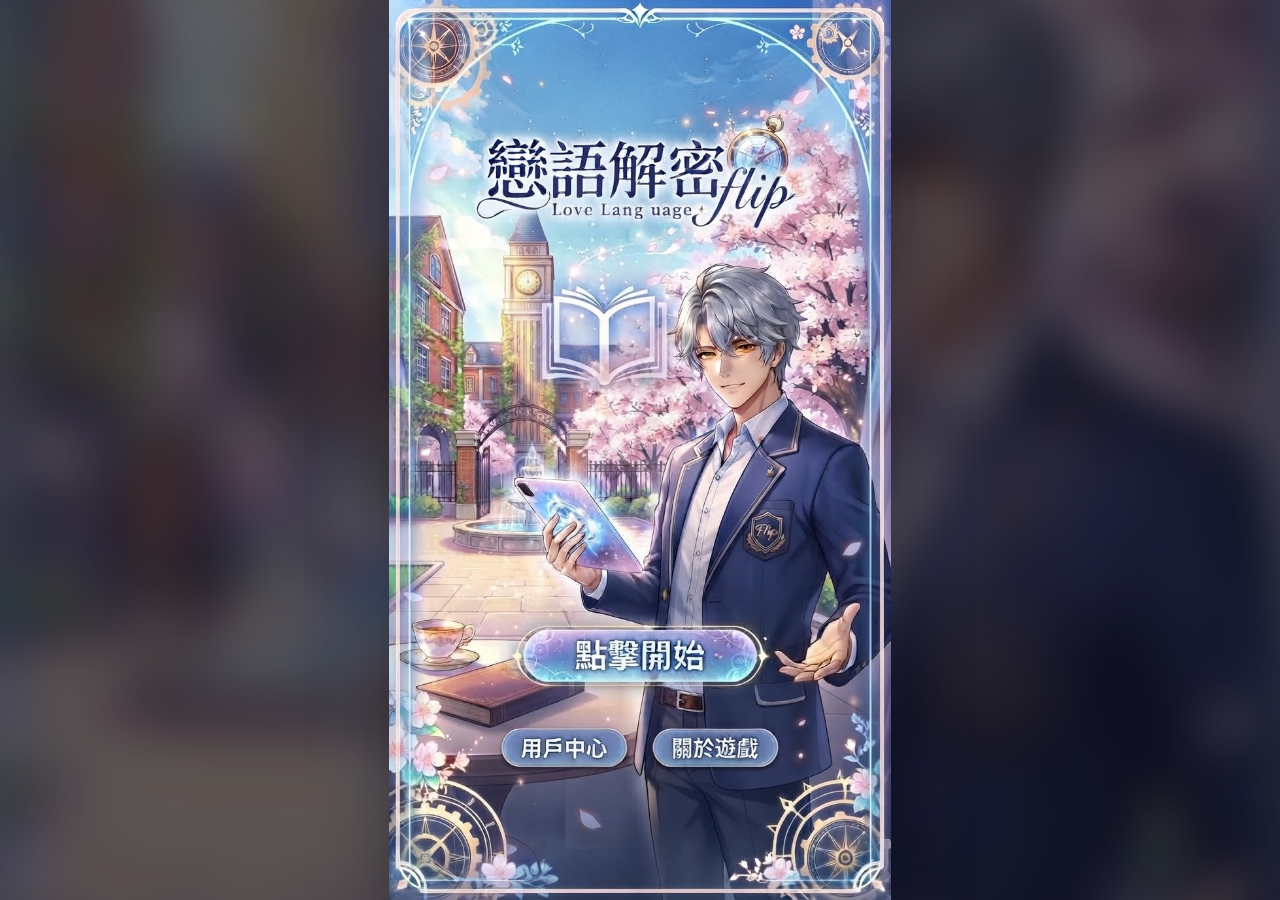
<file: index.html>
<!doctype html>
<html lang="zh-Hant">
<head>
  <meta charset="utf-8">
  <meta name="viewport" content="width=device-width, initial-scale=1">
  <meta name="description" content="戀語解密 Flip!——結合日語學習與乙女故事的遊戲。">
  <meta http-equiv="refresh" content="0; url=game.html">
  <link rel="canonical" href="https://chinchin980717-hash.github.io/game.html">
  <title>戀語解密 Flip!｜日語乙女學習遊戲</title>
  <script>location.replace('./game.html');</script>
</head>
<body>
  <p>正在開啟 <a href="game.html">戀語解密 Flip!</a>……</p>
  <p>如果沒有自動跳轉，請點擊上方連結開始遊戲。</p>
</body>
</html>
</file>
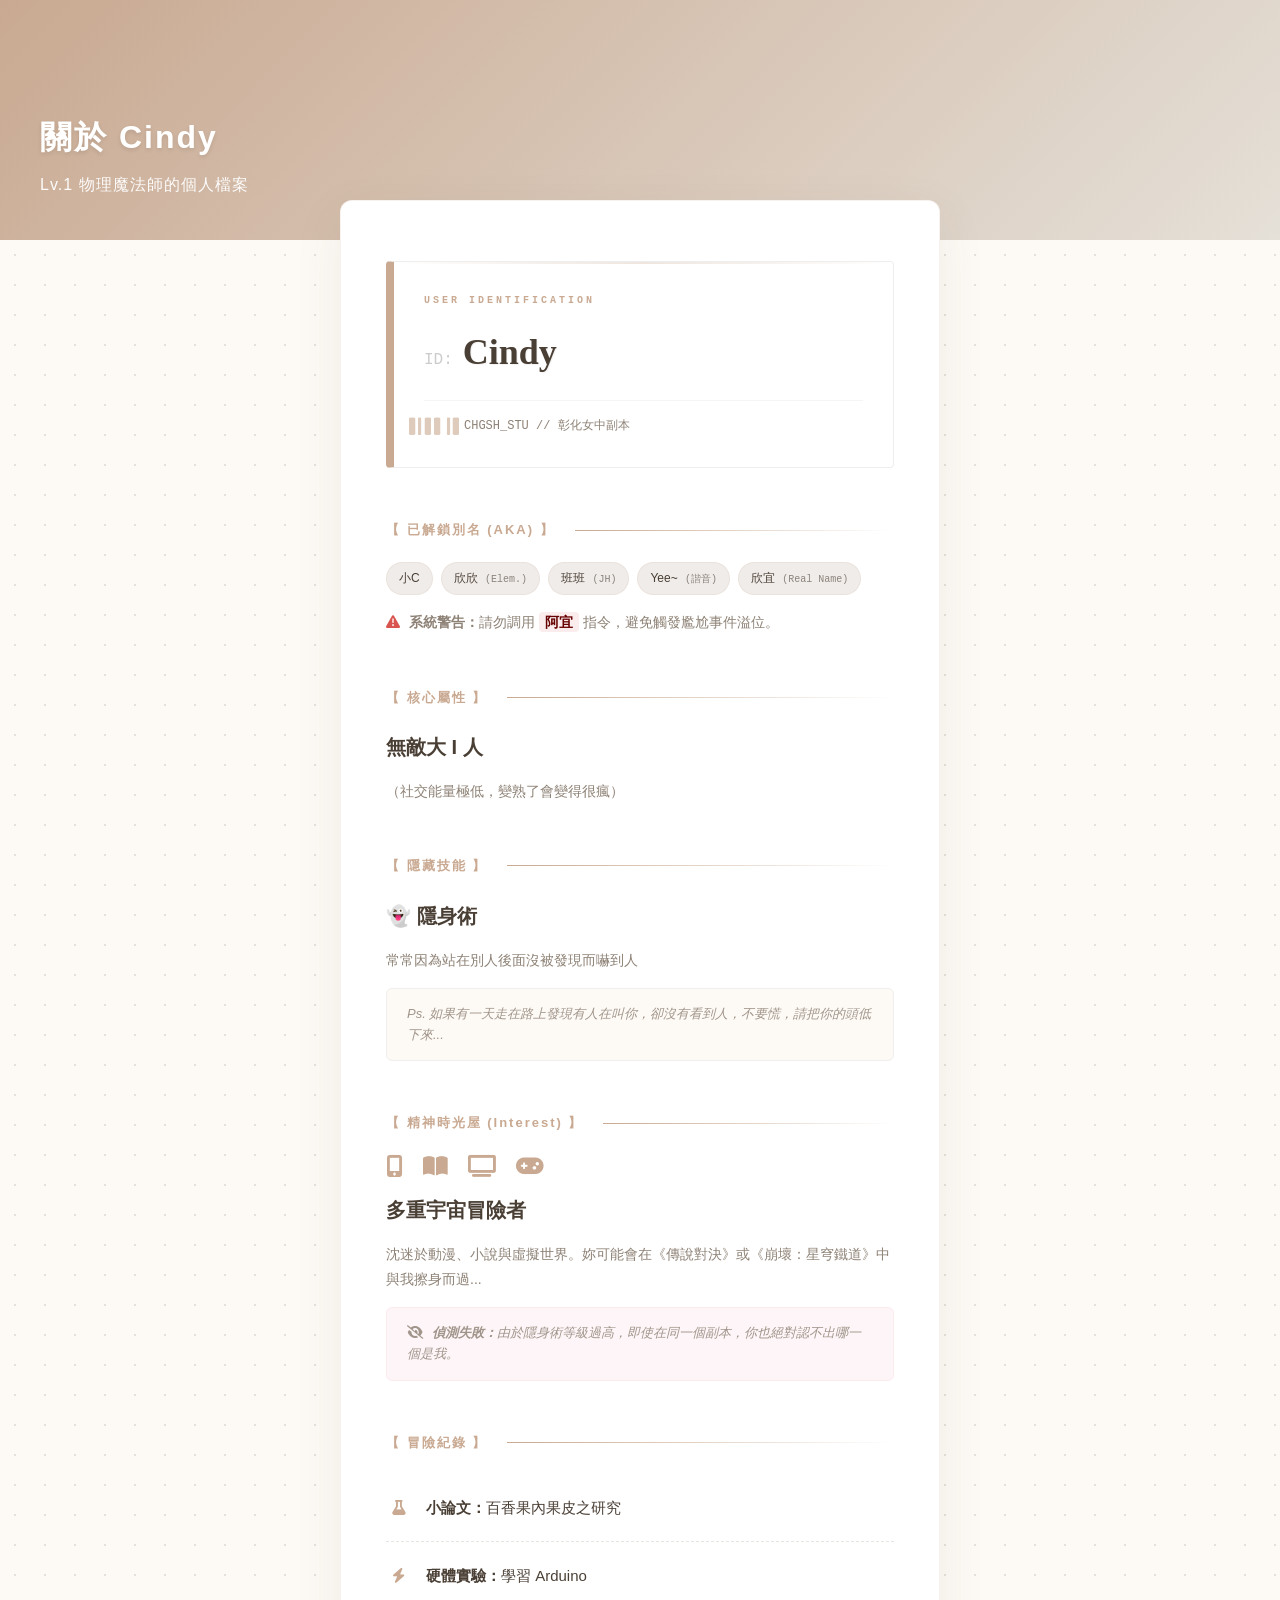
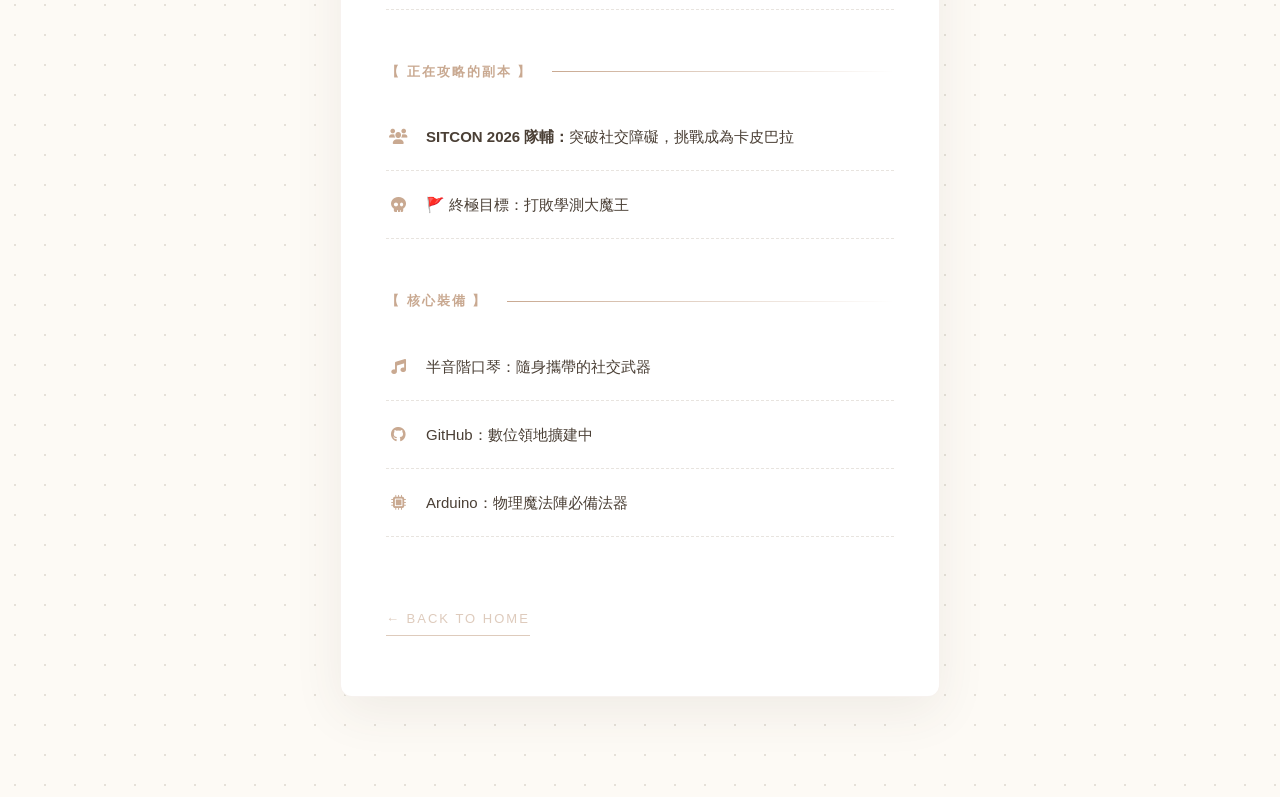
<file: about.html>
<!DOCTYPE html>
<html lang="zh-TW">
<head>
    <meta charset="UTF-8">
    <meta name="viewport" content="width=device-width, initial-scale=1.0">
    <title>About Cindy - 玩家檔案</title>
    <link rel="stylesheet" href="https://cdnjs.cloudflare.com/ajax/libs/font-awesome/6.0.0/css/all.min.css">
    <style>
        :root {
            --bg-color: #fdfaf5;
            --paper-color: #ffffff;
            --text-main: #4a3f35;
            --accent-brown: #c9a991;
            --shadow: rgba(74, 63, 53, 0.08);
            --classroom-bg: linear-gradient(135deg, #c9a991 0%, #e5e0d8 100%);
            /* 🎨 字體設定：新增漂亮的中文字體與強化數位字體 */
            --mono-font: 'Consolas', 'Courier New', monospace; /* 更工整的等寬字體 */
            --fancy-font: 'STKaiti', '華文楷體', 'DFKai-SB', '標楷體', serif; /* 漂亮的書寫感字體 */
        }

        body {
            font-family: 'PingFang TC', 'Microsoft JhengHei', sans-serif;
            margin: 0;
            background: var(--bg-color);
            background-image: radial-gradient(#e5e0d8 1.2px, transparent 1.2px);
            background-size: 30px 30px;
            color: var(--text-main);
            line-height: 1.8;
            overflow-x: hidden;
        }

        .classroom-header {
            width: 100%; height: 240px; background: var(--classroom-bg);
            background-image: url('https://www.transparenttextures.com/patterns/cubes.png'), var(--classroom-bg);
            display: flex; flex-direction: column; justify-content: flex-end;
            padding: 40px; box-sizing: border-box; color: white; position: relative;
        }

        .classroom-header h1 { margin: 0; font-size: 32px; letter-spacing: 2px; text-shadow: 0 2px 4px rgba(0,0,0,0.1); }
        .classroom-header p { margin: 5px 0 0; font-size: 16px; opacity: 0.95; letter-spacing: 1px; }

        .container { max-width: 600px; margin: -40px auto 100px; padding: 0 25px; position: relative; z-index: 2; }

        .player-profile {
            background: var(--paper-color); border-radius: 12px; padding: 60px 45px;
            box-shadow: 0 15px 50px var(--shadow); border: 1px solid rgba(201, 169, 145, 0.15);
            opacity: 0; transform: translateY(30px); transition: all 1s ease-out;
        }

        .player-profile.is-visible { opacity: 1; transform: translateY(0); }

        /* 🪪 數位 ID 識別卡：優化版 */
        .id-card {
            background: #ffffff; padding: 30px; border: 1px solid #eee; border-left: 8px solid var(--accent-brown);
            margin-bottom: 35px; position: relative; overflow: hidden; border-radius: 4px;
        }

        .id-scanner-line {
            position: absolute; top: 0; left: 0; width: 100%; height: 2px;
            background: linear-gradient(to right, transparent, var(--accent-brown), transparent);
            opacity: 0.3; animation: scan 3s linear infinite;
        }

        @keyframes scan { 0% { top: 0; } 100% { top: 100%; } }

        .id-label { font-family: var(--mono-font); font-size: 10px; letter-spacing: 3px; color: var(--accent-brown); font-weight: bold; margin-bottom: 10px; }
        
        .id-main { display: flex; align-items: baseline; gap: 10px; margin-bottom: 15px; }
        .id-prefix { font-family: var(--mono-font); font-size: 16px; color: #ccc; }
        
        /* ✨ 1. Cindy 字體美化：使用更有設計感的書寫字體 */
        .id-name { font-family: var(--fancy-font); font-size: 36px; font-weight: bold; color: var(--text-main); text-shadow: 1px 1px 1px rgba(0,0,0,0.05); }

        .id-location {
            font-family: var(--mono-font); font-size: 12px; color: #8e8276;
            display: flex; align-items: center; border-top: 1px solid #f5f5f5; padding-top: 15px;
            white-space: nowrap; /* ✨ 2. 防止「彰女副本」換行 */
        }

        /* ✨ 3. 條碼美化：圖示拉長，營造出真正的條碼感 */
        .id-location i { font-size: 20px; /* 變高 */ transform: scaleX(2.5); /* 變寬 */ margin-right: 20px; color: var(--accent-brown); opacity: 0.6; }

        .alias-tags { display: flex; flex-wrap: wrap; gap: 8px; margin-top: 12px; }
        .tag { background: #f0ece9; color: var(--text-main); padding: 5px 12px; border-radius: 20px; font-size: 12px; border: 1px solid rgba(201, 169, 145, 0.15); }
        .tag small { opacity: 0.6; font-size: 10px; margin-left: 4px; font-family: var(--mono-font); }

        .section-subtitle {
            font-size: 13px; color: var(--accent-brown); margin: 50px 0 20px;
            display: flex; align-items: center; letter-spacing: 2px; font-weight: bold;
        }
        .section-subtitle::after { content: ""; flex: 1; height: 1px; background: linear-gradient(to right, var(--accent-brown), transparent); margin-left: 20px; }

        .attr-box { margin-bottom: 30px; }
        .attr-text { font-size: 20px; font-weight: 600; margin: 5px 0; }
        .attr-note { font-size: 14px; color: #8e8276; }

        .ps-note {
            font-size: 13px; color: #a1958b; background: #fdfaf5; padding: 15px 20px;
            border-radius: 6px; margin-top: 15px; border: 1px solid #f0efed; font-style: italic; line-height: 1.6;
        }

        .interest-icons { display: flex; gap: 20px; margin: 15px 0; font-size: 22px; color: var(--accent-brown); }

        .content-list { list-style: none; padding: 0; margin: 0; }
        .content-list li { padding: 20px 0; border-bottom: 1px dashed #e8e4df; font-size: 15px; display: flex; align-items: flex-start; }
        .content-list i { margin-top: 6px; margin-right: 15px; color: var(--accent-brown); font-size: 15px; width: 25px; text-align: center; }

        .back-btn {
            display: inline-block; margin-top: 70px; text-decoration: none;
            color: var(--accent-brown); font-size: 13px; letter-spacing: 2px;
            border-bottom: 1px solid var(--accent-brown); padding-bottom: 5px;
            transition: 0.3s; opacity: 0.6;
        }
        .back-btn:hover { opacity: 1; transform: translateX(-10px); }
    </style>
</head>
<body>

    <div class="classroom-header">
        <h1>關於 Cindy</h1>
        <p>Lv.1 物理魔法師的個人檔案</p>
    </div>

    <div class="container">
        <div class="player-profile" id="profileCard">
            
            <div class="id-card">
                <div class="id-scanner-line"></div>
                <div class="id-content">
                    <div class="id-label">USER IDENTIFICATION</div>
                    <div class="id-main">
                        <span class="id-prefix">ID:</span>
                        <span class="id-name">Cindy</span>
                    </div>
                    <div class="id-location">
                        <i class="fas fa-barcode"></i>
                        CHGSH_STU // 彰化女中副本
                    </div>
                </div>
            </div>

            <div class="attr-box">
                <h4 class="section-subtitle">【 已解鎖別名 (AKA) 】</h4>
                <div class="alias-tags">
                    <span class="tag">小C</span>
                    <span class="tag">欣欣 <small>(Elem.)</small></span>
                    <span class="tag">班班 <small>(JH)</small></span>
                    <span class="tag">Yee~ <small>(諧音)</small></span>
                    <span class="tag">欣宜 <small>(Real Name)</small></span>
                </div>
                <p class="attr-note" style="margin-top: 15px;">
                    <i class="fas fa-exclamation-triangle" style="color: #d9534f; margin-right: 5px;"></i>
                    <b>系統警告：</b>請勿調用 <b style="color: #660000; font-weight: bold; background: rgba(217, 83, 79, 0.1); padding: 2px 6px; border-radius: 4px;">阿宜</b> 指令，避免觸發尷尬事件溢位。
                </p>
            </div>

            <div class="attr-box">
                <h4 class="section-subtitle">【 核心屬性 】</h4>
                <p class="attr-text">無敵大 I 人</p>
                <p class="attr-note">（社交能量極低，變熟了會變得很瘋）</p>
            </div>

            <div class="attr-box">
                <h4 class="section-subtitle">【 隱藏技能 】</h4>
                <p class="attr-text">👻 隱身術</p>
                <p class="attr-note">常常因為站在別人後面沒被發現而嚇到人</p>
                <div class="ps-note">
                    Ps. 如果有一天走在路上發現有人在叫你，卻沒有看到人，不要慌，請把你的頭低下來...
                </div>
            </div>

            <div class="attr-box">
                <h4 class="section-subtitle">【 精神時光屋 (Interest) 】</h4>
                <div class="interest-icons">
                    <i class="fas fa-mobile-alt"></i>
                    <i class="fas fa-book-open"></i>
                    <i class="fas fa-tv"></i>
                    <i class="fas fa-gamepad"></i>
                </div>
                <p class="attr-text">多重宇宙冒險者</p>
                <p class="attr-note">
                    沈迷於動漫、小說與虛擬世界。妳可能會在《傳說對決》或《崩壞：星穹鐵道》中與我擦身而過...
                </p>
                <div class="ps-note" style="background: #fdf5f7; border-color: #fbebed;">
                    <i class="fas fa-eye-slash" style="margin-right: 5px;"></i>
                    <b>偵測失敗：</b>由於隱身術等級過高，即使在同一個副本，你也絕對認不出哪一個是我。
                </div>
            </div>

            <div class="achievement-section">
                <h4 class="section-subtitle">【 冒險紀錄 】</h4>
                <ul class="content-list">
                    <li><i class="fas fa-flask"></i> <span><b>小論文：</b>百香果內果皮之研究</span></li>
                    <li><i class="fas fa-bolt"></i> <span><b>硬體實驗：</b>學習 Arduino</span></li>
                </ul>
            </div>

            <div class="quest-section">
                <h4 class="section-subtitle">【 正在攻略的副本 】</h4>
                <ul class="content-list">
                    <li><i class="fas fa-users"></i> <span><b>SITCON 2026 隊輔：</b>突破社交障礙，挑戰成為卡皮巴拉</span></li>
                    <li><i class="fas fa-skull"></i> 🚩 終極目標：打敗學測大魔王</li>
                </ul>
            </div>

            <div class="equipment-section">
                <h4 class="section-subtitle">【 核心裝備 】</h4>
                <ul class="content-list">
                    <li><i class="fas fa-music"></i> 半音階口琴：隨身攜帶的社交武器</li>
                    <li><i class="fab fa-github"></i> GitHub：數位領地擴建中</li>
                    <li><i class="fas fa-microchip"></i> Arduino：物理魔法陣必備法器</li>
                </ul>
            </div>

            <a href="index.html" class="back-btn">← BACK TO HOME</a>
        </div>
    </div>

    <script>
        const card = document.getElementById('profileCard');
        window.addEventListener('load', () => {
            setTimeout(() => { card.classList.add('is-visible'); }, 300);
        });
    </script>
</body>
</html>
</file>
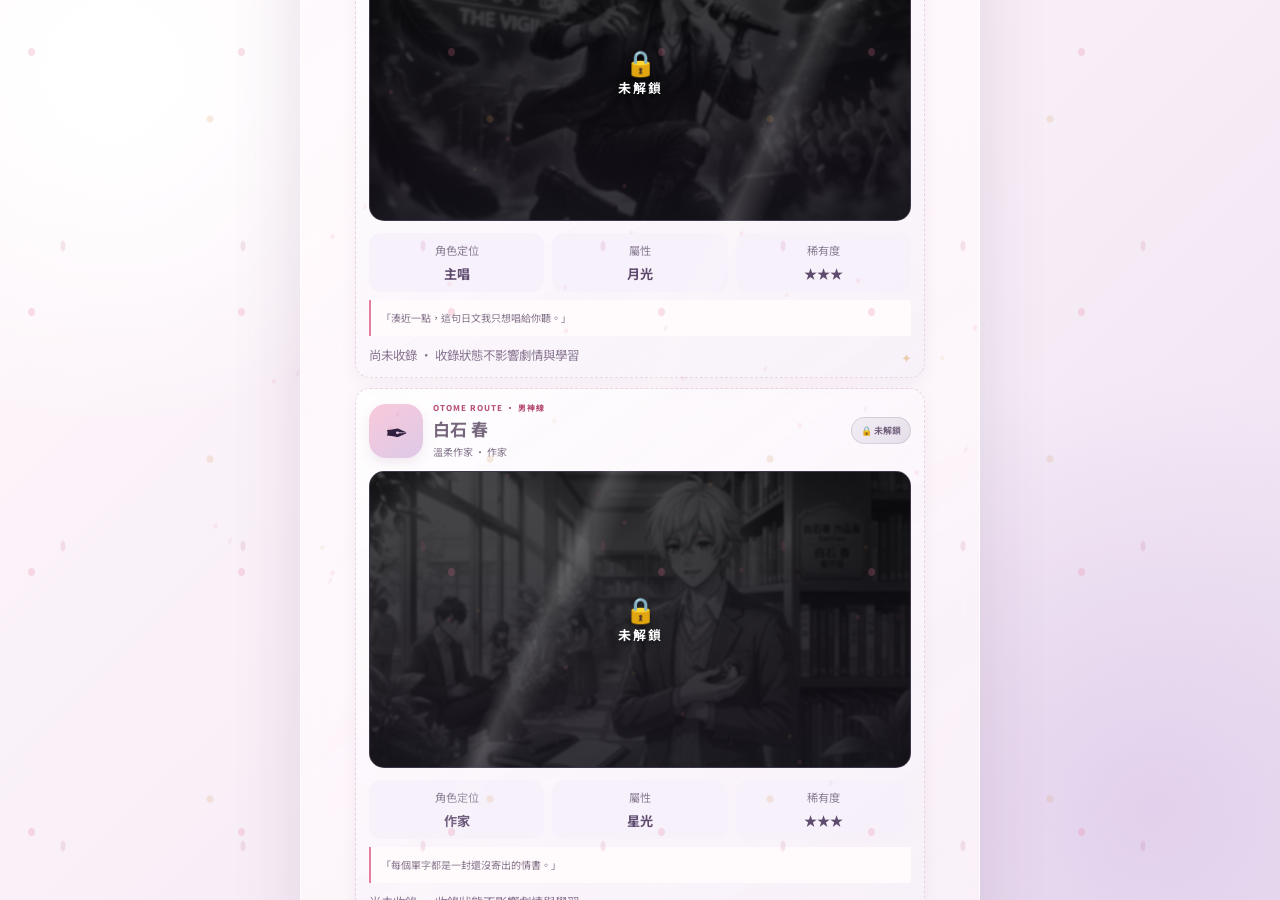
<file: characters.html>
<!doctype html>
<html lang="zh-Hant">
<head>
  <meta charset="UTF-8" />
  <meta name="viewport" content="width=device-width, initial-scale=1.0, viewport-fit=cover" />
  <meta name="description" content="戀語解密 Flip! 純角色資料圖鑑與收錄狀態" />
  <title>角色圖鑑｜戀語解密 Flip!</title>
  <link rel="stylesheet" href="game.css?v=0.31.6-mobile-fullscreen-r1" />
  <meta name="theme-color" content="#f2e9f4" />
</head>
<body>
  <div class="petals" aria-hidden="true"></div>
  <main class="app-shell">
    <section class="screen is-active" aria-labelledby="codex-title">
      <div class="panel codex-panel">
        <div class="page-brand">FLIP <span>恋</span><small>戀語解密 · SCHOOL HEART</small></div>
        <button class="text-btn back-link" id="back-button" type="button">← 返回主畫面</button>
        <div class="section-heading"><p class="eyebrow">CHARACTER CODEX / COLLECTION</p><h1 id="codex-title">角色圖鑑</h1><p>純粹瀏覽角色資料；收錄狀態只看招募收藏，不影響劇情、日語學習或角色養成。</p></div>
        <div class="codex-summary"><span>已收錄 <strong id="owned-count">0</strong> / <b id="total-count">0</b></span><span>收錄率 <strong id="collection-rate">0%</strong></span></div>
        <div class="codex-tabs" role="tablist" aria-label="角色分類"><button class="codex-tab active" data-filter="all" type="button">全部</button><button class="codex-tab" data-filter="male" type="button">男神線</button><button class="codex-tab" data-filter="female" type="button">女神線</button></div>
        <div id="character-codex-grid" class="character-codex-grid"></div>
      </div>
    </section>
  </main>
  <script src="data/characters.js?v=0.30.0-codex-r2"></script>
  <script src="characters.js?v=0.30.0-codex-r1"></script>
</body>
</html>
</file>
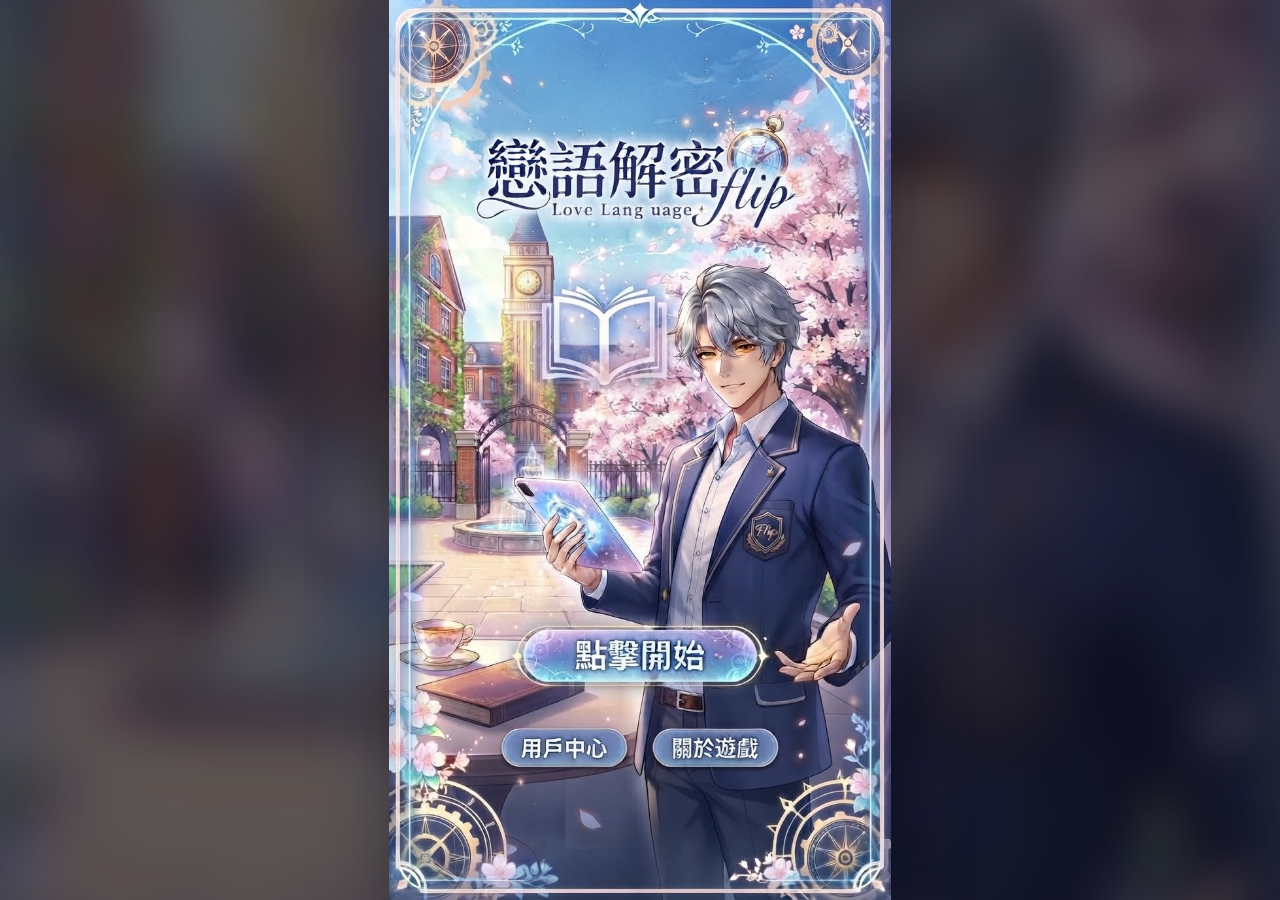
<file: game.html>
<!doctype html>
<html lang="zh-Hant">
<head>
  <meta charset="UTF-8" />
  <meta name="viewport" content="width=device-width, initial-scale=1.0, viewport-fit=cover" />
  <meta name="description" content="戀語解密 Flip! 日語乙女學習遊戲" />
  <title>戀語解密 Flip!｜日語乙女學習遊戲</title>
  <link rel="stylesheet" href="game.css?v=0.33.0-navigation-r4" />
  <meta name="theme-color" content="#f2e9f4" />
</head>
<body>
  <div class="petals" aria-hidden="true"></div>
  <div id="intro-overlay" class="intro-overlay" role="dialog" aria-modal="true" aria-label="戀語解密遊戲開場">
    <div class="intro-art-stage" id="intro-art-stage">
      <img class="intro-art" src="assets/start-screen.jpg" alt="戀語解密 Flip! 校園櫻花開場插畫，含點擊開始、用戶中心與關於遊戲選項" draggable="false" />
      <button id="enter-btn" class="intro-hotspot intro-hotspot-start" type="button" aria-label="點擊開始遊戲"></button>
      <button id="intro-user-center-btn" class="intro-hotspot intro-hotspot-user" type="button" aria-label="開啟用戶中心"></button>
      <button id="intro-about-btn" class="intro-hotspot intro-hotspot-about" type="button" aria-label="查看關於遊戲"></button>
    </div>
    <section class="intro-dialog" id="intro-user-center-panel" aria-labelledby="intro-user-center-title" hidden>
      <p class="eyebrow">PLAYER CENTER</p><h2 id="intro-user-center-title">用戶中心</h2>
      <div class="intro-profile-list"><span>主角稱呼</span><strong id="intro-profile-name">主角</strong><span>存檔模式</span><strong id="intro-profile-status">尚未開始遊客模式</strong><span>主角等級</span><strong id="intro-profile-level">Lv.1</strong><span>主角經驗</span><strong id="intro-profile-exp">0 / 100 EXP</strong></div>
      <p class="intro-dialog-note" id="intro-profile-note">遊客進度只保存在這個瀏覽器，不會上傳或跨裝置同步。</p>
      <button class="account-login-disabled" type="button" disabled>帳號登入 <span>之後推出</span></button>
      <button class="primary-btn wide intro-dialog-back" id="intro-user-center-back" type="button">返回開始畫面</button>
    </section>
    <section class="intro-dialog" id="intro-about-panel" aria-labelledby="intro-about-title" hidden>
      <p class="eyebrow">ABOUT THE GAME</p><h2 id="intro-about-title">關於遊戲</h2>
      <p>《戀語解密 Flip!》是一款結合日語學習、乙女劇情、角色養成與章節冒險的遊戲。</p>
      <p>為主角設定專屬稱呼，透過日語課程和故事關卡累積主角經驗，也和喜歡的伴學角色一起成長。</p>
      <p class="intro-dialog-note">本機遊客存檔目前只保存在此瀏覽器。正式帳號與雲端同步將於後續版本推出。</p>
      <button class="primary-btn wide intro-dialog-back" id="intro-about-back" type="button">返回開始畫面</button>
    </section>
  </div>

  <main class="app-shell">
    <section id="login-screen" class="screen is-active" aria-labelledby="login-title">
      <div class="panel guest-login-panel">
        <div class="guest-login-mark" aria-hidden="true">✦</div>
        <p class="eyebrow">LOCAL GUEST PROFILE</p>
        <h1 id="login-title">先以遊客身分開始</h1>
        <p class="guest-login-copy">不用註冊，現在就能繼續你的故事。</p>
        <div class="guest-storage-card">
          <span aria-hidden="true">▣</span>
          <div><strong>本機遊客存檔</strong><small>進度會保存在這個瀏覽器，不會上傳或跨裝置同步。</small></div>
        </div>
        <button class="primary-btn wide guest-login-btn" id="guest-login-btn" type="button">以遊客身分開始 <span>→</span></button>
        <p id="guest-login-error" class="guest-login-error" role="alert" hidden>無法保存遊客登入狀態，請允許此網站使用本機儲存空間後再試一次。</p>
        <div class="account-login-later">
          <button class="account-login-disabled" type="button" disabled aria-describedby="account-login-note">帳號登入 <span>之後推出</span></button>
          <small id="account-login-note">正式帳號與雲端同步功能會在後續版本加入。</small>
        </div>
      </div>
    </section>

    <section id="title-screen" class="screen home-screen" aria-labelledby="game-title">
      <div class="home-hub">
        <header class="home-topbar">
          <div class="home-player-info">
            <div class="home-avatar-frame" id="home-avatar-frame" aria-label="目前伴學角色與主角經驗">
              <span class="home-avatar-fallback" id="home-avatar-fallback">♛</span>
              <img class="home-avatar-portrait" id="home-avatar-portrait" alt="" hidden />
              <span class="home-avatar-level" id="home-avatar-level">Lv.1</span>
              <span class="home-avatar-exp-track" role="progressbar" aria-label="主角升級經驗進度" aria-valuemin="0" aria-valuemax="100" aria-valuenow="0"><i id="home-avatar-exp-bar"></i></span>
            </div>
            <div><strong id="home-player-name">主角</strong><small id="guest-status-badge" class="guest-status-badge" hidden>本機遊客</small><small class="home-avatar-exp-label" id="home-avatar-exp-label">0 / 100 EXP</small></div>
          </div>
          <div class="home-resources" aria-label="目前資源"><span title="星願幣">💎 <b id="home-coins">0</b></span><span title="冒險能量">⚡ <b id="home-energy">10</b></span><span title="角色抽獎券">♛ <b id="home-character-tickets">0</b></span><span title="裝備抽獎券">✉ <b id="home-equipment-tickets">0</b></span></div>
          <div class="home-top-actions"><a class="home-icon-btn home-codex-shortcut" href="characters.html" aria-label="角色圖鑑" title="角色圖鑑">🎴<span>角色圖鑑</span></a><button class="home-icon-btn" id="home-checkin-btn" type="button" aria-label="每日簽到" title="每日簽到">🎁</button><button class="home-icon-btn" id="settings-toggle" type="button" aria-label="開啟設定" title="設定">⚙</button></div>
        </header>
        <section class="home-companion-stage" aria-label="伴學角色">
          <button class="home-speech-bubble" id="home-speech-bubble" type="button" aria-label="聽取伴學角色的話"><small id="home-companion-name">涼宮 蓮 · 傲嬌學霸</small><strong id="home-companion-speech">「哼，發呆什麼？今天也來複習日文吧。」</strong><span>點一下聽他說話</span></button>
          <div class="home-portrait-wrap" id="home-portrait-wrap"><span class="home-portrait-fallback" id="home-portrait-fallback">♛</span><img class="home-companion-portrait" id="home-companion-portrait" alt="" hidden /></div>
          <div class="home-stage-caption"><p class="eyebrow">MY SCHOOL HEART · AFTER CLASS</p><h1 id="game-title">放學後的秘密基地</h1><p>選一個目的地，和伴學夥伴一起出發。</p></div>
        </section>
        <nav class="home-bottom-dock" aria-label="主選單">
          <div class="home-main-ctas">
            <button class="home-cta home-cta-story" id="home-story-btn" type="button">🗺️ 校園探索地圖<small>前往不同地點，解鎖故事與挑戰</small></button>
            <button class="home-cta home-cta-learning" id="home-learning-btn" type="button">⚡ 純淨課程學習<small>專注翻牌練習日語</small></button>
          </div>
          <div class="home-submenu-grid">
            <button class="home-submenu-item" type="button" data-menu-action="characters"><span>👥</span><small>角色養成</small></button>
            <a class="home-submenu-item" href="recruit.html"><span>🛍️</span><small>角色招募</small></a>
            <button class="home-submenu-item" type="button" data-menu-action="mailbox"><span>✉️</span><small>郵箱</small></button>
            <button class="home-submenu-item" type="button" data-menu-action="study-book"><span>📖</span><small>錯題本</small></button>
          </div>
        </nav>
        <p class="version-label home-version" id="version-label">Version v0.33.0</p>
      </div>
    </section>

    <section id="roster-screen" class="screen" aria-labelledby="roster-title">
      <div class="panel roster-panel">
        <button class="text-btn back-to-title" id="roster-home-btn" type="button">← 返回主畫面</button>
        <div class="section-heading"><p class="eyebrow">BASE / CHARACTER ROSTER</p><h2 id="roster-title">角色養成</h2><p>每一位伴學夥伴都可以培養，陪你一起變強。</p></div>
        <div class="roster-summary"><span>持有角色 <strong id="roster-count">0</strong></span><span>目前隊長 <strong id="roster-leader">涼宮 蓮</strong></span></div>
        <div id="roster-grid" class="roster-grid"></div>
      </div>
    </section>

    <section id="character-screen" class="screen" aria-labelledby="character-title">
      <div class="panel character-panel">
        <button class="text-btn" id="character-back-btn" type="button">← 返回角色列表</button>
        <div class="character-hero"><div class="detail-avatar" id="detail-avatar">♛</div><div class="detail-heading"><p class="eyebrow" id="detail-route">OTOME ROUTE</p><h2 id="character-title">涼宮 蓮</h2><p id="detail-tag">傲嬌學霸 · 攻擊型</p><div class="rarity" id="detail-rarity">★★★</div></div></div>
        <img id="detail-art" class="character-detail-art" alt="" hidden>
        <div class="affection-card"><div><span>Lv.<strong id="detail-level">1</strong></span><span id="detail-exp-label">經驗 0 / 100</span></div><div class="detail-progress"><i id="detail-exp-bar"></i></div><div><span>好感度</span><strong id="detail-affection">0</strong></div><div class="detail-progress affection-progress"><i id="detail-affection-bar"></i></div></div>
        <p class="detail-quote" id="detail-quote">別誤會了，我只是順便幫你複習日文而已！</p>
        <div class="stat-grid" id="detail-stats"></div>
        <div class="skill-card"><span class="skill-icon">✦</span><div><small>專屬技能</small><strong id="detail-skill-name">犀利解答</strong><p id="detail-skill-description">答對日語題目後，下一次攻擊傷害提升。</p></div></div>
        <div class="equipment-section">
          <div class="equipment-heading"><div><p class="eyebrow">LOADOUT / EQUIPMENT</p><h3>裝備欄</h3></div><span id="equipment-power">戰力 0</span></div>
          <p class="equipment-note" id="equipment-note">裝備會在答題戰鬥中立即生效。</p>
          <div id="equipment-list" class="equipment-list"></div>
          <div id="equipment-inventory" class="equipment-inventory"></div>
        </div>
        <button class="primary-btn wide" id="detail-train-btn" type="button">使用學習經驗升級 <span>＋</span></button>
        <p class="detail-note" id="detail-train-note">完成日語課程後，就能獲得角色經驗。</p>
      </div>
    </section>

    <section id="world-map-screen" class="screen" aria-labelledby="world-map-title">
      <div class="world-map-panel">
        <header class="world-map-topbar"><button class="text-btn" id="world-map-home-btn" type="button">← 返回主畫面</button><span class="world-map-season">放學後 · DAY 01</span></header>
        <div class="world-map-heading"><p class="eyebrow">SCHOOL HEART / EXPLORATION</p><h2 id="world-map-title">星之祈學園</h2><p>選擇今天想和伴學夥伴一起前往的地方。</p></div>
        <div class="campus-map-art" aria-label="星之祈學園校園地圖">
          <div class="campus-sun">✦</div><div class="campus-cloud cloud-one"></div><div class="campus-cloud cloud-two"></div><div class="campus-path path-main"></div><div class="campus-path path-side"></div>
          <button class="campus-location library" data-world-location="library" type="button"><span class="location-emoji">📚</span><strong>舊圖書室</strong><small>日語解密與關卡</small></button>
          <button class="campus-location courtyard" data-world-location="courtyard" type="button"><span class="location-emoji">🌸</span><strong>櫻花中庭</strong><small>伴學故事與邂逅</small></button>
          <button class="campus-location shrine" data-world-location="shrine" type="button"><span class="location-emoji">⛩️</span><strong>月影神社</strong><small>祈願與特殊角色</small></button>
          <button class="campus-location club" data-world-location="club" type="button"><span class="location-emoji">🎨</span><strong>社團大樓</strong><small>角色養成與羈絆</small></button>
          <span class="campus-map-label label-gate">星之祈學園</span>
        </div>
        <div class="world-map-detail" id="world-map-detail"><div><p class="eyebrow">SELECT A LOCATION</p><strong>選擇一個地點開始探索</strong><small>每個地點都有不同的故事、學習或角色內容。</small></div><button class="primary-btn" id="world-map-enter-btn" type="button" disabled>前往地點 <span>→</span></button></div>
      </div>
    </section>
    <section id="map-screen" class="screen" aria-labelledby="map-title">
      <div class="panel map-panel">
        <button class="text-btn" id="map-home-btn" type="button">← 返回主畫面</button>
        <div class="section-heading"><p class="eyebrow">ADVENTURE / CHAPTER 01</p><h2 id="map-title">櫻花校舍</h2><p>沿著放學後的路線前進，完成日語挑戰。</p></div>
        <div class="map-status"><span>出擊體力 <strong id="map-energy">10 / 10</strong></span><span>下次恢復 <strong id="map-energy-timer" aria-label="下一點體力恢復倒數">已滿</strong></span><span>角色券 / 裝備券 <strong id="map-tickets">0 / 0</strong></span></div><div class="energy-recovery" aria-live="polite"><div class="energy-recovery-track"><span id="map-energy-progress"></span></div><small id="map-energy-note">體力已滿，可繼續出擊</small></div>
        <div class="relic-loadout-card"><div class="equipment-heading"><div><p class="eyebrow">PARTY PASSIVE</p><h3>隊伍聖物</h3></div><span>最多 2 個</span></div><p class="equipment-note">聖物效果會在整場戰鬥中生效。</p><div id="relic-loadout" class="relic-loadout"></div></div>
        <div id="map-path" class="map-path"></div>
        <div id="map-detail" class="map-detail"><strong>選擇一個關卡節點</strong><small>完成關卡後會解鎖下一段路線。</small></div>
        <button class="primary-btn wide" id="map-enter-btn" type="button" disabled>選擇節點後出擊 <span>→</span></button>
      </div>
    </section>

    <section id="select-screen" class="screen" aria-labelledby="select-title">
      <div class="panel select-panel">
        <button class="text-btn back-to-title" type="button">← 返回主畫面</button>
        <div class="section-heading"><p class="eyebrow">STEP 01 / 選擇伴學路線</p><h2 id="select-title">今天想和誰一起學習？</h2><p>選一位伴學夥伴，開始你的日語心動路線。</p></div>
        <div class="route-tabs" role="tablist" aria-label="角色路線">
          <button class="route-tab active" data-route="male" role="tab">🌸 男神線 <small>Otome</small></button>
          <button class="route-tab" data-route="female" role="tab">🌺 女神線 <small>Galgame</small></button>
        </div>
        <div id="character-grid" class="character-grid"></div>
        <div class="selected-preview"><span id="selected-avatar">♛</span><div><strong id="selected-name">涼宮 蓮</strong><small id="selected-tag">傲嬌學霸 · 「別誤會，我只是順便教你。」</small></div></div>
        <button class="primary-btn wide" id="practice-btn">確認伴學，選擇劇情關卡 <span>→</span></button>
      </div>
    </section>

    <section id="story-map-screen" class="screen" aria-labelledby="story-map-title">
      <div class="panel story-map-panel">
        <header class="story-map-header"><button class="text-btn" id="story-map-back-btn" type="button">← 返回伴學選擇</button><span id="story-map-character">伴學夥伴</span></header>
        <div class="section-heading"><p class="eyebrow">MAIN STORY / CHAPTER MAP</p><h2 id="story-map-title">劇情章節地圖</h2><p>逐節解開日文線索，完成關卡後開啟下一個節點。</p></div>
        <div id="story-chapter-tabs" class="story-chapter-tabs" role="tablist" aria-label="劇情章節"></div>
        <div class="story-map-summary"><div><p class="eyebrow" id="story-chapter-kicker">CHAPTER 01</p><strong id="story-chapter-heading">櫻花校舍篇</strong></div><span id="story-chapter-progress">0 / 5 節已通關</span><p id="story-chapter-description"></p></div>
        <div id="story-level-map" class="story-level-map" aria-label="劇情關卡節點"></div>
        <div id="story-node-detail" class="map-detail"><strong>選擇一個劇情節點</strong><small>完成關卡後會解鎖下一節。</small></div>
        <button class="primary-btn wide" id="story-node-enter-btn" type="button" disabled>選擇節點後進入 <span>→</span></button>
        <p class="story-map-note">每個節點包含故事對話與一輪日語翻牌，不消耗冒險體力。已通關節點可以重玩。</p>
      </div>
    </section>

    <section id="story-screen" class="screen" aria-labelledby="story-title">
      <div class="panel story-panel">
        <header class="story-header"><button class="text-btn" id="story-back-btn" type="button">← 返回章節地圖</button><span id="story-chapter-label">CHAPTER 01 · PROLOGUE</span></header>
        <div class="story-progress"><i id="story-progress-bar"></i></div>
        <div class="story-scene-meta"><span id="story-location">櫻花校舍 · 放學後</span><span id="story-progress-label">SCENE 01 / 05</span></div>
        <div class="story-visual" id="story-visual"><img id="story-art" class="story-art" alt="" hidden><div class="story-orbit orbit-a">✦</div><div class="story-orbit orbit-b">✧</div><div class="story-portrait" id="story-portrait">✦</div><span class="story-petal">✿</span><span class="story-petal petal-two">✧</span></div>
        <p class="eyebrow">CHAPTER 01 · FIRST SIGNAL</p><h2 id="story-title">放學後的第一個暗號</h2>
        <div class="story-dialogue"><span class="story-speaker" id="story-speaker">旁白</span><p id="story-text"></p></div>
        <div id="story-choices" class="story-choices"></div>
        <button class="primary-btn wide story-next" id="story-next-btn" type="button" hidden>繼續 <span>→</span></button>
        <p class="story-hint">閱讀完本節劇情後，完成日語翻牌即可通關並解鎖下一節點。</p>
      </div>
    </section>

    <section id="player-name-screen" class="screen" aria-labelledby="player-name-title">
      <div class="panel player-name-panel">
        <div class="name-entry-mark" aria-hidden="true">✦</div>
        <p class="eyebrow">A LITTLE NOTE · PLAYER PROFILE</p>
        <h2 id="player-name-title">請問我該怎麼稱呼你呢……？</h2>
        <p class="name-entry-copy">從現在開始，這個名字會出現在你們的故事裡。</p>
        <form id="player-name-form" class="player-name-form" novalidate>
          <label for="player-name-input">你的姓名或暱稱</label>
          <input id="player-name-input" name="nickname" type="text" maxlength="12" autocomplete="nickname" placeholder="輸入想在故事中使用的稱呼" required />
          <small class="name-entry-private">最多 12 個字，只保存在這個瀏覽器，不會傳送出去。</small>
          <p id="player-name-error" class="player-name-error" role="alert" hidden>請輸入 1–12 個字的稱呼。</p>
          <button class="primary-btn wide" type="submit">就這樣稱呼我 <span>→</span></button>
        </form>
      </div>
    </section>

    <section id="game-screen" class="screen" aria-labelledby="game-heading">
      <div class="game-panel">
        <header class="game-header"><button class="text-btn" id="quit-btn" type="button">← 離開</button><div class="progress-wrap"><span id="progress-label">解密進度 0 / 6</span><div class="progress"><i id="progress-bar"></i></div></div><div class="score-badge">Combo <strong id="combo">0</strong></div></header>
        <div class="game-toolbar"><span id="mode-badge" class="mode-badge">📖 主線解密劇情</span><button class="mode-switch" id="mode-switch" type="button">切換模式</button><button class="sound-btn" id="sound-btn" type="button">🔊 <span>發音開</span></button></div>
        <div class="scene-meta"><span id="scene-location">放學後的圖書館</span><span>好感度 <i id="affection-bar"><b></b></i><strong id="affection-value">0</strong></span></div>
        <div class="dialogue-section"><div class="partner-portrait" id="partner-avatar">♛</div><div class="dialogue-box"><div class="partner-title" id="partner-title">涼宮 蓮 · 傲嬌學霸</div><div class="dialogue-text"><span id="dialogue-content">準備好了嗎？翻開卡牌，讓我看看你的日文實力吧！</span><button class="tts-icon" id="dialogue-sound" type="button" aria-label="播放對話">🔊</button></div></div></div>
        <div id="choice-box" class="choice-box" aria-label="對話選項"><p>你會怎麼回應？</p><div><button type="button" data-choice="study">「那就請你教我吧。」</button><button type="button" data-choice="tease">「我才不會輸給你呢。」</button></div></div>
        <div id="message" class="message" role="status" aria-live="polite">先翻開一張卡牌，找出命運中的另一半。</div>
        <div id="card-grid" class="card-grid" aria-label="日語單字卡牌"></div>
        <p class="game-tip">翻到日文卡會播放日語發音；配對成功時，伴學夥伴會給你一句鼓勵。</p>
      </div>
    </section>

    <section id="battle-screen" class="screen" aria-labelledby="battle-title">
      <div class="panel battle-panel">
        <header class="battle-header"><button class="text-btn" id="battle-home-btn" type="button">← 返回地圖</button><span class="battle-stage" id="battle-stage-label">STAGE 01</span><span id="turn-label">TURN 1</span></header>
        <div class="battle-arena" id="battle-arena"><div class="battle-vfx" id="battle-vfx" aria-hidden="true"></div><div class="enemy-side"><span class="enemy-sprite" id="enemy-sprite">🌫️</span><strong id="enemy-name">忘卻迷霧</strong><div class="hp-track"><i id="enemy-hp-bar"></i></div><small>HP <b id="enemy-hp">100</b> / <span id="enemy-max-hp">100</span></small></div><div class="vs-mark">VS</div><div class="party-side"><span class="party-sprite" id="battle-avatar">♛</span><strong id="battle-active-name">涼宮 蓮</strong><div class="hp-track ally"><i id="ally-hp-bar"></i></div><small>HP <b id="ally-hp">100</b> / <span id="ally-max-hp">100</span></small></div></div>
        <div id="battle-log" class="battle-log" role="status" aria-live="polite">答對日語問題，就能發動角色能力！</div>
        <div id="battle-relics" class="battle-relics"></div>
        <div class="battle-question"><p class="eyebrow">日語戰鬥指令 · 請選擇正確答案</p><h2 id="battle-title">「好き」的意思是？</h2><p id="battle-study-note" class="battle-study-note">題型：單字意思 · 熟練度 0%</p><button id="battle-question-speak" class="question-speak-btn" type="button" hidden>🔊 重播日語</button><div id="battle-answers" class="answer-grid"></div></div>
        <div class="party-switch-title">選擇出戰角色</div><div class="party-switch" id="party-switch"></div>
        <div class="battle-result" id="battle-result" hidden><strong id="battle-result-title">關卡勝利！</strong><small id="battle-result-copy">獲得角色經驗與獎勵。</small><div class="battle-loot" id="battle-loot" aria-live="polite"></div><button class="primary-btn wide" id="battle-result-btn" type="button">返回地圖 <span>→</span></button></div>
      </div>
    </section>

    <section id="result-screen" class="screen" aria-labelledby="result-title"><div class="panel result-panel"><div class="result-sparkle">✦</div><p class="eyebrow">CHAPTER CLEAR · 心動解密完成</p><h2 id="result-title">他（她）的心意，聽見了嗎？</h2><p class="result-copy" id="result-copy">這一輪的單字都配對完成了。把剛剛遇到的詞再念一次吧。</p><div class="result-stats"><span><strong id="final-combo">0</strong><small>最高連續</small></span><span><strong id="final-time">0</strong><small>秒完成</small></span><span><strong id="final-affection">+0</strong><small>心動值</small></span></div><button class="primary-btn wide" id="again-btn">再解密一次 <span>↻</span></button><button class="text-btn" id="story-map-return-btn" type="button" hidden>回到章節地圖 →</button><button class="text-btn" id="result-character-btn" type="button">查看角色成長 →</button><button class="text-btn" id="result-home-btn" type="button">回到首頁</button></div></section>
    <section id="checkin-screen" class="screen" aria-labelledby="daily-login-title">
      <div class="panel checkin-panel">
        <button class="text-btn" id="checkin-home-btn" type="button">← 返回主畫面</button>
        <div class="section-heading"><p class="eyebrow">WEEKLY CHECK-IN / LOCAL GUEST</p><h2>七日簽到</h2><p>週一固定為 Day 1、週日為 Day 7；每天只可領取當日獎勵，漏簽不補。週日會寄送隨機抽獎箱至郵箱。</p></div>
        <div class="checkin-cycle-summary"><span>本週簽到進度</span><strong id="checkin-cycle-label">0 / 7</strong></div>
        <div id="daily-login-days" class="daily-login-days" aria-label="七日簽到表"></div>
        <section class="daily-login-card" id="daily-login-card" aria-labelledby="daily-login-title">
          <div class="daily-login-heading"><div><p class="eyebrow">WEEKLY CHECK-IN / SUNDAY BOX</p><h2 id="daily-login-title">本週簽到獎勵</h2></div><span class="daily-coin-pill">星願幣 <strong id="daily-wish-coins">0</strong></span></div>
          <p id="daily-status" class="daily-status" aria-live="polite">今日簽到獎勵會寄到郵箱。</p>
          <p class="checkin-box-note">週日抽獎箱獎池（七種結果各 1/7）</p>
          <div class="daily-login-rewards"><span>角色抽獎券 ×1 · 1/7</span><span>裝備抽獎券 ×1 · 1/7</span><span>能量飲料 ×1 · 1/7</span><span>能量飲料 ×2 · 1/7</span><span>能量飲料 ×3 · 1/7</span><span>能量飲料 ×4 · 1/7</span><span>能量飲料 ×5 · 1/7</span></div>
          <button class="primary-btn wide daily-claim-btn" id="daily-claim-btn" type="button">簽到並寄送今日獎勵</button>
          <small class="local-save-note">以此瀏覽器的本機日期計算，週一為 Day 1；漏簽不補簽，進度不會跨裝置同步。</small>
        </section>
      </div>
    </section>
    <section id="mailbox-screen" class="screen" aria-labelledby="mailbox-title">
      <div class="panel mailbox-panel">
        <button class="text-btn" id="mailbox-home-btn" type="button">← 返回主畫面</button>
        <div class="section-heading"><p class="eyebrow">MAILBOX / REWARDS</p><h2 id="mailbox-title">郵箱</h2><p>每日簽到獎勵寄送至此；領取後會加入對應資源或背包。週日抽獎箱需到背包開啟。</p></div>
        <div class="mailbox-toolbar"><span id="mailbox-pending-count">0 封待領 · 共 0 封</span><button class="secondary-btn" id="mailbox-claim-all-btn" type="button" disabled>全部領取</button></div>
        <div id="mailbox-list" class="mailbox-list"></div>
        <p class="local-save-note">郵件和獎勵只保存在這個瀏覽器。</p>
      </div>
    </section>
    <section id="inventory-screen" class="screen" aria-labelledby="inventory-title">
      <div class="panel inventory-panel">
        <button class="text-btn" id="inventory-home-btn" type="button">← 返回主畫面</button>
        <div class="section-heading"><p class="eyebrow">PLAYER INVENTORY / LOCAL ITEMS</p><h2 id="inventory-title">背包</h2><p>查看週日隨機箱、能量飲料、兩種招募券、記憶碎片、星願幣及已收集裝備。</p></div>
        <p id="inventory-result" class="inventory-result" role="status" aria-live="polite"></p>
        <div id="inventory-grid" class="inventory-content"></div>
        <p class="local-save-note">背包資料只保存在這個瀏覽器；招募券可前往「劇情招募」使用，能量飲料可恢復冒險能量。</p>
      </div>
    </section>
    <section id="study-book-screen" class="screen" aria-labelledby="study-book-title">
      <div class="panel inventory-panel study-book-panel">
        <button class="text-btn" id="study-book-home-btn" type="button">← 返回主畫面</button>
        <div class="section-heading"><p class="eyebrow">STUDY REVIEW / LOCAL PROGRESS</p><h2 id="study-book-title">錯題本</h2><p>查看答錯過的題目、熟練度與題型學習紀錄。資料只保存在這個瀏覽器。</p></div>
        <div class="study-book-summary" id="study-book-summary">尚未作答任何戰鬥題目。</div>
        <div id="study-book-list" class="study-book-list"></div>
        <button class="secondary-btn wide" id="study-book-clear-btn" type="button">清除錯題紀錄</button>
      </div>
    </section>
  </main>
  <div class="settings-overlay" id="settings-overlay" hidden>
    <section class="settings-panel" role="dialog" aria-modal="true" aria-labelledby="settings-title">
      <button class="settings-close" id="settings-close-btn" type="button" aria-label="關閉設定">×</button>
      <p class="eyebrow">GAME SETTINGS / LOCAL GUEST</p>
      <h2 id="settings-title">遊戲設定</h2>
      <p class="settings-lead">調整遊戲體驗；遊客進度仍只保存在這個瀏覽器。</p>
      <div class="settings-list">
        <div class="settings-row"><div><strong>日語發音</strong><small>答題與劇情中的日語語音</small></div><button class="settings-choice-btn" id="settings-sound-btn" type="button" aria-pressed="true">🔊 開啟</button></div>
        <div class="settings-row"><div><strong>顯示模式</strong><small>讓遊戲佔滿螢幕，沉浸式遊玩</small></div><button class="settings-choice-btn" id="settings-fullscreen-btn" type="button">⛶ 全螢幕</button></div>
        <div class="settings-row"><div><strong>存檔模式</strong><small id="settings-guest-status">本機遊客存檔</small></div><span class="settings-value">localStorage</span></div>
        <div class="settings-row"><div><strong>目前版本</strong><small>戀語解密 Flip!</small></div><span class="settings-value">v0.33.0</span></div>
      </div>
      <button class="primary-btn wide" id="settings-done-btn" type="button">完成</button>
    </section>
  </div>
  <script src="data/battle-questions.js?v=0.33.0"></script>
  <script src="data/map.js?v=0.33.0"></script>
  <script src="data/equipment.js"></script>
  <script src="data/story-map.js?v=0.33.0"></script>
  <script src="mailbox-inventory.js?v=0.33.0"></script>
  <script src="stage-node-map.js?v=0.33.0"></script>
  <script src="game.js?v=0.33.0-question-types-r2"></script>
  <script src="daily-login.js?v=0.33.0"></script>
</body>
</html>
</file>
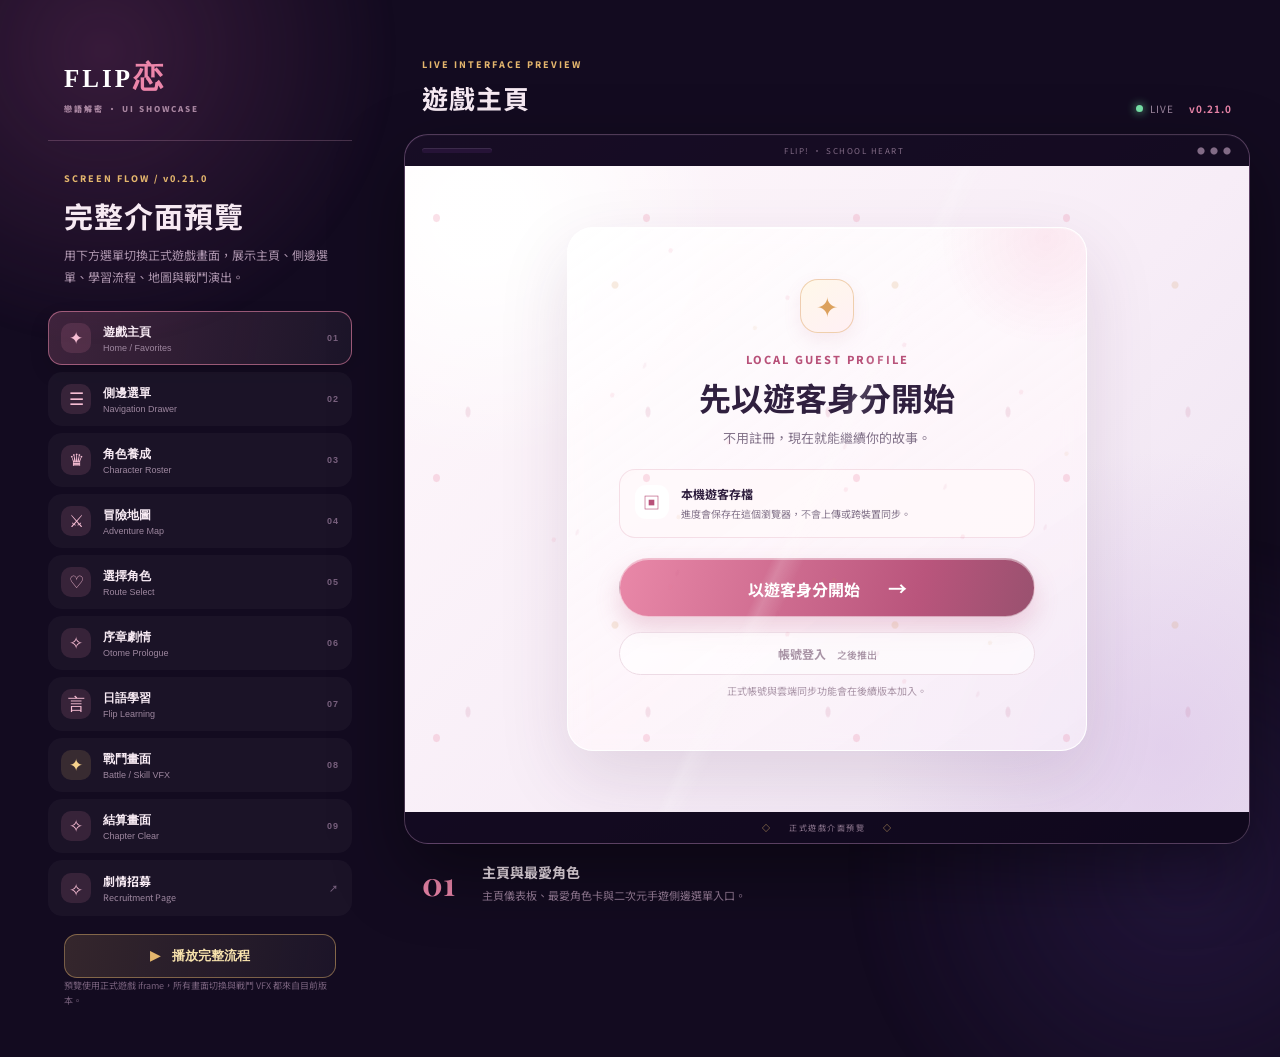
<file: preview.html>
<!doctype html>
<html lang="zh-Hant">
<head>
  <meta charset="utf-8" />
  <meta name="viewport" content="width=device-width, initial-scale=1" />
  <title>戀語解密 Flip!｜完整介面預覽</title>
  <link rel="stylesheet" href="preview.css" />
</head>
<body>
  <main class="preview-shell">
    <aside class="preview-sidebar">
      <div class="preview-brand"><span>FLIP</span><b>恋</b><small>戀語解密 · UI SHOWCASE</small></div>
      <div class="preview-label">SCREEN FLOW / v0.21.0</div>
      <h1>完整介面預覽</h1>
      <p class="preview-intro">用下方選單切換正式遊戲畫面，展示主頁、側邊選單、學習流程、地圖與戰鬥演出。</p>
      <nav class="preview-nav" aria-label="預覽頁面選單">
        <button class="preview-nav-item active" data-view="home"><i>✦</i><span><strong>遊戲主頁</strong><small>Home / Favorites</small></span><b>01</b></button>
        <button class="preview-nav-item" data-view="menu"><i>☰</i><span><strong>側邊選單</strong><small>Navigation Drawer</small></span><b>02</b></button>
        <button class="preview-nav-item" data-view="roster"><i>♛</i><span><strong>角色養成</strong><small>Character Roster</small></span><b>03</b></button>
        <button class="preview-nav-item" data-view="map"><i>⚔</i><span><strong>冒險地圖</strong><small>Adventure Map</small></span><b>04</b></button>
        <button class="preview-nav-item" data-view="select"><i>♡</i><span><strong>選擇角色</strong><small>Route Select</small></span><b>05</b></button>
        <button class="preview-nav-item story-item" data-view="story"><i>✧</i><span><strong>序章劇情</strong><small>Otome Prologue</small></span><b>06</b></button>
        <button class="preview-nav-item" data-view="learning"><i>言</i><span><strong>日語學習</strong><small>Flip Learning</small></span><b>07</b></button>
        <button class="preview-nav-item battle-item" data-view="battle"><i>✦</i><span><strong>戰鬥畫面</strong><small>Battle / Skill VFX</small></span><b>08</b></button>
        <button class="preview-nav-item" data-view="result"><i>✧</i><span><strong>結算畫面</strong><small>Chapter Clear</small></span><b>09</b></button>
        <a class="preview-nav-item external-item" href="recruit.html"><i>✧</i><span><strong>劇情招募</strong><small>Recruitment Page</small></span><b>↗</b></a>
      </nav>
      <button class="flow-btn" id="flow-btn" type="button"><span>▶</span> 播放完整流程</button>
      <p class="preview-note">預覽使用正式遊戲 iframe，所有畫面切換與戰鬥 VFX 都來自目前版本。</p>
    </aside>
    <section class="preview-stage">
      <header class="stage-header"><div><span class="stage-kicker">LIVE INTERFACE PREVIEW</span><h2 id="stage-title">遊戲主頁</h2></div><div class="stage-status"><i></i> LIVE <span>v0.21.0</span></div></header>
      <div class="device-wrap">
        <div class="device-top"><span class="device-camera"></span><span>FLIP! · SCHOOL HEART</span><span>● ● ●</span></div>
        <iframe id="game-frame" title="戀語解密 Flip! 正式遊戲介面預覽" src="game.html?preview=1"></iframe>
        <div class="device-bottom"><span>◇</span><small>正式遊戲介面預覽</small><span>◇</span></div>
      </div>
      <div class="stage-caption"><span id="stage-index">01</span><strong id="stage-caption-title">主頁與最愛角色</strong><p id="stage-description">主頁儀表板、最愛角色卡與二次元手遊側邊選單入口。</p></div>
    </section>
  </main>
  <script src="preview.js"></script>
</body>
</html>
</file>
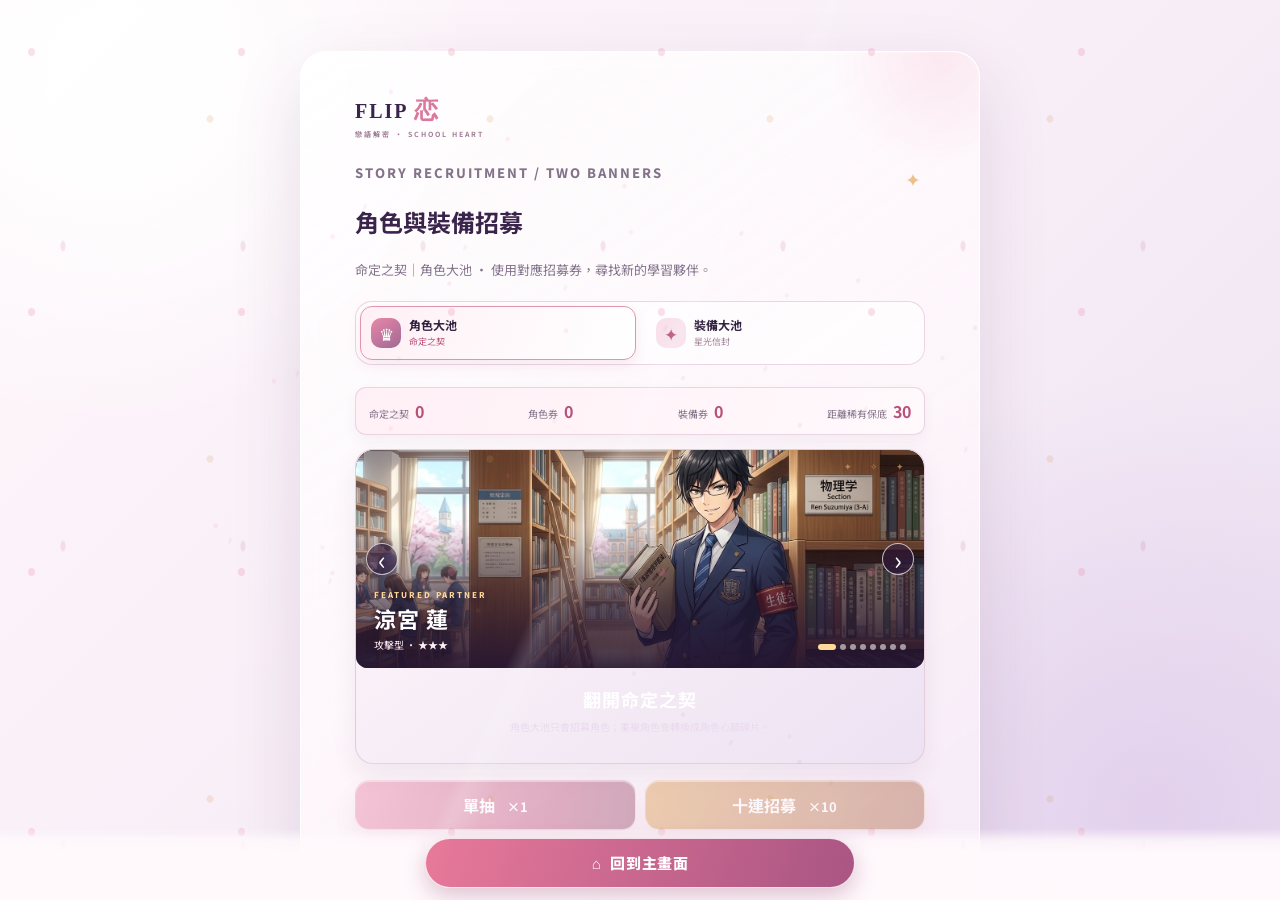
<file: recruit.html>
<!doctype html>
<html lang="zh-Hant">
<head>
  <meta charset="UTF-8" />
  <meta name="viewport" content="width=device-width, initial-scale=1.0, viewport-fit=cover" />
  <meta name="description" content="戀語解密 Flip! 角色與裝備招募大池" />
  <title>角色與裝備招募｜戀語解密 Flip!</title>
  <link rel="stylesheet" href="game.css?v=0.33.0-navigation-r4" />
  <meta name="theme-color" content="#f2e9f4" />
</head>
<body class="recruit-page">
  <div class="petals" aria-hidden="true"></div>
  <main class="app-shell">
    <section class="screen is-active" aria-labelledby="recruit-title">
      <div class="panel recruit-panel">
        <div class="page-brand">FLIP <span>恋</span><small>戀語解密 · SCHOOL HEART</small></div>
        <div class="section-heading"><p class="eyebrow">STORY RECRUITMENT / TWO BANNERS</p><h1 id="recruit-title">角色與裝備招募</h1><p id="pool-description">選擇一個大池，使用對應的招募券尋找新的夥伴與裝備。</p></div>
        <div class="recruit-banner-tabs" role="tablist" aria-label="招募大池">
          <button class="recruit-banner-tab active" data-pool="character-banner" type="button"><span>♛</span><strong>角色大池</strong><small>命定之契</small></button>
          <button class="recruit-banner-tab" data-pool="equipment-banner" type="button"><span>✦</span><strong>裝備大池</strong><small>星光信封</small></button>
        </div>
        <div class="recruit-status"><span id="ticket-label">命定之契 <strong id="recruit-tickets">0</strong></span><span>角色券 <strong id="character-ticket-count">0</strong></span><span>裝備券 <strong id="equipment-ticket-count">0</strong></span><span>距離稀有保底 <strong id="recruit-pity">30</strong></span></div>
        <div class="recruit-machine">
          <div class="recruit-carousel" id="recruit-carousel" aria-label="角色立繪輪播">
            <button class="recruit-carousel-arrow prev" id="recruit-carousel-prev" type="button" aria-label="上一位角色">‹</button>
            <div class="recruit-carousel-stage">
              <img id="recruit-carousel-image" alt="" />
              <div class="recruit-carousel-shade"></div>
              <div class="recruit-carousel-copy"><span>FEATURED PARTNER</span><strong id="recruit-carousel-name">涼宮 蓮</strong><small id="recruit-carousel-role">攻擊型 · ★★★</small></div>
            </div>
            <button class="recruit-carousel-arrow next" id="recruit-carousel-next" type="button" aria-label="下一位角色">›</button>
            <div class="recruit-carousel-dots" id="recruit-carousel-dots" aria-label="角色輪播頁籤"></div>
          </div>
          <div class="recruit-orbit" id="recruit-orbit">♛</div>
          <strong id="machine-title">翻開命定之契</strong>
          <small id="machine-note">角色大池只會招募角色；重複角色會轉換成角色心願碎片。</small>
        </div>
        <div class="recruit-actions"><button class="primary-btn" id="pull-one-btn" type="button">單抽 <span>×1</span></button><button class="primary-btn recruit-ten" id="pull-ten-btn" type="button">十連招募 <span>×10</span></button></div>
        <p class="recruit-pity-note" id="recruit-pity-note">十連招募至少包含 1 件稀有以上物品；連續 29 抽未出現稀有時，下一抽必定稀有。</p>
        <div id="recruit-results" class="recruit-results"><p class="empty-recruit">招募結果會在這裡出現。</p></div>
        <p class="recruit-source-note">角色池與裝備池分開計算保底；卡池資料來源：<code>data/gacha.js</code></p>
      </div>
    </section>
  </main>
  <nav class="recruit-return-dock" aria-label="返回主畫面">
    <button class="recruit-return-button" id="back-home-dock" type="button">⌂ <span>回到主畫面</span></button>
  </nav>
  <script src="data/characters.js?v=0.32.3"></script>
  <script src="data/equipment.js"></script>
  <script src="data/gacha.js?v=0.32.3"></script>
  <script src="recruit.js?v=0.33.0-navigation-r2"></script>
</body>
</html>
</file>
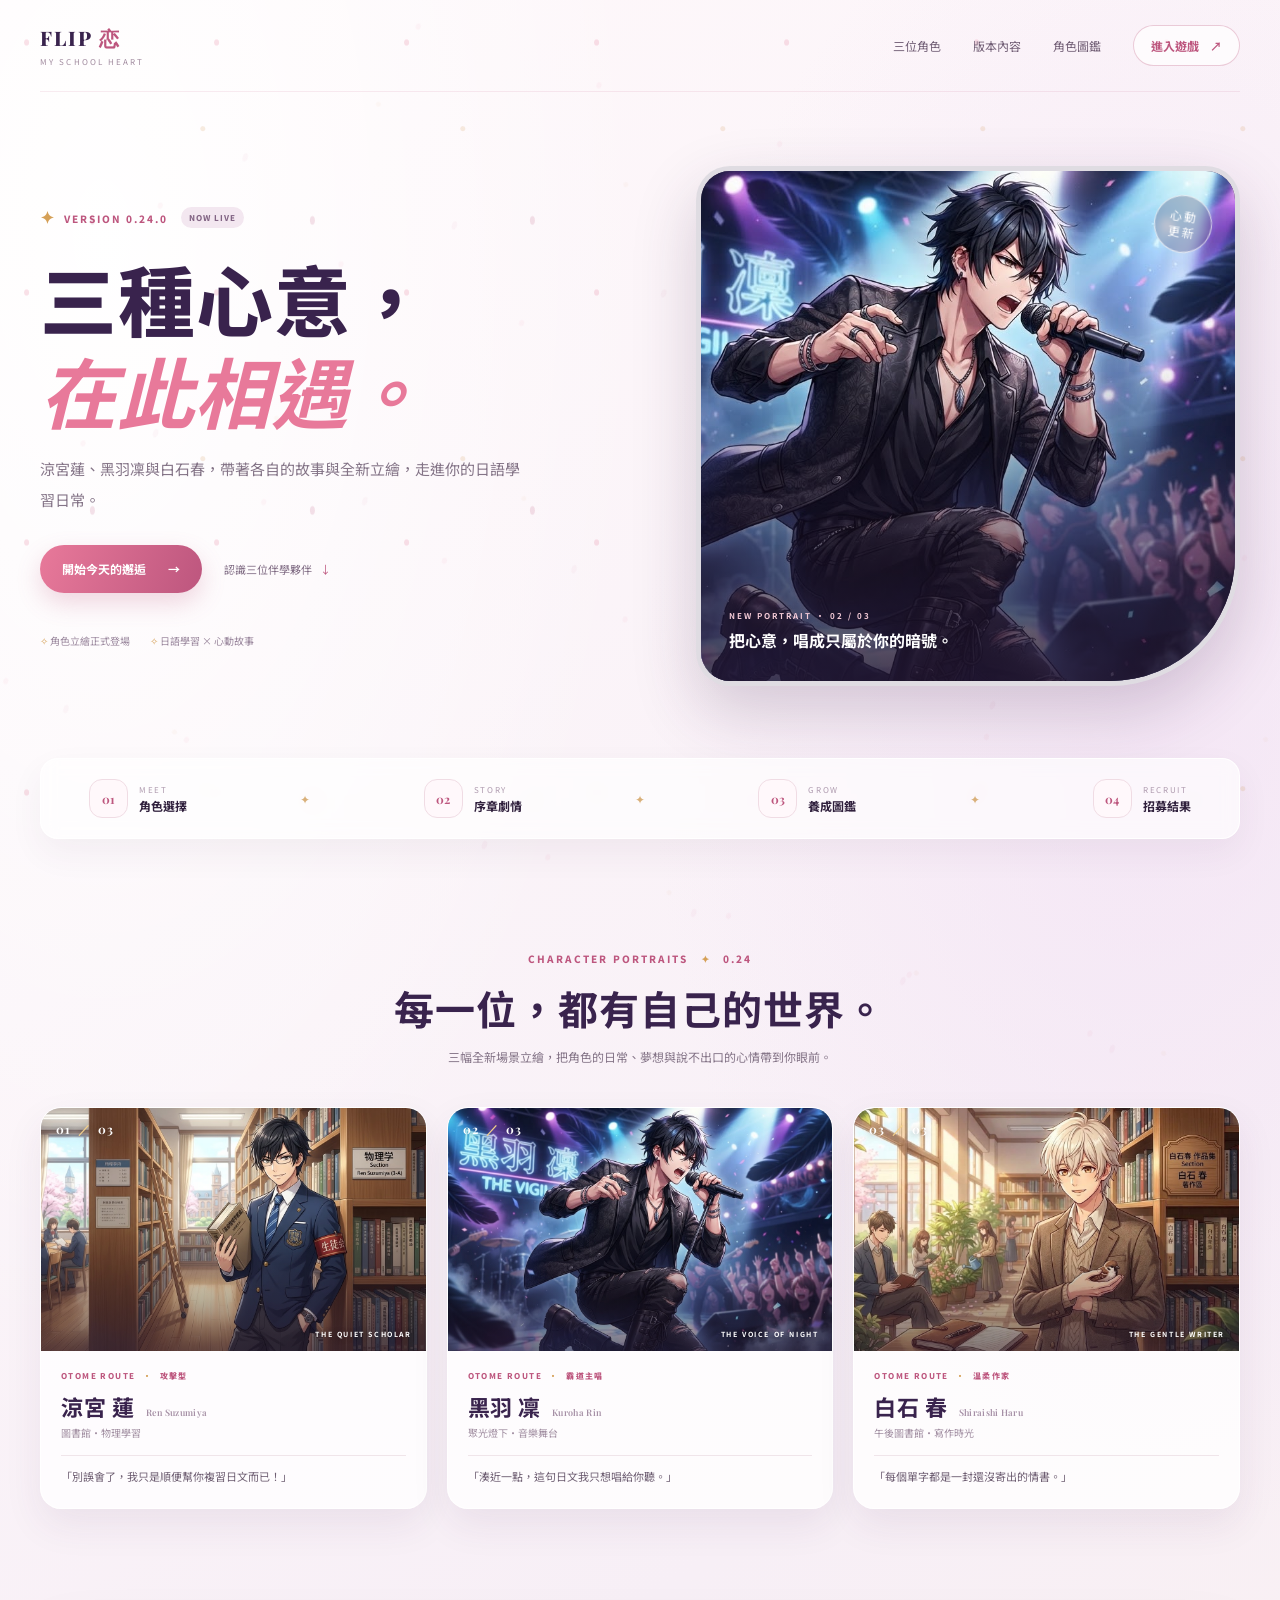
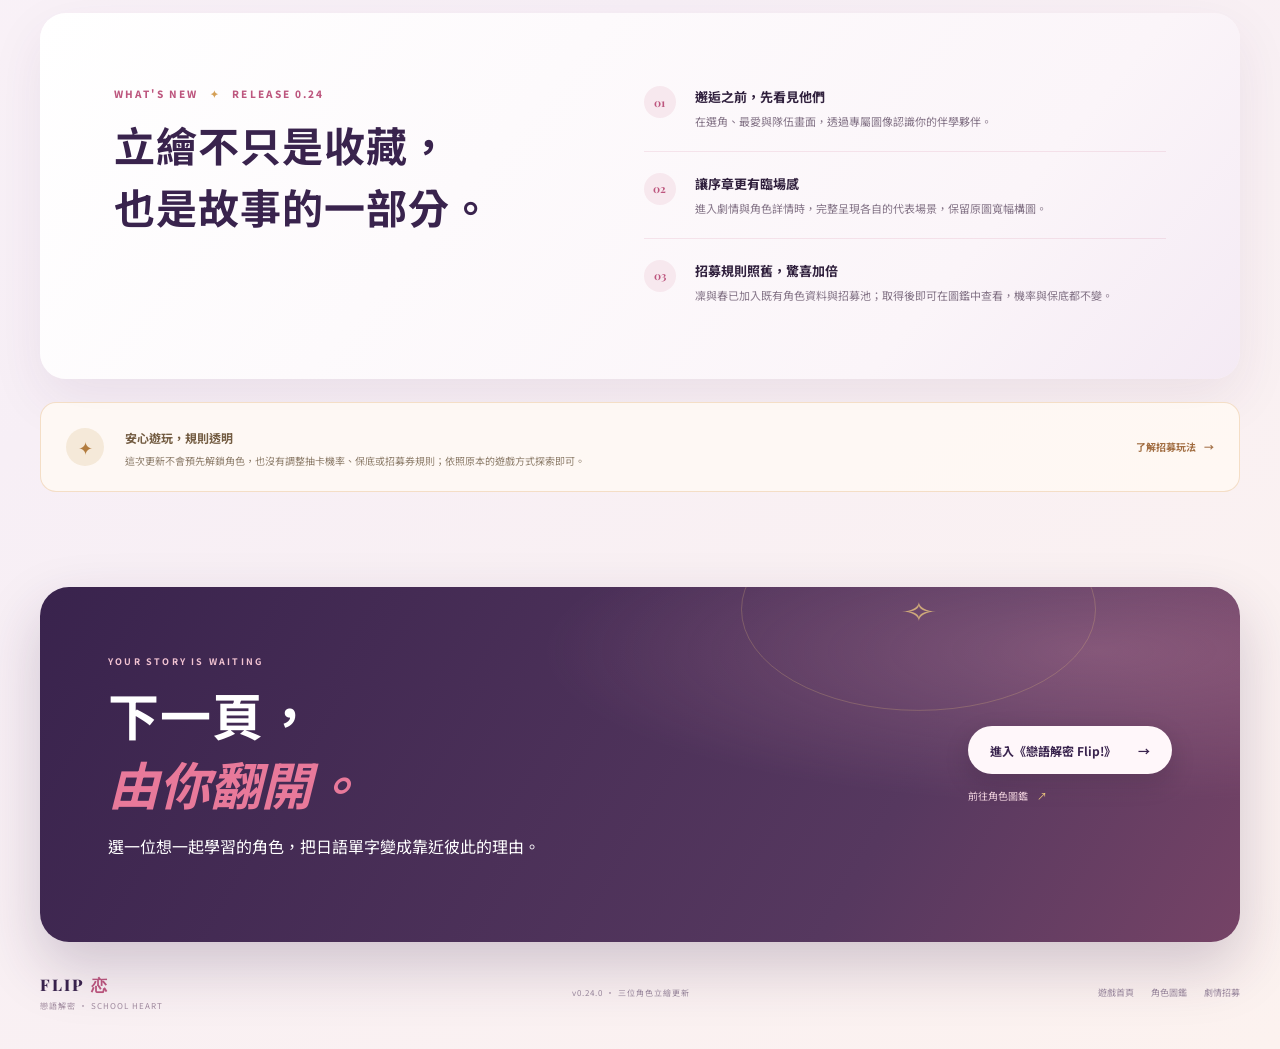
<file: release-v024.html>
<!doctype html>
<html lang="zh-Hant">
<head>
  <meta charset="UTF-8">
  <meta name="viewport" content="width=device-width, initial-scale=1">
  <meta name="theme-color" content="#fbf5f7">
  <meta name="description" content="《戀語解密 Flip!》v0.24.0 更新特輯：涼宮蓮、黑羽凜、白石春三位角色立繪正式登場。">
  <meta property="og:title" content="三種心意，在此相遇｜戀語解密 Flip! v0.24.0">
  <meta property="og:description" content="認識涼宮蓮、黑羽凜與白石春，探索三位伴學夥伴的全新角色立繪。">
  <meta property="og:image" content="https://chinchin980717-hash.github.io/assets/kuroha-rin-live.jpg">
  <title>三種心意，在此相遇｜戀語解密 Flip! v0.24.0</title>
  <link rel="stylesheet" href="release-v024.css?v=1">
</head>
<body>
  <div class="petal-field" aria-hidden="true"></div>
  <header class="site-header page-wrap">
    <a class="brand" href="game.html" aria-label="回到戀語解密遊戲首頁">
      <span class="brand-mark">FLIP <i>恋</i></span>
      <small>MY SCHOOL HEART</small>
    </a>
    <nav class="top-nav" aria-label="頁面導覽">
      <a href="#characters">三位角色</a>
      <a href="#update">版本內容</a>
      <a href="characters.html">角色圖鑑</a>
      <a class="nav-cta" href="game.html">進入遊戲 <span>↗</span></a>
    </nav>
  </header>

  <main class="page-wrap">
    <section class="hero" aria-labelledby="hero-title">
      <div class="hero-copy">
        <p class="release-kicker"><span class="sparkle">✦</span> VERSION 0.24.0 <span class="live-pill">NOW LIVE</span></p>
        <h1 id="hero-title">三種心意，<br><em>在此相遇。</em></h1>
        <p class="hero-lead">涼宮蓮、黑羽凜與白石春，帶著各自的故事與全新立繪，走進你的日語學習日常。</p>
        <div class="hero-actions">
          <a class="button button-primary" href="game.html">開始今天的邂逅 <span>→</span></a>
          <a class="text-link" href="#characters">認識三位伴學夥伴 <span>↓</span></a>
        </div>
        <div class="hero-meta"><span>✧ 角色立繪正式登場</span><span>✧ 日語學習 × 心動故事</span></div>
      </div>
      <figure class="hero-visual">
        <img src="assets/kuroha-rin-live.jpg" alt="黑羽凜站在繽紛燈光的音樂舞台上演唱" fetchpriority="high">
        <div class="hero-shade"></div>
        <figcaption><span>NEW PORTRAIT · 02 / 03</span><strong>把心意，唱成只屬於你的暗號。</strong></figcaption>
        <span class="hero-stamp" aria-hidden="true">心動<br>更新</span>
      </figure>
    </section>

    <section class="feature-ribbon" aria-label="立繪顯示位置">
      <div><span class="ribbon-icon">01</span><p><small>MEET</small><strong>角色選擇</strong></p></div>
      <i aria-hidden="true">✦</i>
      <div><span class="ribbon-icon">02</span><p><small>STORY</small><strong>序章劇情</strong></p></div>
      <i aria-hidden="true">✦</i>
      <div><span class="ribbon-icon">03</span><p><small>GROW</small><strong>養成圖鑑</strong></p></div>
      <i aria-hidden="true">✦</i>
      <div><span class="ribbon-icon">04</span><p><small>RECRUIT</small><strong>招募結果</strong></p></div>
    </section>

    <section class="cast-section" id="characters" aria-labelledby="cast-title">
      <div class="section-intro">
        <p class="section-kicker">CHARACTER PORTRAITS <span>✦</span> 0.24</p>
        <h2 id="cast-title">每一位，都有自己的世界。</h2>
        <p>三幅全新場景立繪，把角色的日常、夢想與說不出口的心情帶到你眼前。</p>
      </div>
      <div class="cast-grid">
        <article class="cast-card cast-ren">
          <div class="cast-image"><img src="assets/ren-library.jpg" alt="涼宮蓮在物理學區的圖書館中，手持書本" loading="lazy"><span class="cast-index">01 <i>／</i> 03</span><span class="image-caption">THE QUIET SCHOLAR</span></div>
          <div class="cast-copy"><p class="cast-route">OTOME ROUTE <span>·</span> 攻擊型</p><h3>涼宮 蓮 <small>Ren Suzumiya</small></h3><p class="cast-scene">圖書館・物理學習</p><blockquote>「別誤會了，我只是順便幫你複習日文而已！」</blockquote></div>
        </article>
        <article class="cast-card cast-rin">
          <div class="cast-image"><img src="assets/kuroha-rin-live.jpg" alt="黑羽凜在演唱舞台中央握著麥克風，台下觀眾揮舞著螢光棒" loading="lazy"><span class="cast-index">02 <i>／</i> 03</span><span class="image-caption">THE VOICE OF NIGHT</span></div>
          <div class="cast-copy"><p class="cast-route">OTOME ROUTE <span>·</span> 霸道主唱</p><h3>黑羽 凜 <small>Kuroha Rin</small></h3><p class="cast-scene">聚光燈下・音樂舞台</p><blockquote>「湊近一點，這句日文我只想唱給你聽。」</blockquote></div>
        </article>
        <article class="cast-card cast-haru">
          <div class="cast-image"><img src="assets/haru-library.jpg" alt="白石春在灑落暖陽的圖書館裡，輕輕捧著一隻小鳥" loading="lazy"><span class="cast-index">03 <i>／</i> 03</span><span class="image-caption">THE GENTLE WRITER</span></div>
          <div class="cast-copy"><p class="cast-route">OTOME ROUTE <span>·</span> 溫柔作家</p><h3>白石 春 <small>Shiraishi Haru</small></h3><p class="cast-scene">午後圖書館・寫作時光</p><blockquote>「每個單字都是一封還沒寄出的情書。」</blockquote></div>
        </article>
      </div>
    </section>

    <section class="update-section" id="update" aria-labelledby="update-title">
      <div class="section-intro section-intro-left">
        <p class="section-kicker">WHAT'S NEW <span>✦</span> RELEASE 0.24</p>
        <h2 id="update-title">立繪不只是收藏，<br>也是故事的一部分。</h2>
      </div>
      <div class="update-grid">
        <article><span class="update-number">01</span><div><h3>邂逅之前，先看見他們</h3><p>在選角、最愛與隊伍畫面，透過專屬圖像認識你的伴學夥伴。</p></div></article>
        <article><span class="update-number">02</span><div><h3>讓序章更有臨場感</h3><p>進入劇情與角色詳情時，完整呈現各自的代表場景，保留原圖寬幅構圖。</p></div></article>
        <article><span class="update-number">03</span><div><h3>招募規則照舊，驚喜加倍</h3><p>凜與春已加入既有角色資料與招募池；取得後即可在圖鑑中查看，機率與保底都不變。</p></div></article>
      </div>
    </section>

    <aside class="fairness-note">
      <span class="note-mark" aria-hidden="true">✦</span>
      <div><strong>安心遊玩，規則透明</strong><p>這次更新不會預先解鎖角色，也沒有調整抽卡機率、保底或招募券規則；依照原本的遊戲方式探索即可。</p></div>
      <a href="recruit.html">了解招募玩法 <span>→</span></a>
    </aside>

    <section class="closing-card" aria-labelledby="closing-title">
      <div class="closing-orbit" aria-hidden="true">✧</div>
      <div><p class="closing-kicker">YOUR STORY IS WAITING</p><h2 id="closing-title">下一頁，<br><em>由你翻開。</em></h2><p>選一位想一起學習的角色，把日語單字變成靠近彼此的理由。</p></div>
      <div class="closing-actions"><a class="button button-light" href="game.html">進入《戀語解密 Flip!》 <span>→</span></a><a class="closing-link" href="characters.html">前往角色圖鑑 <span>↗</span></a></div>
    </section>
  </main>

  <footer class="site-footer page-wrap">
    <a class="brand footer-brand" href="game.html"><span class="brand-mark">FLIP <i>恋</i></span><small>戀語解密 · SCHOOL HEART</small></a>
    <p>v0.24.0 · 三位角色立繪更新</p>
    <div><a href="game.html">遊戲首頁</a><a href="characters.html">角色圖鑑</a><a href="recruit.html">劇情招募</a></div>
  </footer>
</body>
</html>
</file>
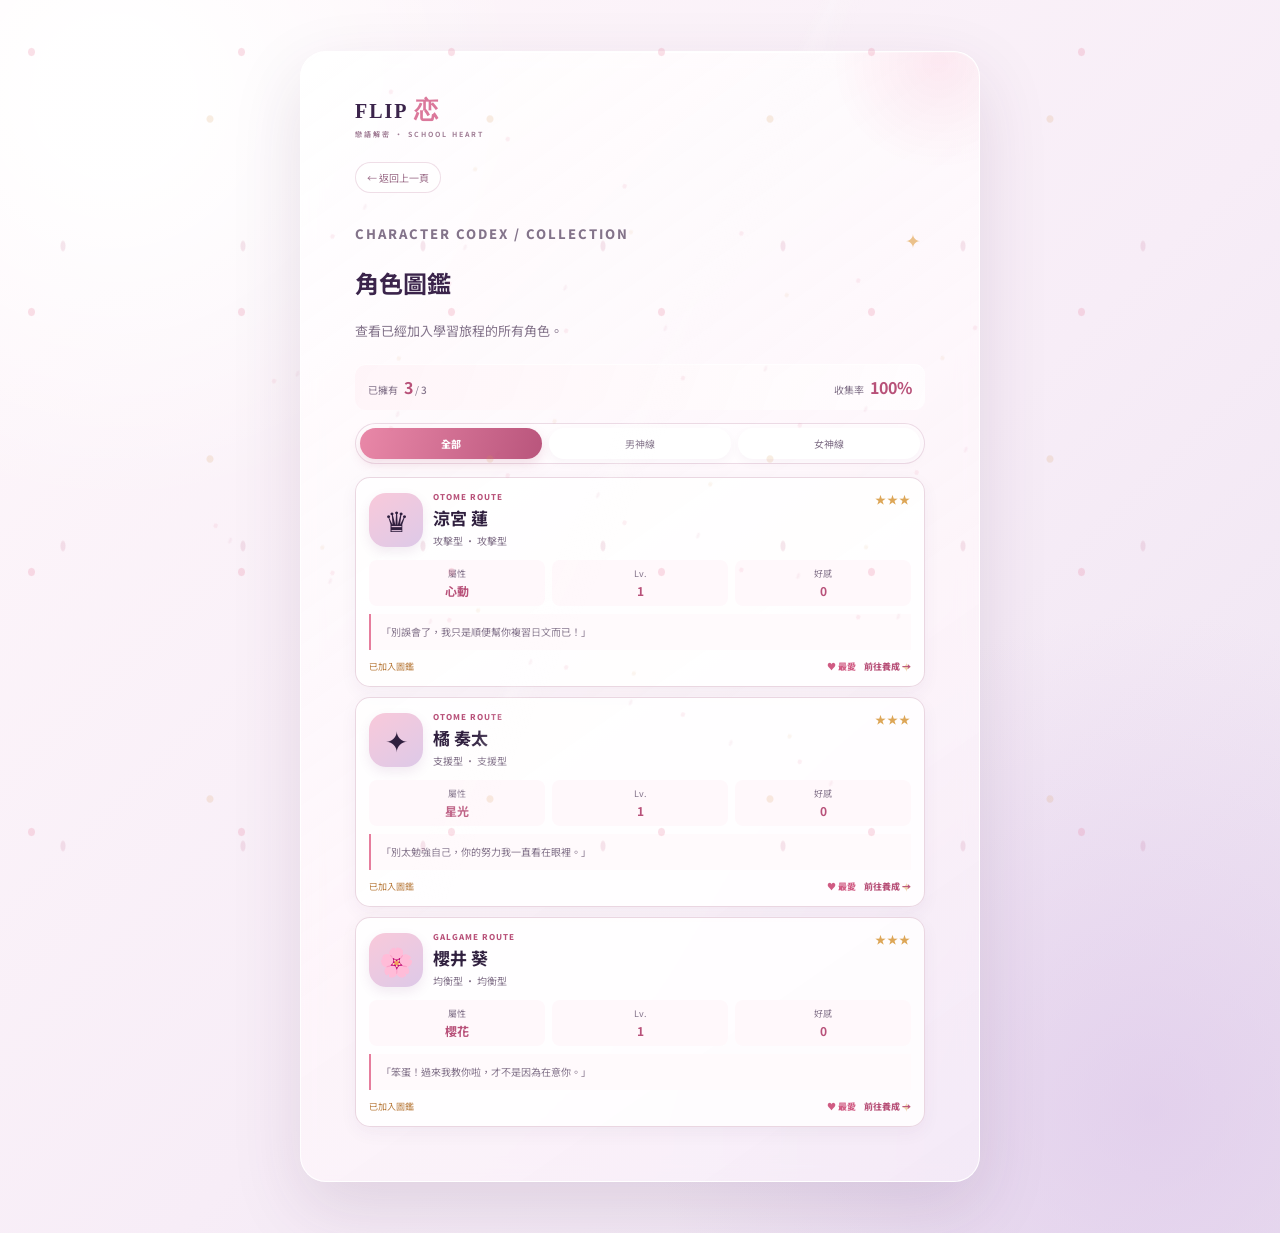
<file: legacy-v021/characters.html>
<!doctype html>
<html lang="zh-Hant">
<head>
  <meta charset="UTF-8" />
  <meta name="viewport" content="width=device-width, initial-scale=1.0" />
  <meta name="description" content="戀語解密 Flip! 角色圖鑑" />
  <title>角色圖鑑｜戀語解密 Flip!</title>
  <link rel="stylesheet" href="game.css" />
</head>
<body>
  <div class="petals" aria-hidden="true"></div>
  <main class="app-shell">
    <section class="screen is-active" aria-labelledby="codex-title">
      <div class="panel codex-panel">
        <div class="page-brand">FLIP <span>恋</span><small>戀語解密 · SCHOOL HEART</small></div>
        <button class="text-btn back-link" id="back-button" type="button">← 返回上一頁</button>
        <div class="section-heading"><p class="eyebrow">CHARACTER CODEX / COLLECTION</p><h1 id="codex-title">角色圖鑑</h1><p>查看已經加入學習旅程的所有角色。</p></div>
        <div class="codex-summary"><span>已擁有 <strong id="owned-count">0</strong> / <b id="total-count">0</b></span><span>收集率 <strong id="collection-rate">0%</strong></span></div>
        <div class="codex-tabs" role="tablist"><button class="codex-tab active" data-filter="all" type="button">全部</button><button class="codex-tab" data-filter="male" type="button">男神線</button><button class="codex-tab" data-filter="female" type="button">女神線</button></div>
        <div id="character-codex-grid" class="character-codex-grid"></div>
      </div>
    </section>
  </main>
  <script src="data/characters.js"></script>
  <script src="characters.js"></script>
</body>
</html>
</file>
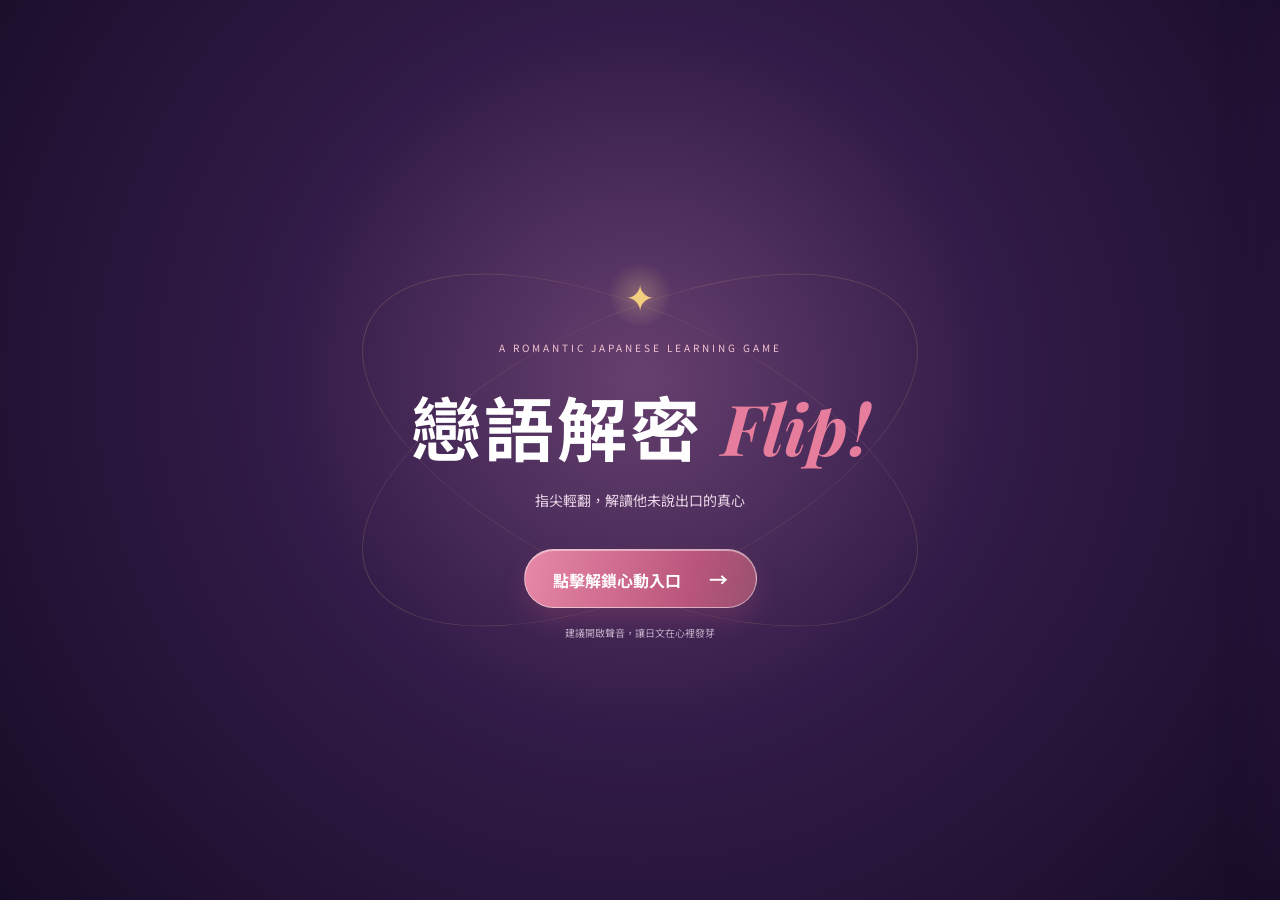
<file: legacy-v021/game.html>
<!doctype html>
<html lang="zh-Hant">
<head>
  <meta charset="UTF-8" />
  <meta name="viewport" content="width=device-width, initial-scale=1.0" />
  <meta name="description" content="戀語解密 Flip! 日語乙女學習遊戲" />
  <title>戀語解密 Flip!｜日語乙女學習遊戲</title>
  <link rel="stylesheet" href="game.css" />
</head>
<body>
  <div class="petals" aria-hidden="true"></div>
  <div id="intro-overlay" class="intro-overlay" role="dialog" aria-label="遊戲開場">
    <div class="intro-orbit orbit-one"></div><div class="intro-orbit orbit-two"></div>
    <div class="intro-content">
      <div class="intro-bloom">✦</div>
      <p class="intro-kicker">A ROMANTIC JAPANESE LEARNING GAME</p>
      <h1>戀語解密 <em>Flip!</em></h1>
      <p>指尖輕翻，解讀他未說出口的真心</p>
      <button id="enter-btn" class="primary-btn intro-btn">點擊解鎖心動入口 <span>→</span></button>
      <small>建議開啟聲音，讓日文在心裡發芽</small>
    </div>
  </div>

  <main class="app-shell">
    <section id="title-screen" class="screen is-active" aria-labelledby="game-title">
      <div class="dashboard-shell">
        <header class="dashboard-header"><div class="title-mark">FLIP <span>恋</span></div><button class="menu-toggle" id="menu-toggle" type="button" aria-label="開啟遊戲選單">☰</button></header>
        <div class="dashboard-heading"><p class="eyebrow">MY SCHOOL HEART · CHAPTER 01</p><h1 id="game-title">戀語解密<br /><em>Flip!</em></h1><p class="lead">今天也和最喜歡的角色一起，<br />把日文變成靠近彼此的語言。</p></div>
        <section class="favorite-home" aria-labelledby="favorite-title"><div class="favorite-heading"><div><p class="eyebrow">FAVORITE PARTNERS</p><h2 id="favorite-title">我的最愛角色</h2></div><a href="characters.html" class="favorite-manage">管理圖鑑 →</a></div><div id="favorite-grid" class="favorite-grid"></div></section>
        <button class="primary-btn dashboard-start" id="start-btn" type="button"><span>✦</span> 開始今天的邂逅 <b>→</b></button>
        <p class="hint">一場關於語言、記憶與悄悄靠近的練習</p><p class="version-label" id="version-label">Version v0.21.0</p>
      </div>
    </section>

    <section id="roster-screen" class="screen" aria-labelledby="roster-title">
      <div class="panel roster-panel">
        <button class="text-btn back-to-title" id="roster-home-btn" type="button">← 返回主選單</button>
        <div class="section-heading"><p class="eyebrow">BASE / CHARACTER ROSTER</p><h2 id="roster-title">角色養成</h2><p>每一位伴學夥伴都可以培養，陪你一起變強。</p></div>
        <div class="roster-summary"><span>持有角色 <strong id="roster-count">0</strong></span><span>目前隊長 <strong id="roster-leader">涼宮 蓮</strong></span></div>
        <div id="roster-grid" class="roster-grid"></div>
      </div>
    </section>

    <section id="character-screen" class="screen" aria-labelledby="character-title">
      <div class="panel character-panel">
        <button class="text-btn" id="character-back-btn" type="button">← 返回角色列表</button>
        <div class="character-hero"><div class="detail-avatar" id="detail-avatar">♛</div><div class="detail-heading"><p class="eyebrow" id="detail-route">OTOME ROUTE</p><h2 id="character-title">涼宮 蓮</h2><p id="detail-tag">傲嬌學霸 · 攻擊型</p><div class="rarity" id="detail-rarity">★★★</div></div></div>
        <div class="affection-card"><div><span>Lv.<strong id="detail-level">1</strong></span><span id="detail-exp-label">經驗 0 / 100</span></div><div class="detail-progress"><i id="detail-exp-bar"></i></div><div><span>好感度</span><strong id="detail-affection">0</strong></div><div class="detail-progress affection-progress"><i id="detail-affection-bar"></i></div></div>
        <p class="detail-quote" id="detail-quote">別誤會了，我只是順便幫你複習日文而已！</p>
        <div class="stat-grid" id="detail-stats"></div>
        <div class="skill-card"><span class="skill-icon">✦</span><div><small>專屬技能</small><strong id="detail-skill-name">犀利解答</strong><p id="detail-skill-description">答對日語題目後，下一次攻擊傷害提升。</p></div></div>
        <div class="equipment-section">
          <div class="equipment-heading"><div><p class="eyebrow">LOADOUT / EQUIPMENT</p><h3>裝備欄</h3></div><span id="equipment-power">戰力 0</span></div>
          <p class="equipment-note" id="equipment-note">裝備會在答題戰鬥中立即生效。</p>
          <div id="equipment-list" class="equipment-list"></div>
          <div id="equipment-inventory" class="equipment-inventory"></div>
        </div>
        <button class="primary-btn wide" id="detail-train-btn" type="button">使用學習經驗升級 <span>＋</span></button>
        <p class="detail-note" id="detail-train-note">完成日語課程後，就能獲得角色經驗。</p>
      </div>
    </section>

    <section id="map-screen" class="screen" aria-labelledby="map-title">
      <div class="panel map-panel">
        <button class="text-btn" id="map-home-btn" type="button">← 返回主選單</button>
        <div class="section-heading"><p class="eyebrow">ADVENTURE / CHAPTER 01</p><h2 id="map-title">櫻花校舍</h2><p>沿著放學後的路線前進，完成日語挑戰。</p></div>
        <div class="map-status"><span>出擊體力 <strong id="map-energy">10 / 10</strong></span><span>招募券 <strong id="map-tickets">0</strong></span></div>
        <div class="relic-loadout-card"><div class="equipment-heading"><div><p class="eyebrow">PARTY PASSIVE</p><h3>隊伍聖物</h3></div><span>最多 2 個</span></div><p class="equipment-note">聖物效果會在整場戰鬥中生效。</p><div id="relic-loadout" class="relic-loadout"></div></div>
        <div id="map-path" class="map-path"></div>
        <div id="map-detail" class="map-detail"><strong>選擇一個關卡節點</strong><small>完成關卡後會解鎖下一段路線。</small></div>
        <button class="primary-btn wide" id="map-enter-btn" type="button" disabled>選擇節點後出擊 <span>→</span></button>
      </div>
    </section>

    <section id="select-screen" class="screen" aria-labelledby="select-title">
      <div class="panel select-panel">
        <button class="text-btn back-to-title" type="button">← 返回首頁</button>
        <div class="section-heading"><p class="eyebrow">STEP 01 / 選擇伴學路線</p><h2 id="select-title">今天想和誰一起學習？</h2><p>選一位伴學夥伴，開始你的日語心動路線。</p></div>
        <div class="route-tabs" role="tablist" aria-label="角色路線">
          <button class="route-tab active" data-route="male" role="tab">🌸 男神線 <small>Otome</small></button>
          <button class="route-tab" data-route="female" role="tab">🌺 女神線 <small>Galgame</small></button>
        </div>
        <div id="character-grid" class="character-grid"></div>
        <div class="selected-preview"><span id="selected-avatar">♛</span><div><strong id="selected-name">涼宮 蓮</strong><small id="selected-tag">傲嬌學霸 · 「別誤會，我只是順便教你。」</small></div></div>
        <button class="primary-btn wide" id="practice-btn">確認伴學，開始解密 <span>→</span></button>
      </div>
    </section>

    <section id="story-screen" class="screen" aria-labelledby="story-title">
      <div class="panel story-panel">
        <header class="story-header"><button class="text-btn" id="story-back-btn" type="button">← 返回選擇</button><span id="story-chapter-label">CHAPTER 01 · PROLOGUE</span></header>
        <div class="story-progress"><i id="story-progress-bar"></i></div>
        <div class="story-scene-meta"><span id="story-location">櫻花校舍 · 放學後</span><span id="story-progress-label">SCENE 01 / 05</span></div>
        <div class="story-visual"><div class="story-orbit orbit-a">✦</div><div class="story-orbit orbit-b">✧</div><div class="story-portrait" id="story-portrait">✦</div><span class="story-petal">✿</span><span class="story-petal petal-two">✧</span></div>
        <p class="eyebrow">CHAPTER 01 · FIRST SIGNAL</p><h2 id="story-title">放學後的第一個暗號</h2>
        <div class="story-dialogue"><span class="story-speaker" id="story-speaker">旁白</span><p id="story-text"></p></div>
        <div id="story-choices" class="story-choices"></div>
        <button class="primary-btn wide story-next" id="story-next-btn" type="button" hidden>繼續 <span>→</span></button>
        <p class="story-hint">你的選擇會影響心動值，也會改變對方記住你的方式。</p>
      </div>
    </section>

    <section id="game-screen" class="screen" aria-labelledby="game-heading">
      <div class="game-panel">
        <header class="game-header"><button class="text-btn" id="quit-btn" type="button">← 離開</button><div class="progress-wrap"><span id="progress-label">解密進度 0 / 6</span><div class="progress"><i id="progress-bar"></i></div></div><div class="score-badge">Combo <strong id="combo">0</strong></div></header>
        <div class="game-toolbar"><span id="mode-badge" class="mode-badge">📖 主線解密劇情</span><button class="mode-switch" id="mode-switch" type="button">切換模式</button><button class="sound-btn" id="sound-btn" type="button">🔊 <span>發音開</span></button></div>
        <div class="scene-meta"><span id="scene-location">放學後的圖書館</span><span>好感度 <i id="affection-bar"><b></b></i><strong id="affection-value">0</strong></span></div>
        <div class="dialogue-section"><div class="partner-portrait" id="partner-avatar">♛</div><div class="dialogue-box"><div class="partner-title" id="partner-title">涼宮 蓮 · 傲嬌學霸</div><div class="dialogue-text"><span id="dialogue-content">準備好了嗎？翻開卡牌，讓我看看你的日文實力吧！</span><button class="tts-icon" id="dialogue-sound" type="button" aria-label="播放對話">🔊</button></div></div></div>
        <div id="choice-box" class="choice-box" aria-label="對話選項"><p>你會怎麼回應？</p><div><button type="button" data-choice="study">「那就請你教我吧。」</button><button type="button" data-choice="tease">「我才不會輸給你呢。」</button></div></div>
        <div id="message" class="message" role="status" aria-live="polite">先翻開一張卡牌，找出命運中的另一半。</div>
        <div id="card-grid" class="card-grid" aria-label="日語單字卡牌"></div>
        <p class="game-tip">翻到日文卡會播放日語發音；配對成功時，伴學夥伴會給你一句鼓勵。</p>
      </div>
    </section>

    <section id="battle-screen" class="screen" aria-labelledby="battle-title">
      <div class="panel battle-panel">
        <header class="battle-header"><button class="text-btn" id="battle-home-btn" type="button">← 返回地圖</button><span class="battle-stage" id="battle-stage-label">STAGE 01</span><span id="turn-label">TURN 1</span></header>
        <div class="battle-arena" id="battle-arena"><div class="battle-vfx" id="battle-vfx" aria-hidden="true"></div><div class="enemy-side"><span class="enemy-sprite" id="enemy-sprite">🌫️</span><strong id="enemy-name">忘卻迷霧</strong><div class="hp-track"><i id="enemy-hp-bar"></i></div><small>HP <b id="enemy-hp">100</b> / <span id="enemy-max-hp">100</span></small></div><div class="vs-mark">VS</div><div class="party-side"><span class="party-sprite" id="battle-avatar">♛</span><strong id="battle-active-name">涼宮 蓮</strong><div class="hp-track ally"><i id="ally-hp-bar"></i></div><small>HP <b id="ally-hp">100</b> / <span id="ally-max-hp">100</span></small></div></div>
        <div id="battle-log" class="battle-log" role="status" aria-live="polite">答對日語問題，就能發動角色能力！</div>
        <div id="battle-relics" class="battle-relics"></div>
        <div class="battle-question"><p class="eyebrow">日語戰鬥指令 · 請選擇正確意思</p><h2 id="battle-title">「好き」的意思是？</h2><div id="battle-answers" class="answer-grid"></div></div>
        <div class="party-switch-title">選擇出戰角色</div><div class="party-switch" id="party-switch"></div>
        <div class="battle-result" id="battle-result" hidden><strong id="battle-result-title">關卡勝利！</strong><small id="battle-result-copy">獲得角色經驗與獎勵。</small><button class="primary-btn wide" id="battle-result-btn" type="button">返回地圖 <span>→</span></button></div>
      </div>
    </section>

    <section id="result-screen" class="screen" aria-labelledby="result-title"><div class="panel result-panel"><div class="result-sparkle">✦</div><p class="eyebrow">CHAPTER CLEAR · 心動解密完成</p><h2 id="result-title">他（她）的心意，聽見了嗎？</h2><p class="result-copy" id="result-copy">這一輪的單字都配對完成了。把剛剛遇到的詞再念一次吧。</p><div class="result-stats"><span><strong id="final-combo">0</strong><small>最高連續</small></span><span><strong id="final-time">0</strong><small>秒完成</small></span><span><strong id="final-affection">+0</strong><small>心動值</small></span></div><button class="primary-btn wide" id="again-btn">再解密一次 <span>↻</span></button><button class="text-btn" id="result-home-btn" type="button">回到首頁</button></div></section>
  </main>
  <div class="side-menu-backdrop" id="side-menu-backdrop"></div><aside class="side-menu" id="side-menu" aria-label="遊戲選單"><div class="side-menu-glow"></div><div class="side-menu-header"><div class="side-menu-brand"><span>FLIP</span><b>恋</b><small>戀語解密</small></div><button class="menu-close" id="menu-close" type="button" aria-label="關閉選單">×</button></div><div class="side-menu-hero"><div class="side-menu-orb">✦</div><div><small>MY SCHOOL HEART</small><strong>放學後的秘密基地</strong><em>選一個目的地吧</em></div><i>✧</i></div><p class="side-menu-kicker"><span>✦</span> MAIN DESTINATIONS <span>✦</span></p><nav class="side-menu-nav"><button data-menu-action="start" type="button"><span>✦</span><div><strong>開始邂逅</strong><small>Story / Encounter</small></div><b>›</b></button><button data-menu-action="characters" type="button"><span>♛</span><div><strong>角色養成</strong><small>Character Growth</small></div><b>›</b></button><a href="characters.html"><span>▦</span><div><strong>角色圖鑑</strong><small>Character Codex</small></div><b>›</b></a><button data-menu-action="learning" type="button"><span>言</span><div><strong>日語學習</strong><small>Japanese Lessons</small></div><b>›</b></button><button data-menu-action="map" type="button"><span>⚔</span><div><strong>出擊冒險</strong><small>Adventure Map</small></div><b>›</b></button><a href="recruit.html"><span>✧</span><div><strong>劇情招募</strong><small>Story Recruitment</small></div><b>›</b></a></nav><div class="side-menu-footer"><span>CHAPTER 01 · SCHOOL HEART</span><small>Version v0.21.0</small></div></aside>
  <script src="data/map.js"></script>
  <script src="data/equipment.js"></script>
  <script src="game.js?v=0.21.0"></script>
</body>
</html>
</file>
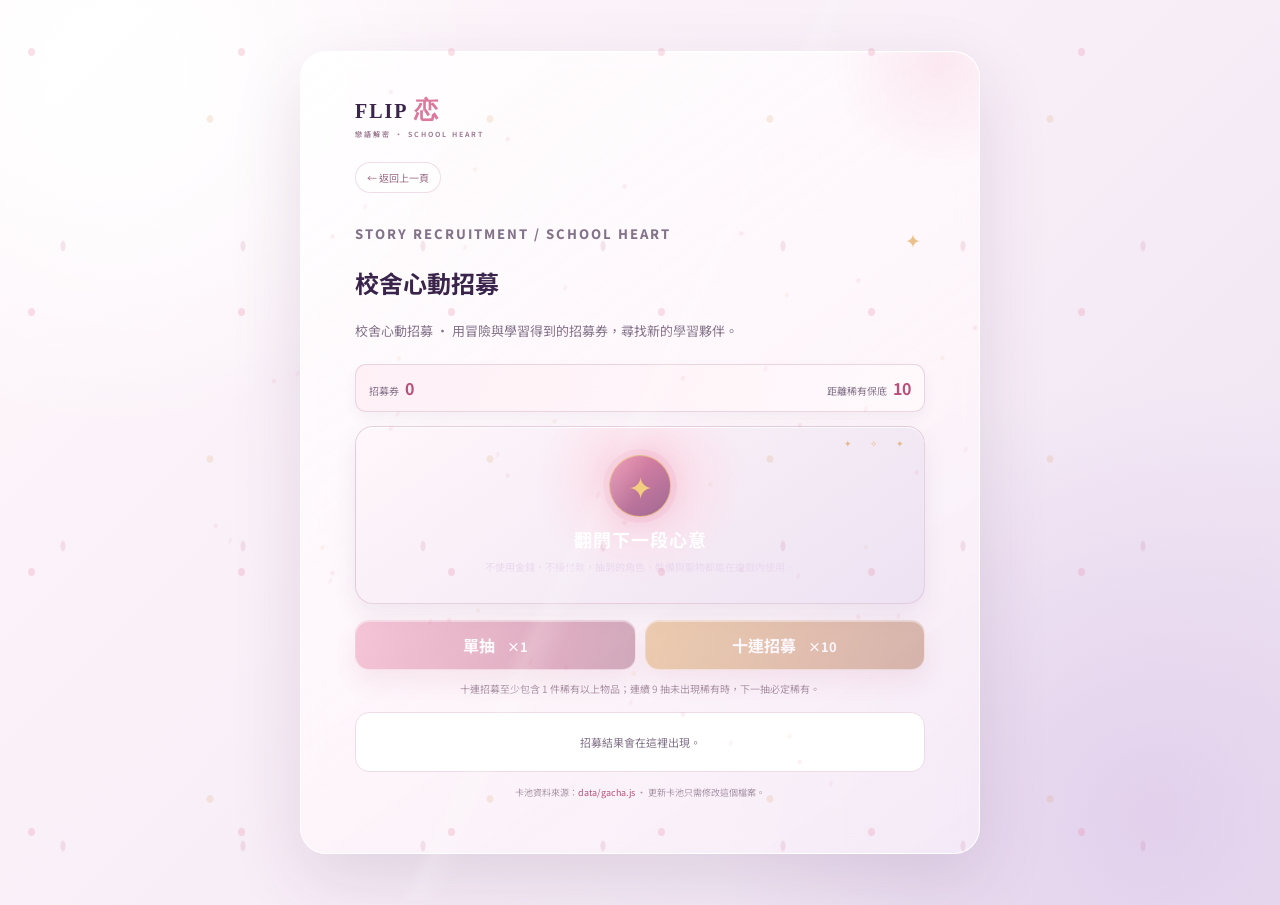
<file: legacy-v021/recruit.html>
<!doctype html>
<html lang="zh-Hant">
<head>
  <meta charset="UTF-8" />
  <meta name="viewport" content="width=device-width, initial-scale=1.0" />
  <meta name="description" content="戀語解密 Flip! 劇情招募機" />
  <title>校舍心動招募｜戀語解密 Flip!</title>
  <link rel="stylesheet" href="game.css" />
</head>
<body>
  <div class="petals" aria-hidden="true"></div>
  <main class="app-shell">
    <section class="screen is-active" aria-labelledby="recruit-title">
      <div class="panel recruit-panel">
        <div class="page-brand">FLIP <span>恋</span><small>戀語解密 · SCHOOL HEART</small></div>
        <button class="text-btn back-link" id="back-button" type="button">← 返回上一頁</button>
        <div class="section-heading"><p class="eyebrow">STORY RECRUITMENT / SCHOOL HEART</p><h1 id="recruit-title">校舍心動招募</h1><p id="pool-description">用冒險與學習得到的招募券，尋找新的學習夥伴。</p></div>
        <div class="recruit-status"><span>招募券 <strong id="recruit-tickets">0</strong></span><span>距離稀有保底 <strong id="recruit-pity">10</strong></span></div>
        <div class="recruit-machine"><div class="recruit-orbit">✦</div><strong>翻開下一段心意</strong><small>不使用金錢、不接付款，抽到的角色、裝備與聖物都能在遊戲內使用。</small></div>
        <div class="recruit-actions"><button class="primary-btn" id="pull-one-btn" type="button">單抽 <span>×1</span></button><button class="primary-btn recruit-ten" id="pull-ten-btn" type="button">十連招募 <span>×10</span></button></div>
        <p class="recruit-pity-note" id="recruit-pity-note">十連招募至少包含 1 件稀有以上物品；連續 9 抽未出現稀有時，下一抽必定稀有。</p>
        <div id="recruit-results" class="recruit-results"><p class="empty-recruit">招募結果會在這裡出現。</p></div>
        <p class="recruit-source-note">卡池資料來源：<code>data/gacha.js</code> · 更新卡池只需修改這個檔案。</p>
      </div>
    </section>
  </main>
  <script src="data/equipment.js"></script>
  <script src="data/gacha.js"></script>
  <script src="recruit.js"></script>
</body>
</html>
</file>
<file: game.css>
@import url('https://fonts.googleapis.com/css2?family=Noto+Sans+TC:wght@400;500;600;700;800&family=Playfair+Display:ital,wght@0,600;0,700;1,700&display=swap');
:root{--ink:#2d1b3d;--muted:#806d83;--pink:#e8799a;--pink-deep:#bd567e;--line:#eedee5;--gold:#d89a57;--purple:#39234d}*{box-sizing:border-box}body{margin:0;min-height:100vh;color:var(--ink);font-family:'Noto Sans TC','PingFang TC',sans-serif;background:radial-gradient(circle at 15% 15%,#fff 0 7%,transparent 28%),linear-gradient(135deg,#fff7fa,#f2e9f4 60%,#e9def0);overflow-x:hidden}button{font:inherit}.app-shell{min-height:100vh;position:relative;overflow:hidden}.petals,.petals:before,.petals:after{position:fixed;inset:0;pointer-events:none;content:'';background-image:radial-gradient(ellipse at 15% 20%,rgba(232,121,154,.32) 0 3px,transparent 4px),radial-gradient(ellipse at 75% 35%,rgba(216,154,87,.25) 0 3px,transparent 4px),radial-gradient(ellipse at 35% 82%,rgba(189,86,126,.2) 0 2px,transparent 3px);background-size:210px 260px,280px 340px,180px 300px;animation:float 16s linear infinite;opacity:.7;z-index:4}.petals:before{transform:translateY(-100%);animation-delay:-8s}.petals:after{transform:scale(.6) rotate(22deg);opacity:.5}@keyframes float{to{transform:translateY(100%)}}.screen{display:none;min-height:100vh;position:relative;z-index:1;padding:clamp(24px,5vw,64px) 20px;align-items:center;justify-content:center;animation:fade-in .45s ease}.screen.is-active{display:flex}@keyframes fade-in{from{opacity:0;transform:translateY(8px)}to{opacity:1;transform:none}}.title-card,.panel,.game-panel{width:min(100%,680px);text-align:center}.title-card{padding:40px 24px}.title-mark{letter-spacing:5px;font-size:12px;font-weight:800;color:var(--pink-deep)}.title-mark span{display:inline-grid;place-items:center;margin-left:7px;width:23px;height:23px;border-radius:50%;color:#fff;background:var(--pink);font-size:15px;letter-spacing:0}.eyebrow{margin:0 0 12px;color:var(--pink-deep);font-size:11px;font-weight:800;letter-spacing:2px}.title-card h1{margin:20px 0 18px;font-size:clamp(43px,10vw,74px);line-height:1.08;letter-spacing:4px}.title-card h1 em,.intro-content h1 em{color:var(--pink);font-family:'Playfair Display',serif;font-weight:700;letter-spacing:0}.lead{color:var(--muted);line-height:2;font-size:14px}.hint{color:#a893a5;font-size:11px;margin-top:25px}.version-label{color:#b49daf;font-size:10px;letter-spacing:1px;margin:8px 0 0}.primary-btn{border:0;border-radius:99px;padding:15px 28px;color:#fff;background:linear-gradient(110deg,var(--pink),var(--pink-deep));box-shadow:0 11px 24px rgba(189,86,126,.25);cursor:pointer;font-weight:700;transition:.2s}.primary-btn:hover{transform:translateY(-2px);box-shadow:0 14px 27px rgba(189,86,126,.32)}.primary-btn span{margin-left:24px;font-size:19px}.title-card .primary-btn{margin-top:28px}.wide{width:100%}.text-btn{border:0;background:none;color:var(--muted);font-size:12px;cursor:pointer;padding:4px 0}.text-btn:hover{color:var(--pink-deep)}.panel{background:rgba(255,255,255,.78);border:1px solid rgba(255,255,255,.9);border-radius:26px;padding:clamp(28px,6vw,54px);box-shadow:0 24px 70px rgba(82,43,89,.12);backdrop-filter:blur(10px)}.back-to-title{display:block;margin-bottom:34px}.section-heading h2,.game-intro h2,.result-panel h2{margin:0 0 8px;font-size:clamp(25px,5vw,34px);letter-spacing:1px}.section-heading p,.game-intro p{color:var(--muted);font-size:13px;margin:0}.route-tabs{display:flex;gap:10px;margin:28px 0 15px}.route-tab{flex:1;border:1px solid var(--line);background:#fff;color:var(--muted);border-radius:14px;padding:12px;cursor:pointer;font-weight:700}.route-tab small{display:block;font-size:10px;font-weight:400;margin-top:3px}.route-tab.active{color:#fff;border-color:var(--pink);background:linear-gradient(110deg,var(--pink),var(--pink-deep));box-shadow:0 8px 18px rgba(189,86,126,.2)}.character-grid{display:grid;grid-template-columns:repeat(3,1fr);gap:10px;margin:0 0 16px}.character-card{border:1px solid var(--line);background:#fff;border-radius:16px;padding:13px 8px;cursor:pointer;transition:.2s;color:var(--ink)}.character-card:hover,.character-card.selected{border-color:var(--pink);transform:translateY(-3px);box-shadow:0 8px 18px rgba(189,86,126,.13);background:#fff8fb}.char-avatar{display:grid;place-items:center;width:50px;height:50px;margin:0 auto 8px;border-radius:50%;font-size:25px;background:linear-gradient(145deg,#f8d9e4,#e9d7ef);border:2px solid #fff;box-shadow:0 3px 8px rgba(82,43,89,.12)}.character-card strong,.character-card small{display:block}.character-card strong{font-size:12px}.character-card small{font-size:10px;color:var(--muted);margin-top:3px}.selected-preview{display:flex;align-items:center;text-align:left;gap:12px;margin:12px 0 18px;padding:10px 13px;border-radius:13px;background:#fff6fa;border:1px solid #f5dce6}.selected-preview>span{display:grid;place-items:center;width:40px;height:40px;border-radius:50%;font-size:22px;background:#f8d9e4}.selected-preview strong,.selected-preview small{display:block}.selected-preview strong{font-size:13px}.selected-preview small{font-size:10px;color:var(--muted);margin-top:3px}.game-panel{padding:clamp(18px,5vw,40px);background:rgba(255,255,255,.7);border:1px solid rgba(255,255,255,.85);border-radius:26px;box-shadow:0 20px 60px rgba(82,43,89,.12)}.game-header{display:flex;align-items:center;gap:18px}.game-header .text-btn{white-space:nowrap}.progress-wrap{flex:1;text-align:left;color:var(--muted);font-size:11px}.progress{height:5px;margin-top:7px;background:#f0e1e8;border-radius:9px;overflow:hidden}.progress i{display:block;width:0;height:100%;background:var(--pink);transition:.35s}.score-badge{color:var(--muted);font-size:11px;white-space:nowrap}.score-badge strong{color:var(--pink-deep);font-size:20px;margin-left:3px}.game-toolbar{display:flex;align-items:center;gap:8px;margin:28px 0 13px}.mode-badge{margin-right:auto;background:rgba(216,154,87,.13);color:#b77939;border:1px solid rgba(216,154,87,.4);padding:6px 10px;border-radius:99px;font-size:10px}.mode-switch,.sound-btn{border:1px solid var(--line);background:#fff;color:var(--pink-deep);border-radius:99px;padding:7px 11px;font-size:10px;cursor:pointer;white-space:nowrap}.dialogue-section{display:flex;align-items:center;gap:13px;padding:13px 15px;text-align:left;background:linear-gradient(110deg,rgba(57,35,77,.97),rgba(76,43,91,.9));border-radius:17px;color:#fff;box-shadow:0 10px 22px rgba(57,35,77,.15)}.partner-portrait{display:grid;place-items:center;flex:none;width:61px;height:61px;border-radius:50%;font-size:30px;background:linear-gradient(145deg,#f5b7c9,#80568e);border:2px solid #f8d6e1}.dialogue-box{min-width:0}.partner-title{font-size:10px;color:#f3b9cc;margin-bottom:4px}.dialogue-text{font-size:13px;line-height:1.55}.tts-icon{border:0;background:none;color:#f4ce7f;cursor:pointer;margin-left:5px}.message{min-height:26px;color:var(--pink-deep);font-size:12px;text-align:left;margin:15px 0 10px}.card-grid{display:grid;grid-template-columns:repeat(4,1fr);gap:10px}.card{height:113px;padding:0;border:0;background:none;perspective:900px;cursor:pointer}.card-inner{width:100%;height:100%;position:relative;transform-style:preserve-3d;transition:transform .48s cubic-bezier(.2,.8,.2,1)}.card.is-flipped .card-inner,.card.is-matched .card-inner{transform:rotateY(180deg)}.card-face{position:absolute;inset:0;backface-visibility:hidden;border-radius:15px;display:flex;flex-direction:column;justify-content:center;align-items:center;padding:8px}.card-front{background:linear-gradient(145deg,#563a69,#39234d);color:#f5cada;border:1px solid #745285;font-size:25px;box-shadow:0 5px 12px rgba(57,35,77,.16)}.card-front:after{content:'心動語法';display:block;font-size:9px;letter-spacing:1px;margin-top:4px;color:#d9a6bc}.card-back{transform:rotateY(180deg);background:#fff;border:1px solid var(--line);box-shadow:0 7px 15px rgba(82,43,89,.07)}.card-back.jp{background:linear-gradient(145deg,#fff3f7,#fff)}.card-back strong{font-size:18px}.card-back small{color:var(--muted);font-size:10px;margin-top:5px}.card.is-matched{cursor:default;animation:match-pop .45s ease}.card.is-matched .card-back{border-color:var(--pink);box-shadow:0 0 0 3px rgba(232,121,154,.1),0 0 25px rgba(232,121,154,.3)}@keyframes match-pop{50%{transform:scale(1.08)}}.game-tip{margin:16px 0 0;color:#a893a5;font-size:11px}.result-sparkle{color:var(--gold);font-size:40px;margin-bottom:12px}.result-copy{color:var(--muted);font-size:14px;line-height:1.9}.result-stats{display:flex;justify-content:center;gap:38px;margin:28px 0}.result-stats strong,.result-stats small{display:block}.result-stats strong{color:var(--pink-deep);font:700 30px 'Playfair Display',serif}.result-stats small{color:var(--muted);font-size:10px;margin-top:3px}.result-panel>.text-btn{margin-top:19px}.intro-overlay{position:fixed;inset:0;z-index:20;display:grid;place-items:center;color:#fff;background:radial-gradient(circle at 50% 42%,#67406f 0,#321b48 43%,#170c27 100%);transition:opacity .8s,transform .8s;overflow:hidden}.intro-overlay.dismissed{opacity:0;transform:scale(1.08);pointer-events:none}.intro-content{position:relative;z-index:2;text-align:center;padding:25px}.intro-kicker{font-size:10px;letter-spacing:3px;color:#f4c4d3}.intro-content h1{font-size:clamp(38px,9vw,70px);letter-spacing:3px;margin:20px 0 10px}.intro-content>p:not(.intro-kicker){font-size:14px;color:#ecd8e8}.intro-content small{display:block;color:#bfaec7;font-size:10px;margin-top:17px}.intro-bloom{display:grid;place-items:center;margin:auto;width:70px;height:70px;border-radius:50%;font-size:36px;color:#f4ce7f;background:radial-gradient(circle,rgba(255,220,150,.28),transparent 65%);animation:bloom 2s ease-in-out infinite}@keyframes bloom{50%{transform:scale(1.14);filter:drop-shadow(0 0 18px #f4ce7f)}}.intro-btn{margin-top:25px;background:linear-gradient(110deg,#e8799a,#9c557e)}.intro-orbit{position:absolute;border:1px solid rgba(244,206,127,.18);border-radius:50%;width:55vw;height:55vw;max-width:600px;max-height:600px;animation:spin 18s linear infinite}.orbit-one{transform:rotate(25deg) scaleY(.45)}.orbit-two{transform:rotate(-25deg) scaleY(.45);animation-direction:reverse}@keyframes spin{to{transform:rotate(385deg) scaleY(.45)}}
@media(max-width:520px){.screen{padding:18px 12px}.panel,.game-panel{border-radius:20px}.game-panel{padding:16px 12px}.character-grid{gap:7px}.character-card{padding:10px 5px}.char-avatar{width:42px;height:42px;font-size:21px}.game-header{gap:9px}.game-toolbar{flex-wrap:wrap}.mode-badge{order:0;flex-basis:100%;width:max-content}.card{height:99px}.card-grid{gap:7px}.card-back strong{font-size:16px}.result-stats{gap:20px}}

.scene-meta{display:flex;justify-content:space-between;align-items:center;margin:0 2px 10px;color:#a893a5;font-size:10px;letter-spacing:.5px}.scene-meta>span:first-child{color:var(--pink-deep);font-weight:700}.scene-meta>span:last-child{display:flex;align-items:center;gap:6px}.scene-meta i{display:inline-block;width:62px;height:5px;border-radius:9px;background:#f0e1e8;overflow:hidden}.scene-meta i b{display:block;width:0;height:100%;background:linear-gradient(90deg,#e8799a,#e9b55e);transition:.4s}.scene-meta strong{color:var(--pink-deep);font-size:11px}.dialogue-section{position:relative;overflow:visible}.dialogue-section:before{content:'ROUTE EVENT';position:absolute;right:15px;top:-9px;padding:3px 7px;border-radius:5px;background:#f4ce7f;color:#5d3a4b;font-size:8px;letter-spacing:1px;font-weight:800}.partner-portrait{position:relative;box-shadow:0 0 0 5px rgba(255,255,255,.08),0 0 22px rgba(232,121,154,.38);animation:portrait-breathe 3s ease-in-out infinite}@keyframes portrait-breathe{50%{transform:translateY(-3px);box-shadow:0 0 0 5px rgba(255,255,255,.08),0 0 30px rgba(232,121,154,.55)}}.choice-box{margin:12px 0 4px;text-align:left;animation:choice-in .35s ease}.choice-box p{margin:0 0 7px;color:#a893a5;font-size:10px}.choice-box>div{display:grid;grid-template-columns:1fr 1fr;gap:8px}.choice-box button{border:1px solid #eed2dd;background:rgba(255,255,255,.84);border-radius:10px;color:var(--ink);padding:9px 10px;text-align:left;font-size:11px;cursor:pointer;transition:.2s}.choice-box button:hover{border-color:var(--pink);background:#fff4f8;transform:translateX(2px)}.choice-box button.is-chosen{border-color:var(--pink);background:#ffe8f0;color:var(--pink-deep);font-weight:700}@keyframes choice-in{from{opacity:0;transform:translateY(5px)}to{opacity:1;transform:none}}@media(max-width:520px){.choice-box>div{grid-template-columns:1fr}.scene-meta{font-size:9px}.scene-meta i{width:48px}}

.home-menu{width:min(100%,410px);display:grid;gap:9px;margin:28px auto 0;text-align:left}.menu-tile{display:flex;align-items:center;gap:12px;width:100%;padding:12px 14px;border:1px solid rgba(255,255,255,.8);border-radius:14px;background:rgba(255,255,255,.72);color:var(--ink);cursor:pointer;text-align:left;transition:.2s;box-shadow:0 6px 15px rgba(82,43,89,.05)}.menu-tile:hover:not(:disabled){transform:translateX(4px);border-color:var(--pink);background:#fff8fb}.menu-tile.menu-main{padding:15px 14px;border:1px solid var(--pink);background:linear-gradient(110deg,#fff2f6,#fff);box-shadow:0 9px 20px rgba(189,86,126,.14)}.menu-icon{display:grid;place-items:center;flex:none;width:36px;height:36px;border-radius:11px;background:#f8e1ea;color:var(--pink-deep);font-weight:800;font-size:19px}.menu-tile span:nth-child(2){flex:1}.menu-tile strong,.menu-tile small{display:block}.menu-tile strong{font-size:12px}.menu-tile small{margin-top:3px;color:var(--muted);font-size:10px}.menu-tile>b{color:var(--pink-deep);font-size:17px}.menu-tile.is-locked{opacity:.5;cursor:not-allowed}.menu-tile.is-locked>b{font-size:9px;color:#a893a5}.title-card .hint{margin-top:19px}@media(max-width:520px){.home-menu{margin-top:22px}.menu-tile{padding:10px 12px}.menu-icon{width:33px;height:33px}}

.roster-summary{display:flex;justify-content:space-between;margin:24px 0 14px;padding:10px 13px;border-radius:11px;background:#fff6fa;color:var(--muted);font-size:10px}.roster-summary strong{color:var(--pink-deep);font-size:14px;margin-left:4px}.roster-grid{display:grid;grid-template-columns:repeat(2,1fr);gap:10px;text-align:left}.roster-card{display:flex;align-items:center;gap:10px;padding:12px;border:1px solid var(--line);border-radius:14px;background:#fff;cursor:pointer;transition:.2s}.roster-card:hover{border-color:var(--pink);transform:translateY(-2px);box-shadow:0 8px 18px rgba(189,86,126,.12)}.roster-card-avatar{display:grid;place-items:center;flex:none;width:44px;height:44px;border-radius:50%;background:linear-gradient(145deg,#f8d9e4,#e9d7ef);font-size:22px}.roster-card strong,.roster-card small{display:block}.roster-card strong{font-size:12px}.roster-card small{color:var(--muted);font-size:10px;margin-top:3px}.roster-card .roster-level{margin-left:auto;color:var(--pink-deep);font-size:10px;font-weight:800}.character-panel{text-align:left}.character-hero{display:flex;align-items:center;gap:16px;padding:8px 0 20px}.detail-avatar{display:grid;place-items:center;flex:none;width:92px;height:92px;border-radius:28px;background:linear-gradient(145deg,#f5b7c9,#80568e);border:3px solid #fff;box-shadow:0 10px 23px rgba(189,86,126,.23);font-size:45px;color:#fff}.detail-heading h2{margin:0 0 4px;font-size:28px}.detail-heading p{margin:0;color:var(--muted);font-size:12px}.rarity{color:#e0a451;letter-spacing:3px;margin-top:8px}.affection-card{padding:14px;background:#fff7fa;border:1px solid #f5dce6;border-radius:14px;display:grid;grid-template-columns:auto 1fr auto;gap:8px 12px;align-items:center;color:var(--muted);font-size:10px}.affection-card strong{color:var(--pink-deep);font-size:17px;margin-left:3px}.detail-progress{height:6px;border-radius:9px;background:#f0e1e8;overflow:hidden}.detail-progress i{display:block;width:0;height:100%;background:linear-gradient(90deg,#e8799a,#e9b55e);transition:.4s}.affection-progress{grid-column:2/4}.detail-quote{margin:20px 0;padding:15px 17px;border-left:3px solid var(--pink);background:#fff;color:var(--muted);font-size:13px;line-height:1.8;font-style:italic}.stat-grid{display:grid;grid-template-columns:repeat(4,1fr);gap:8px;margin-bottom:13px}.stat-cell{padding:10px 5px;border:1px solid var(--line);border-radius:11px;text-align:center;background:#fff}.stat-cell strong,.stat-cell small{display:block}.stat-cell strong{color:var(--ink);font-size:18px}.stat-cell small{color:var(--muted);font-size:9px;margin-top:2px}.skill-card{display:flex;gap:11px;align-items:center;padding:13px;margin-bottom:15px;border-radius:13px;background:linear-gradient(110deg,#3e2752,#5d396b);color:#fff}.skill-icon{display:grid;place-items:center;width:38px;height:38px;border-radius:10px;background:#f4ce7f;color:#5d3a4b;font-size:20px}.skill-card small{display:block;color:#f4ce7f;font-size:9px}.skill-card strong{display:block;font-size:12px;margin:2px 0}.skill-card p{margin:0;color:#e9d9ed;font-size:10px}.detail-note{margin:10px 0 0;text-align:center;color:#a893a5;font-size:10px}.character-panel .text-btn{margin-bottom:18px}@media(max-width:520px){.roster-grid{grid-template-columns:1fr}.detail-avatar{width:76px;height:76px;font-size:36px}.detail-heading h2{font-size:24px}.stat-grid{grid-template-columns:repeat(2,1fr)}}

.map-panel{text-align:left}.map-panel>.text-btn{margin-bottom:20px}.map-status{display:flex;justify-content:space-between;margin:24px 0 14px;padding:10px 13px;border-radius:11px;background:#fff6fa;color:var(--muted);font-size:10px}.map-status strong{color:var(--pink-deep);font-size:13px;margin-left:4px}.map-path{display:flex;align-items:center;justify-content:space-between;padding:28px 4px 22px;position:relative}.map-path:before{content:'';position:absolute;left:12%;right:12%;top:50%;height:4px;border-radius:9px;background:linear-gradient(90deg,#e8799a,#eedee5);z-index:0}.map-node{position:relative;z-index:1;width:88px;border:0;background:none;color:var(--ink);cursor:pointer;text-align:center}.map-node .node-icon{display:grid;place-items:center;width:50px;height:50px;margin:0 auto 8px;border-radius:50%;background:#fff;border:3px solid #eedee5;box-shadow:0 4px 12px rgba(82,43,89,.1);font-size:22px;transition:.2s}.map-node:hover:not(:disabled) .node-icon,.map-node.selected .node-icon{border-color:var(--pink);background:#fff2f6;transform:scale(1.08)}.map-node strong,.map-node small{display:block}.map-node strong{font-size:10px}.map-node small{margin-top:3px;color:var(--muted);font-size:9px}.map-node.boss .node-icon{border-color:#d89a57}.map-node:disabled{opacity:.45;cursor:not-allowed}.map-detail{min-height:76px;margin:4px 0 17px;padding:13px 15px;border-radius:13px;background:linear-gradient(110deg,#3e2752,#5d396b);color:#fff}.map-detail strong,.map-detail small{display:block}.map-detail strong{font-size:13px}.map-detail small{margin-top:5px;color:#ead9ee;font-size:10px;line-height:1.6}.map-panel .primary-btn:disabled{opacity:.45;cursor:not-allowed;transform:none}@media(max-width:520px){.map-path{padding-left:0;padding-right:0}.map-node{width:75px}.map-node .node-icon{width:43px;height:43px;font-size:19px}.map-node strong{font-size:9px}.map-path:before{left:8%;right:8%}}

.battle-panel{text-align:left}.battle-header{display:flex;align-items:center;justify-content:space-between;gap:10px;margin-bottom:18px;color:var(--muted);font-size:10px}.battle-stage{color:var(--pink-deep);font-weight:800;letter-spacing:1px}.battle-arena{display:grid;grid-template-columns:1fr auto 1fr;align-items:center;gap:15px;padding:20px 10px;margin-bottom:12px;border-radius:18px;background:linear-gradient(135deg,#fff7fa,#f3eaf5)}.enemy-side,.party-side{text-align:center}.enemy-sprite,.party-sprite{display:grid;place-items:center;width:70px;height:70px;margin:0 auto 8px;border-radius:24px;background:linear-gradient(145deg,#d8c6dc,#82608e);font-size:34px;box-shadow:0 8px 18px rgba(82,43,89,.14)}.party-sprite{background:linear-gradient(145deg,#f5b7c9,#80568e);color:#fff}.enemy-side strong,.party-side strong{display:block;font-size:12px;margin-bottom:8px}.enemy-side small,.party-side small{color:var(--muted);font-size:9px}.hp-track{height:7px;max-width:130px;margin:0 auto 5px;border-radius:99px;overflow:hidden;background:#eadde9}.hp-track i{display:block;width:100%;height:100%;background:linear-gradient(90deg,#c85b78,#e88aa2);transition:width .35s}.hp-track.ally i{background:linear-gradient(90deg,#9b6aaf,#e8799a)}.vs-mark{color:var(--gold);font:700 17px 'Playfair Display',serif}.battle-log{min-height:37px;margin:10px 0;padding:10px 13px;border-left:3px solid var(--pink);border-radius:9px;background:#fff8fb;color:var(--pink-deep);font-size:11px;line-height:1.6}.battle-question{padding:16px 15px;border:1px solid var(--line);border-radius:15px;background:#fff;text-align:center}.battle-question .eyebrow{margin-bottom:8px}.battle-question h2{font-size:21px;margin:0 0 14px}.answer-grid{display:grid;grid-template-columns:repeat(2,1fr);gap:8px}.answer-btn{border:1px solid var(--line);border-radius:10px;padding:10px;background:#fff;color:var(--ink);cursor:pointer;font-size:12px;transition:.2s}.answer-btn:hover{border-color:var(--pink);background:#fff1f6;transform:translateY(-2px)}.answer-btn:disabled{cursor:default}.answer-btn.correct{border-color:#62a77d;background:#e7f6ed;color:#287347}.answer-btn.wrong{border-color:#cf6d82;background:#ffebef;color:#a03950}.party-switch-title{margin:17px 0 7px;color:var(--muted);font-size:10px}.party-switch{display:grid;grid-template-columns:repeat(3,1fr);gap:8px}.party-member{display:flex;align-items:center;gap:7px;padding:8px;border:1px solid var(--line);border-radius:11px;background:#fff;cursor:pointer;text-align:left}.party-member.active{border-color:var(--pink);background:#fff1f6;box-shadow:0 4px 10px rgba(189,86,126,.12)}.party-member.down{opacity:.45}.party-member .mini-avatar{display:grid;place-items:center;width:29px;height:29px;border-radius:9px;background:#f4dce7;font-size:16px}.party-member strong,.party-member small{display:block}.party-member strong{font-size:10px}.party-member small{color:var(--muted);font-size:8px;margin-top:2px}.battle-result{margin-top:15px;padding:16px;border-radius:14px;background:linear-gradient(110deg,#3e2752,#5d396b);color:#fff;text-align:center}.battle-result strong,.battle-result small{display:block}.battle-result strong{font-size:20px}.battle-result small{margin:5px 0 14px;color:#ead9ee;font-size:11px}.battle-result .primary-btn{box-shadow:none}@media(max-width:520px){.battle-arena{gap:7px;padding:16px 4px}.enemy-sprite,.party-sprite{width:57px;height:57px;font-size:28px}.battle-question h2{font-size:18px}.party-member{padding:6px 4px}.party-member .mini-avatar{width:25px;height:25px;font-size:13px}.party-member strong{font-size:9px}}

.equipment-section{margin:18px 0 16px;padding:15px;border:1px solid var(--line);border-radius:15px;background:linear-gradient(145deg,#fff8fb,#fff)}.equipment-heading{display:flex;align-items:flex-start;justify-content:space-between;gap:10px}.equipment-heading h3{margin:0;font-size:18px}.equipment-heading .eyebrow{margin-bottom:4px}.equipment-heading>span{color:var(--pink-deep);font-size:10px;font-weight:800;background:#fff0f5;border-radius:99px;padding:6px 9px}.equipment-note{margin:4px 0 12px;color:var(--muted);font-size:10px}.equipment-list,.equipment-inventory{display:grid;gap:7px}.equipment-slot,.equipment-item{display:flex;align-items:center;gap:9px;padding:8px;border:1px solid var(--line);border-radius:11px;background:#fff;text-align:left}.equipment-slot-icon{display:grid;place-items:center;flex:none;width:32px;height:32px;border-radius:9px;background:#f8dce7;color:var(--pink-deep);font-weight:800}.equipment-slot>div,.equipment-item>div{min-width:0;flex:1}.equipment-slot small,.equipment-slot strong,.equipment-slot em,.equipment-item strong,.equipment-item small{display:block}.equipment-slot small{color:var(--pink-deep);font-size:9px;font-weight:800}.equipment-slot strong,.equipment-item strong{font-size:11px}.equipment-slot em{font-style:normal;color:var(--muted);font-size:9px;margin-top:2px;white-space:nowrap;overflow:hidden;text-overflow:ellipsis}.equipment-item{padding:7px 8px}.equipment-item small{color:var(--muted);font-size:9px;margin-top:2px}.equipment-item.is-equipped{background:#fff5f8;border-color:#f3c4d4}.equipment-action{border:1px solid #edc6d4;border-radius:99px;background:#fff;color:var(--pink-deep);padding:5px 8px;font-size:9px;cursor:pointer;white-space:nowrap}.equipment-action:hover:not(:disabled){background:#fff0f5;border-color:var(--pink)}.equipment-action:disabled{opacity:.65;cursor:default}@media(max-width:520px){.equipment-slot em{max-width:155px}.equipment-action{padding:5px 7px}}

.relic-loadout-card{margin:14px 0;padding:13px;border:1px solid var(--line);border-radius:15px;background:linear-gradient(145deg,#fff8fb,#fff);text-align:left}.relic-loadout{display:grid;gap:7px}.relic-chip{display:flex;align-items:center;gap:8px;width:100%;padding:8px;border:1px solid var(--line);border-radius:11px;background:#fff;text-align:left;color:var(--ink);cursor:pointer}.relic-chip.active{border-color:#e2b05c;background:#fff9ed;box-shadow:0 4px 12px rgba(216,154,87,.12)}.relic-chip>span{display:grid;place-items:center;flex:none;width:31px;height:31px;border-radius:9px;background:#f5e5c1;color:#b77939}.relic-chip div{min-width:0;flex:1}.relic-chip strong,.relic-chip small{display:block}.relic-chip strong{font-size:11px}.relic-chip small{margin-top:2px;color:var(--muted);font-size:9px;white-space:nowrap;overflow:hidden;text-overflow:ellipsis}.relic-chip b{font-size:9px;color:#b77939;white-space:nowrap}.empty-relic{margin:0;color:var(--muted);font-size:10px}.battle-relics{min-height:20px;margin:8px 0;color:#a87536;font-size:9px;text-align:center}.battle-relics span{display:inline-block;margin:0 3px;padding:3px 6px;border-radius:99px;background:#fff4dc;border:1px solid #efd7a6}@media(max-width:520px){.relic-chip small{max-width:190px}}

.recruit-panel{text-align:left}.recruit-status{display:flex;justify-content:space-between;gap:10px;margin:22px 0 14px;padding:11px 13px;border-radius:11px;background:#fff6fa;color:var(--muted);font-size:10px}.recruit-status strong{margin-left:4px;color:var(--pink-deep);font-size:16px}.recruit-machine{position:relative;display:flex;flex-direction:column;align-items:center;gap:6px;padding:28px 18px;margin-bottom:16px;border-radius:18px;text-align:center;overflow:hidden;background:radial-gradient(circle at 50% 45%,#6a4770,#39234d 68%);color:#fff;box-shadow:0 12px 26px rgba(57,35,77,.18)}.recruit-machine strong{font-size:18px;letter-spacing:1px}.recruit-machine small{max-width:360px;color:#ead9ed;font-size:10px;line-height:1.7}.recruit-orbit{display:grid;place-items:center;width:62px;height:62px;margin-bottom:3px;border:1px solid rgba(244,206,127,.7);border-radius:50%;color:#f4ce7f;font-size:30px;box-shadow:0 0 28px rgba(244,206,127,.28);animation:bloom 2s ease-in-out infinite}.recruit-actions{display:grid;grid-template-columns:1fr 1fr;gap:9px}.recruit-actions .primary-btn{padding:12px 14px}.recruit-actions .primary-btn span{margin-left:8px;font-size:13px}.recruit-actions .recruit-ten{background:linear-gradient(110deg,#d99a57,#ad6b50)}.recruit-actions .primary-btn:disabled{opacity:.45;cursor:not-allowed;transform:none}.recruit-pity-note{margin:11px 0 15px;color:#a893a5;font-size:10px;line-height:1.6;text-align:center}.recruit-results{padding:13px;border:1px solid var(--line);border-radius:14px;background:#fff}.empty-recruit,.recruit-error{margin:8px;text-align:center;color:var(--muted);font-size:11px}.recruit-error{color:var(--pink-deep)}.recruit-result-heading{display:flex;justify-content:space-between;align-items:center;margin-bottom:9px}.recruit-result-heading strong{color:var(--pink-deep);font-size:14px}.recruit-result-heading small{color:var(--muted);font-size:9px}.recruit-result-grid{display:grid;gap:7px}.recruit-result-card{display:flex;align-items:center;gap:8px;padding:8px;border:1px solid var(--line);border-radius:10px;background:#fff}.recruit-result-card.rarity-3{border-color:#e7b45f;background:#fffaf0}.recruit-result-card.rarity-4{border-color:#b789d4;background:#fbf5ff}.recruit-result-card>span{display:grid;place-items:center;flex:none;width:33px;height:33px;border-radius:9px;background:#f8dce7;color:var(--pink-deep)}.recruit-result-card.rarity-3>span{background:#f7e6bd;color:#b77939}.recruit-result-card.rarity-4>span{background:#e5d2f2;color:#754d92}.recruit-result-card div{min-width:0}.recruit-result-card strong,.recruit-result-card small,.recruit-result-card em{display:block}.recruit-result-card strong{font-size:11px}.recruit-result-card small{margin-top:2px;color:var(--muted);font-size:9px}.recruit-result-card em{margin-top:3px;color:#b77939;font-style:normal;font-size:9px;white-space:nowrap;overflow:hidden;text-overflow:ellipsis}@media(max-width:520px){.recruit-actions{grid-template-columns:1fr}.recruit-status{font-size:9px}}

.back-link{display:inline-block;margin-bottom:30px}.recruit-source-note{margin:14px 0 0;text-align:center;color:#a893a5;font-size:9px}.recruit-source-note code{color:var(--pink-deep);font-family:inherit}

.codex-panel{text-align:left}.codex-summary{display:flex;justify-content:space-between;gap:10px;margin:22px 0 13px;padding:11px 13px;border-radius:11px;background:#fff6fa;color:var(--muted);font-size:10px}.codex-summary strong{color:var(--pink-deep);font-size:16px;margin-left:4px}.codex-summary b{font-weight:500}.codex-tabs{display:flex;gap:7px;margin-bottom:13px}.codex-tab{flex:1;padding:8px;border:1px solid var(--line);border-radius:99px;background:#fff;color:var(--muted);font-size:10px;cursor:pointer}.codex-tab.active{border-color:var(--pink);background:#fff0f5;color:var(--pink-deep);font-weight:800}.character-codex-grid{display:grid;gap:10px}.codex-card{padding:13px;border:1px solid var(--line);border-radius:15px;background:#fff;box-shadow:0 5px 14px rgba(82,43,89,.05)}.codex-card-top{display:flex;align-items:center;gap:10px}.codex-avatar{display:grid;place-items:center;flex:none;width:54px;height:54px;border-radius:17px;background:linear-gradient(145deg,#f5d1de,#e5d6ec);font-size:28px}.codex-card-heading{min-width:0;flex:1}.codex-card-heading p{margin:0 0 3px;color:var(--pink-deep);font-size:8px;letter-spacing:1px;font-weight:800}.codex-card-heading h2{margin:0;font-size:17px}.codex-card-heading small{display:block;margin-top:3px;color:var(--muted);font-size:10px}.codex-rarity{align-self:flex-start;color:#dda657;letter-spacing:1px;font-size:11px}.codex-meta{display:flex;gap:7px;margin:12px 0 8px}.codex-meta span{flex:1;padding:7px 5px;border-radius:8px;background:#fff8fb;color:var(--muted);font-size:9px;text-align:center}.codex-meta strong{display:block;margin-top:2px;color:var(--pink-deep);font-size:12px}.codex-quote{margin:0;padding:10px;border-left:2px solid var(--pink);background:#fffafc;color:var(--muted);font-size:10px;line-height:1.6}.codex-card-foot{display:flex;justify-content:space-between;align-items:center;margin-top:10px;color:#b77939;font-size:9px}.codex-detail-link{color:var(--pink-deep);text-decoration:none;font-weight:800}.codex-empty{margin:20px 0;text-align:center;color:var(--muted);font-size:11px}

.dashboard-shell{width:min(100%,680px);padding:18px 2px 28px}.dashboard-header{display:flex;justify-content:space-between;align-items:center;margin-bottom:34px}.menu-toggle{display:grid;place-items:center;width:42px;height:42px;border:1px solid var(--line);border-radius:13px;background:#fff;color:var(--pink-deep);font-size:21px;cursor:pointer}.dashboard-heading{text-align:left}.dashboard-heading h1{margin:13px 0 12px;font-size:clamp(42px,10vw,68px);line-height:1.03;letter-spacing:4px}.dashboard-heading h1 em{color:var(--pink);font-family:'Playfair Display',serif;letter-spacing:0}.dashboard-heading .lead{margin:0}.favorite-home{margin-top:31px;padding:16px;border:1px solid rgba(255,255,255,.9);border-radius:22px;background:rgba(255,255,255,.68);box-shadow:0 12px 28px rgba(82,43,89,.07)}.favorite-heading{display:flex;justify-content:space-between;align-items:end;gap:10px;margin-bottom:12px}.favorite-heading h2{margin:0;font-size:20px}.favorite-heading .eyebrow{margin-bottom:4px}.favorite-manage{color:var(--pink-deep);font-size:10px;text-decoration:none;font-weight:800}.favorite-grid{display:grid;grid-template-columns:repeat(3,1fr);gap:8px}.favorite-card{position:relative;display:flex;flex-direction:column;align-items:flex-start;min-width:0;padding:11px 9px;border:1px solid #f0d5df;border-radius:14px;background:#fff8fb;color:var(--ink);text-align:left;cursor:pointer;transition:.2s}.favorite-card:hover{border-color:var(--pink);transform:translateY(-2px)}.favorite-avatar{display:grid;place-items:center;width:43px;height:43px;margin-bottom:7px;border-radius:14px;background:linear-gradient(145deg,#f5c9d8,#e5d6ec);font-size:23px}.favorite-card-copy{min-width:0}.favorite-card-copy small,.favorite-card-copy strong,.favorite-card-copy em{display:block;white-space:nowrap;overflow:hidden;text-overflow:ellipsis}.favorite-card-copy small{color:var(--pink-deep);font-size:8px}.favorite-card-copy strong{margin-top:2px;font-size:11px}.favorite-card-copy em{margin-top:4px;color:var(--muted);font-style:normal;font-size:8px}.favorite-heart{position:absolute;right:8px;top:8px;color:var(--pink);font-size:13px}.favorite-empty{display:block;padding:18px;text-align:center;color:var(--pink-deep);font-size:11px;text-decoration:none}.dashboard-start{display:flex;align-items:center;justify-content:center;gap:8px;margin:20px 0 0}.dashboard-start span{font-size:17px}.dashboard-start b{margin-left:auto;font-size:18px}.side-menu-backdrop{position:fixed;inset:0;z-index:30;background:rgba(45,27,61,.35);opacity:0;pointer-events:none;transition:.25s}.side-menu{position:fixed;top:0;right:0;bottom:0;z-index:31;width:min(82vw,320px);padding:25px 20px;background:#fffafd;box-shadow:-15px 0 40px rgba(57,35,77,.2);transform:translateX(105%);transition:.3s}.menu-open .side-menu{transform:none}.menu-open .side-menu-backdrop{opacity:1;pointer-events:auto}.side-menu-header{display:flex;justify-content:space-between;align-items:center;color:var(--pink-deep);font-size:18px}.menu-close{border:0;background:none;color:var(--muted);font-size:31px;line-height:1;cursor:pointer}.side-menu-kicker{margin:35px 0 9px;color:#b77939;font-size:9px;font-weight:800;letter-spacing:2px}.side-menu-nav{display:grid;gap:7px}.side-menu-nav button,.side-menu-nav a{display:flex;align-items:center;gap:12px;padding:13px 11px;border:1px solid var(--line);border-radius:12px;background:#fff;color:var(--ink);font:inherit;font-size:12px;text-decoration:none;text-align:left;cursor:pointer}.side-menu-nav button:hover,.side-menu-nav a:hover{border-color:var(--pink);background:#fff4f8}.side-menu-nav span{display:grid;place-items:center;width:28px;height:28px;border-radius:9px;background:#f8e1ea;color:var(--pink-deep);font-weight:800}.side-menu-footer{position:absolute;bottom:24px;color:#b49daf;font-size:9px;letter-spacing:1px}.codex-card-actions{display:flex;align-items:center;gap:8px}.favorite-toggle{border:0;background:none;color:var(--pink-deep);font-size:9px;font-weight:800;cursor:pointer;padding:0}.favorite-toggle.is-favorite{color:#d05b83}.codex-card-foot{gap:8px}@media(max-width:520px){.favorite-grid{grid-template-columns:repeat(3,1fr)}.favorite-card{padding:9px 7px}.favorite-heading h2{font-size:17px}}

/* Side menu: polished otome mobile-game drawer */
.side-menu-backdrop{background:radial-gradient(circle at 20% 45%,rgba(221,132,167,.18),transparent 28%),rgba(42,22,57,.58);backdrop-filter:blur(3px);transition:opacity .32s ease}.side-menu{overflow:hidden;width:min(88vw,360px);padding:0 18px 22px;border-left:1px solid rgba(255,255,255,.9);background:linear-gradient(155deg,#fffaff 0%,#fff5fa 54%,#f7edf9 100%);box-shadow:-20px 0 55px rgba(57,26,76,.28);transform:translateX(105%);transition:transform .38s cubic-bezier(.22,.8,.24,1)}.side-menu:before,.side-menu:after{content:'';position:absolute;pointer-events:none;border-radius:50%}.side-menu:before{top:-120px;right:-100px;width:270px;height:270px;background:radial-gradient(circle,rgba(247,183,207,.42),rgba(247,183,207,0) 68%)}.side-menu:after{bottom:-110px;left:-130px;width:280px;height:280px;background:radial-gradient(circle,rgba(201,187,229,.33),rgba(201,187,229,0) 70%)}.side-menu-glow{position:absolute;z-index:0;top:0;left:0;right:0;height:132px;background:linear-gradient(130deg,rgba(255,255,255,.8),rgba(244,206,223,.45),rgba(224,211,239,.55));clip-path:polygon(0 0,100% 0,100% 72%,72% 100%,24% 76%,0 94%)}.side-menu>*:not(.side-menu-glow){position:relative;z-index:1}.side-menu-header{height:82px;display:flex;justify-content:space-between;align-items:center}.side-menu-brand{position:relative;display:flex;align-items:baseline;gap:5px;color:#3c2848;font-family:Georgia,serif;font-weight:900;letter-spacing:2px}.side-menu-brand span{font-size:21px}.side-menu-brand b{color:#dc769b;font-size:24px;font-family:serif}.side-menu-brand small{position:absolute;top:28px;left:1px;color:#9a718d;font-family:inherit;font-size:7px;letter-spacing:3px;white-space:nowrap}.menu-close{display:grid;place-items:center;width:38px;height:38px;border:1px solid rgba(199,127,162,.28);border-radius:50%;background:rgba(255,255,255,.62);color:#865e7d;font-size:25px;line-height:1;box-shadow:0 5px 14px rgba(102,57,105,.08);transition:.2s}.menu-close:hover{transform:rotate(90deg);background:#fff;color:var(--pink-deep)}.side-menu-hero{display:flex;align-items:center;gap:11px;margin:8px 1px 20px;padding:13px 12px;border:1px solid rgba(221,155,182,.4);border-radius:17px;background:linear-gradient(110deg,rgba(255,255,255,.83),rgba(255,236,245,.76));box-shadow:0 8px 20px rgba(105,54,107,.08)}.side-menu-orb{display:grid;place-items:center;flex:none;width:43px;height:43px;border-radius:15px;background:linear-gradient(145deg,#df86a9,#b99aca);color:#fff;font-size:22px;box-shadow:0 5px 12px rgba(190,106,145,.26)}.side-menu-hero div:nth-child(2){min-width:0;display:flex;flex-direction:column}.side-menu-hero small{color:#b27691;font-size:7px;letter-spacing:1.7px;font-weight:900}.side-menu-hero strong{margin-top:3px;color:#4b3153;font-size:13px}.side-menu-hero em{margin-top:3px;color:#a18a9e;font-size:9px;font-style:normal}.side-menu-hero>i{margin-left:auto;color:#e3a1b9;font-size:24px;transform:rotate(12deg)}.side-menu-kicker{display:flex;align-items:center;justify-content:center;gap:6px;margin:0 0 9px;color:#b47c52;font-size:8px;letter-spacing:1.8px;font-weight:900}.side-menu-kicker span{color:#dd93aa;font-size:9px}.side-menu-nav{display:grid;gap:8px}.side-menu-nav button,.side-menu-nav a{position:relative;display:flex;align-items:center;gap:11px;min-height:52px;padding:8px 10px;border:1px solid rgba(218,183,202,.48);border-radius:15px;background:rgba(255,255,255,.72);color:#49334f;font-size:12px;text-decoration:none;text-align:left;box-shadow:0 4px 12px rgba(78,42,84,.035);transition:transform .2s ease,border-color .2s ease,background .2s ease,box-shadow .2s ease}.side-menu-nav button:before,.side-menu-nav a:before{content:'';position:absolute;left:-1px;top:13px;bottom:13px;width:3px;border-radius:0 4px 4px 0;background:transparent;transition:.2s}.side-menu-nav button:hover,.side-menu-nav a:hover{transform:translateX(-3px);border-color:#e5a1bb;background:rgba(255,241,247,.95);box-shadow:0 7px 16px rgba(181,91,132,.11)}.side-menu-nav button:hover:before,.side-menu-nav a:hover:before{background:linear-gradient(#df86a9,#b99aca)}.side-menu-nav>button:first-child{border-color:#e6aec4;background:linear-gradient(100deg,rgba(255,239,246,.95),rgba(255,255,255,.8))}.side-menu-nav>button:first-child:after{content:'NEW';position:absolute;top:6px;right:31px;color:#cb7895;font-size:6px;letter-spacing:1px;font-weight:900}.side-menu-nav span{display:grid;place-items:center;flex:none;width:34px;height:34px;border:1px solid rgba(220,145,173,.24);border-radius:12px;background:linear-gradient(145deg,#fff1f6,#f0e4f5);color:#c35c85;font-size:17px;font-weight:800;box-shadow:inset 0 1px rgba(255,255,255,.85)}.side-menu-nav div{display:flex;flex-direction:column;min-width:0;flex:1}.side-menu-nav strong{font-size:12px;font-weight:800}.side-menu-nav small{margin-top:2px;color:#aa90a5;font-size:7px;letter-spacing:.45px}.side-menu-nav b{color:#bf7292;font-size:22px;font-weight:400}.side-menu-footer{position:absolute;left:20px;right:20px;bottom:20px;display:flex;justify-content:space-between;align-items:end;color:#b69aaa;font-size:7px;letter-spacing:1.2px}.side-menu-footer small{font-size:8px;letter-spacing:.5px;color:#c4a6b9}@media(max-width:520px){.side-menu{width:min(88vw,350px)}}

/* Global otome mobile-game theme */
:root{--ink:#30203f;--muted:#83738a;--pink:#e67d9d;--pink-deep:#b85179;--line:#eddbe5;--gold:#dca15d;--purple:#3c2551;--glass:rgba(255,255,255,.8)}
body{background:radial-gradient(circle at 9% 8%,rgba(255,255,255,.95) 0 5%,transparent 25%),radial-gradient(circle at 90% 90%,rgba(218,194,232,.58),transparent 31%),linear-gradient(135deg,#fff8fb 0%,#f7edf7 56%,#ece2f1 100%)}body:after{content:'';position:fixed;inset:0;pointer-events:none;z-index:0;background:linear-gradient(115deg,transparent 0 48%,rgba(255,255,255,.23) 49%,transparent 51%);opacity:.7}.app-shell{isolation:isolate}.screen{padding:clamp(20px,4vw,52px) 16px}.panel,.game-panel{position:relative;overflow:hidden;border:1px solid rgba(255,255,255,.94);background:linear-gradient(145deg,rgba(255,255,255,.88),rgba(255,247,251,.76) 60%,rgba(247,238,249,.78));box-shadow:0 26px 70px rgba(74,38,85,.13),inset 0 1px rgba(255,255,255,.95)}.panel:before,.game-panel:before{content:'';position:absolute;top:-100px;right:-70px;width:220px;height:220px;border-radius:50%;background:radial-gradient(circle,rgba(246,188,211,.28),transparent 69%);pointer-events:none}.panel>*:not(:before),.game-panel>*:not(:before){position:relative;z-index:1}.section-heading{position:relative;margin-bottom:6px}.section-heading:after{content:'✦';position:absolute;right:4px;top:3px;color:#e7b36f;font-size:19px;opacity:.8}.section-heading h2,.section-heading h1{color:#3b244b;text-shadow:0 2px rgba(255,255,255,.8)}.section-heading p{line-height:1.7}.back-link,.panel>.text-btn{display:inline-flex;align-items:center;gap:6px;padding:7px 11px;border:1px solid rgba(210,160,185,.35);border-radius:99px;background:rgba(255,255,255,.62);color:#9a6b87;font-size:10px;text-decoration:none;transition:.2s}.back-link:hover,.panel>.text-btn:hover{background:#fff1f6;border-color:#e6a2bb;color:var(--pink-deep);transform:translateX(-2px)}.primary-btn{background:linear-gradient(105deg,#e988a8,#b9557c 72%,#99516f);border:1px solid rgba(255,255,255,.5);box-shadow:0 12px 24px rgba(185,81,121,.23),inset 0 1px rgba(255,255,255,.45)}.primary-btn:hover{box-shadow:0 15px 29px rgba(185,81,121,.3),inset 0 1px rgba(255,255,255,.55)}.route-tab,.mode-switch,.sound-btn,.codex-tab{box-shadow:0 4px 11px rgba(84,42,92,.035)}.route-tab.active{background:linear-gradient(105deg,#e988a8,#b9557c);border-color:#d67999}.selected-preview,.roster-summary,.map-status,.affection-card,.codex-summary{background:linear-gradient(110deg,rgba(255,244,248,.9),rgba(255,255,255,.68));border-color:rgba(235,193,209,.7);box-shadow:inset 0 1px rgba(255,255,255,.8)}.roster-card,.character-card,.codex-card,.map-node,.answer-grid button{border-color:rgba(221,190,207,.62);background:rgba(255,255,255,.82);box-shadow:0 6px 17px rgba(80,40,89,.05)}.roster-card:hover,.character-card:hover,.character-card.selected,.codex-card:hover{border-color:#e194ae;box-shadow:0 11px 22px rgba(185,81,121,.12)}.roster-card-avatar,.char-avatar,.codex-avatar{background:linear-gradient(145deg,#f9c9da,#ddc9e8);box-shadow:0 5px 12px rgba(137,77,136,.11)}.character-hero{padding-top:0}.detail-avatar{background:linear-gradient(145deg,#e988a8,#7b568d);box-shadow:0 12px 27px rgba(185,81,121,.25),0 0 0 5px rgba(255,255,255,.55)}.stat-cell{background:rgba(255,255,255,.72);border-color:rgba(221,190,207,.62);box-shadow:0 5px 12px rgba(80,40,89,.04)}.skill-card,.equipment-section,.relic-loadout-card{border-color:rgba(221,190,207,.62);background:linear-gradient(145deg,rgba(255,255,255,.8),rgba(255,244,248,.78));box-shadow:0 7px 17px rgba(80,40,89,.05)}.map-path{padding:12px 5px}.map-node{min-height:83px;border-radius:18px;transition:.22s}.map-node:hover:not(:disabled){transform:translateY(-3px) scale(1.01);border-color:#e294ad}.map-node .node-icon{box-shadow:0 5px 12px rgba(185,81,121,.15);background:linear-gradient(145deg,#fff0f5,#eadcf1);border:1px solid #edc8d7}.map-node.boss .node-icon{background:linear-gradient(145deg,#f7d6df,#dfc5e8);color:#b45579}.map-detail{border:1px solid rgba(221,190,207,.62);background:linear-gradient(110deg,rgba(255,247,250,.91),rgba(255,255,255,.7));box-shadow:0 7px 18px rgba(80,40,89,.05)}.battle-arena{padding:22px 14px;border:1px solid rgba(221,190,207,.56);border-radius:21px;background:radial-gradient(circle at 50% 40%,rgba(249,220,229,.7),transparent 39%),linear-gradient(110deg,rgba(255,255,255,.65),rgba(246,237,249,.68));box-shadow:inset 0 1px rgba(255,255,255,.8)}.enemy-sprite,.party-sprite{filter:drop-shadow(0 8px 9px rgba(91,44,91,.17))}.vs-mark{color:#c27999;text-shadow:0 1px #fff}.battle-log{border:1px solid rgba(221,190,207,.55);background:rgba(255,255,255,.67);border-radius:13px}.battle-question,.battle-result{border-color:rgba(221,190,207,.55);background:linear-gradient(145deg,rgba(255,255,255,.83),rgba(255,245,249,.72));box-shadow:0 8px 18px rgba(80,40,89,.05)}.answer-grid button{transition:.2s}.answer-grid button:hover{border-color:#e194ae;transform:translateY(-2px);background:#fff2f6}.dialogue-section{border:1px solid rgba(255,255,255,.35);background:linear-gradient(105deg,#422856,#74466f);box-shadow:0 12px 25px rgba(57,35,77,.18)}.game-panel{background:linear-gradient(145deg,rgba(255,255,255,.84),rgba(249,240,248,.78))}.recruit-panel{max-width:700px}.recruit-status{border:1px solid rgba(221,190,207,.58);background:linear-gradient(110deg,#fff0f6,#fff9fc);box-shadow:0 6px 14px rgba(80,40,89,.05)}.recruit-machine{position:relative;overflow:hidden;border:1px solid rgba(221,190,207,.65);background:radial-gradient(circle at 50% 30%,rgba(255,214,226,.88),transparent 34%),linear-gradient(145deg,#fff7fb,#ede2f2);box-shadow:inset 0 1px #fff,0 11px 25px rgba(80,40,89,.08)}.recruit-machine:after{content:'✦  ✧  ✦';position:absolute;right:12px;top:10px;color:#e0a461;letter-spacing:8px;font-size:9px;opacity:.7}.recruit-orbit{background:linear-gradient(145deg,#e988a8,#9f6894);box-shadow:0 0 0 6px rgba(232,121,154,.1),0 0 30px rgba(201,105,151,.28)}.recruit-actions .primary-btn{border-radius:14px}.recruit-result-card{border-color:rgba(221,190,207,.65);background:rgba(255,255,255,.78);box-shadow:0 5px 14px rgba(80,40,89,.05)}.recruit-result-card.rarity-3{border-left:3px solid #dfb266}.recruit-result-card.rarity-4{border-left:3px solid #bc78b4;box-shadow:0 6px 18px rgba(171,102,178,.12)}.page-brand{margin:0 0 23px;color:#3b244b;font-family:Georgia,serif;font-size:20px;font-weight:900;letter-spacing:2px;text-align:left}.page-brand span{color:#db789b;font-size:24px}.page-brand small{display:block;margin-top:3px;color:#a17e96;font-family:'Noto Sans TC',sans-serif;font-size:7px;font-weight:700;letter-spacing:2px}.codex-panel,.recruit-panel{padding-top:clamp(23px,5vw,42px)}.codex-tabs{padding:4px;border:1px solid rgba(221,190,207,.55);border-radius:99px;background:rgba(255,255,255,.55)}.codex-tab{border:0}.codex-tab.active{background:linear-gradient(105deg,#e988a8,#b9557c);color:#fff;box-shadow:0 5px 12px rgba(185,81,121,.18)}.codex-card{position:relative;overflow:hidden}.codex-card:after{content:'✦';position:absolute;right:12px;bottom:10px;color:#e2b06e;font-size:13px;opacity:.55}.codex-card-foot{position:relative;z-index:1}.result-panel{background:radial-gradient(circle at 50% 15%,rgba(255,221,232,.55),transparent 35%),linear-gradient(145deg,rgba(255,255,255,.9),rgba(247,237,248,.8))}.result-sparkle{filter:drop-shadow(0 0 12px rgba(224,164,81,.6))}@media(max-width:520px){.panel,.game-panel{padding-left:18px;padding-right:18px}.battle-arena{padding-left:7px;padding-right:7px}.page-brand{margin-bottom:17px}}

/* Battle skill VFX */
.battle-arena{position:relative;overflow:hidden}.battle-vfx{position:absolute;inset:0;z-index:3;display:grid;place-items:center;pointer-events:none;opacity:0}.battle-vfx.is-active{opacity:1}.vfx-core{display:grid;place-items:center;width:78px;height:78px;border-radius:50%;font-size:42px;color:#fff;background:radial-gradient(circle,rgba(255,255,255,.92) 0 9%,rgba(255,255,255,0) 10%),rgba(231,125,157,.72);box-shadow:0 0 0 9px rgba(255,255,255,.25),0 0 35px rgba(231,125,157,.75);animation:vfx-burst .8s cubic-bezier(.17,.84,.35,1) both}.vfx-caption{position:absolute;margin-top:105px;color:#fff;font-size:9px;letter-spacing:2px;text-shadow:0 2px 5px #553456;animation:vfx-caption .8s ease both}.effect-attack .vfx-core{background:radial-gradient(circle,rgba(255,255,255,.95) 0 10%,rgba(255,255,255,0) 11%),linear-gradient(145deg,#e9a04e,#d5537f);box-shadow:0 0 0 9px rgba(255,223,174,.35),0 0 38px rgba(225,143,78,.82);transform:translateX(25%)}.effect-guard .vfx-core{background:radial-gradient(circle,rgba(255,255,255,.9) 0 9%,rgba(255,255,255,0) 10%),linear-gradient(145deg,#91bce3,#8062b4);box-shadow:0 0 0 9px rgba(172,214,255,.35),0 0 36px rgba(115,153,225,.72);transform:translateX(-25%)}.effect-heal .vfx-core{background:radial-gradient(circle,rgba(255,255,255,.95) 0 9%,rgba(255,255,255,0) 10%),linear-gradient(145deg,#9bcf9d,#53a981);box-shadow:0 0 0 9px rgba(204,255,196,.35),0 0 36px rgba(91,190,132,.72);transform:translateX(-25%)}.effect-weaken .vfx-core{background:radial-gradient(circle,rgba(255,255,255,.9) 0 9%,rgba(255,255,255,0) 10%),linear-gradient(145deg,#b989d0,#69528e);box-shadow:0 0 0 9px rgba(222,183,243,.35),0 0 36px rgba(136,91,180,.72);transform:translateX(25%)}.effect-enemy .vfx-core{background:radial-gradient(circle,rgba(255,255,255,.9) 0 9%,rgba(255,255,255,0) 10%),linear-gradient(145deg,#8a789e,#4c3a63);box-shadow:0 0 0 9px rgba(205,188,224,.3),0 0 35px rgba(77,53,104,.8);transform:translateX(-25%)}.battle-hit{animation:skill-hit .55s ease both}.battle-cast{animation:skill-cast .55s ease both}.vfx-target{z-index:2}.battle-floater{position:absolute;left:50%;top:30%;z-index:4;pointer-events:none;font:800 17px 'Noto Sans TC',sans-serif;text-shadow:0 2px 5px rgba(65,30,75,.42);animation:damage-float .85s ease-out both}.battle-floater.positive{color:#ffe18a}.battle-floater.negative{color:#ff9bb5}.enemy-side,.party-side{position:relative}@keyframes vfx-burst{0%{opacity:0;transform:scale(.15) rotate(-20deg)}25%{opacity:1;transform:scale(1.18) rotate(8deg)}75%{opacity:1;transform:scale(.96) rotate(0)}100%{opacity:0;transform:scale(1.42) rotate(18deg)}}@keyframes vfx-caption{0%{opacity:0;transform:translateY(10px)}25%{opacity:1}100%{opacity:0;transform:translateY(-14px)}}@keyframes skill-hit{0%{transform:translateX(0) scale(1)}20%{transform:translateX(-7px) scale(1.06)}40%{transform:translateX(8px) scale(.98)}60%{transform:translateX(-4px)}100%{transform:none}}@keyframes skill-cast{0%{transform:scale(.85);filter:brightness(1)}35%{transform:scale(1.12);filter:brightness(1.55)}100%{transform:scale(1);filter:brightness(1)}}@keyframes damage-float{0%{opacity:0;transform:translate(-50%,9px) scale(.7)}18%{opacity:1;transform:translate(-50%,0) scale(1.12)}100%{opacity:0;transform:translate(-50%,-35px) scale(1)}}

/* Full battle spectacle layer */
.battle-panel.battle-shake{animation:battle-shake .42s cubic-bezier(.36,.07,.19,.97)}.vfx-particles{position:absolute;inset:0;pointer-events:none}.vfx-particles i{position:absolute;left:50%;top:50%;width:5px;height:18px;border-radius:99px;background:#ffe4a5;box-shadow:0 0 9px #fff;transform:rotate(calc(var(--i) * 45deg)) translateY(-18px);animation:particle-burst .85s ease-out both}.effect-guard .vfx-particles i{background:#bce6ff}.effect-heal .vfx-particles i{background:#ceffbe}.effect-weaken .vfx-particles i{background:#e7c5ff}.effect-enemy .vfx-particles i{background:#ff94ad}.vfx-slash{position:absolute;width:145px;height:18px;border-top:4px solid rgba(255,247,220,.95);border-bottom:2px solid rgba(255,165,106,.8);transform:rotate(-28deg) translateX(20%);filter:drop-shadow(0 0 8px #ffca76);opacity:0}.effect-attack .vfx-slash{animation:slash-sweep .58s ease-out both}.effect-enemy .vfx-slash{border-color:rgba(255,160,186,.95);transform:rotate(28deg) translateX(-20%);animation:slash-sweep-enemy .58s ease-out both}.vfx-weakness{position:absolute;top:17%;color:#ffd37a;font-size:11px;font-weight:900;letter-spacing:2px;text-shadow:0 0 10px #d7799b;animation:weakness-pop 1s ease-out both}.vfx-combo{position:absolute;bottom:12%;color:#fff;font:700 15px 'Playfair Display',serif;letter-spacing:2px;text-shadow:0 2px 5px #4b2759;animation:combo-pop 1s ease-out both}.effect-guard .vfx-core{border:2px solid rgba(201,238,255,.9)}.effect-heal .vfx-core{border:2px solid rgba(215,255,197,.9)}.effect-weaken .vfx-core{border:2px dashed rgba(237,206,255,.9)}@keyframes particle-burst{0%{opacity:0;transform:rotate(calc(var(--i) * 45deg)) translateY(0) scale(.3)}25%{opacity:1}100%{opacity:0;transform:rotate(calc(var(--i) * 45deg)) translateY(-64px) scale(1)}}@keyframes slash-sweep{0%{opacity:0;transform:rotate(-28deg) translateX(-75px) scaleX(.2)}28%{opacity:1}100%{opacity:0;transform:rotate(-28deg) translateX(75px) scaleX(1.15)}}@keyframes slash-sweep-enemy{0%{opacity:0;transform:rotate(28deg) translateX(75px) scaleX(.2)}28%{opacity:1}100%{opacity:0;transform:rotate(28deg) translateX(-75px) scaleX(1.15)}}@keyframes weakness-pop{0%{opacity:0;transform:scale(.5) translateY(14px)}22%{opacity:1;transform:scale(1.15)}100%{opacity:0;transform:scale(1) translateY(-13px)}}@keyframes combo-pop{0%{opacity:0;transform:scale(.7) translateY(12px)}24%{opacity:1;transform:scale(1.18)}100%{opacity:0;transform:scale(1) translateY(-18px)}}@keyframes battle-shake{0%,100%{transform:translateX(0)}20%{transform:translateX(-5px) rotate(-.4deg)}40%{transform:translateX(5px) rotate(.4deg)}60%{transform:translateX(-3px)}80%{transform:translateX(2px)}}

/* Otome story chapter */
.story-panel{max-width:680px;text-align:center;padding:clamp(22px,5vw,48px);background:radial-gradient(circle at 50% 20%,rgba(255,219,233,.58),transparent 35%),linear-gradient(145deg,rgba(255,255,255,.9),rgba(247,236,248,.84))}.story-header{display:flex;align-items:center;justify-content:space-between;margin-bottom:13px}.story-header .text-btn{font-size:10px}.story-header>span{color:#b47c9a;font-size:9px;font-weight:800;letter-spacing:1.5px}.story-progress{height:5px;margin-bottom:15px;border-radius:99px;overflow:hidden;background:#f0e1e8}.story-progress i{display:block;width:20%;height:100%;background:linear-gradient(90deg,#e8799a,#e9b55e);transition:.5s}.story-scene-meta{display:flex;justify-content:space-between;margin-bottom:11px;color:#a893a5;font-size:10px}.story-scene-meta span:first-child{color:var(--pink-deep);font-weight:700}.story-visual{position:relative;display:grid;place-items:center;height:180px;margin:4px auto 15px;overflow:hidden;border:1px solid rgba(224,180,203,.62);border-radius:22px;background:radial-gradient(circle at 50% 44%,rgba(255,255,255,.9) 0 8%,transparent 9%),radial-gradient(circle at 50% 50%,rgba(249,186,211,.48),transparent 34%),linear-gradient(145deg,#fff2f7,#e9def0);box-shadow:inset 0 1px #fff,0 12px 28px rgba(111,57,111,.1)}.story-visual:after{content:'SCHOOL HEART · AFTER SCHOOL';position:absolute;bottom:11px;color:#b58ba4;font-size:8px;letter-spacing:2px}.story-portrait{position:relative;z-index:2;display:grid;place-items:center;width:105px;height:105px;border:3px solid rgba(255,255,255,.9);border-radius:50%;color:#fff;font-size:50px;background:linear-gradient(145deg,#efabc2,#765487);box-shadow:0 0 0 8px rgba(255,255,255,.32),0 0 35px rgba(207,104,151,.38);animation:story-breathe 3s ease-in-out infinite}.story-orbit{position:absolute;width:175px;height:55px;border:1px solid rgba(193,119,166,.35);border-radius:50%;color:#dca15d;font-size:16px;animation:story-orbit 8s linear infinite}.story-orbit.orbit-b{transform:rotate(72deg) scale(.8);animation-direction:reverse}.story-petal{position:absolute;left:16%;top:29%;color:#e992af;font-size:20px;animation:story-drift 4s ease-in-out infinite}.story-petal.petal-two{left:auto;right:17%;top:45%;color:#dfb269;font-size:14px;animation-delay:-2s}.story-panel h2{margin:4px 0 14px;font-size:clamp(24px,5vw,32px);color:#3b244b}.story-dialogue{min-height:118px;padding:17px 18px;text-align:left;border:1px solid rgba(231,193,211,.72);border-radius:17px;background:rgba(255,255,255,.73);box-shadow:0 8px 19px rgba(80,40,89,.05)}.story-speaker{display:block;margin-bottom:7px;color:var(--pink-deep);font-size:11px;font-weight:800;letter-spacing:1px}.story-dialogue p{margin:0;color:#5e4a66;font-size:14px;line-height:2}.story-choices{display:grid;grid-template-columns:1fr 1fr;gap:9px;margin:13px 0 5px}.story-choices button{border:1px solid #eed2dd;border-radius:13px;padding:12px 13px;text-align:left;color:var(--ink);background:rgba(255,255,255,.86);cursor:pointer;transition:.2s}.story-choices button:hover,.story-choices button.is-chosen{border-color:var(--pink);background:#fff0f5;box-shadow:0 7px 16px rgba(189,86,126,.12);transform:translateY(-2px)}.story-choices strong,.story-choices small{display:block}.story-choices strong{font-size:12px}.story-choices small{margin-top:4px;color:var(--muted);font-size:10px}.story-next{margin-top:12px}.story-hint{margin:15px 0 0;color:#a893a5;font-size:10px}@keyframes story-breathe{50%{transform:translateY(-4px);box-shadow:0 0 0 8px rgba(255,255,255,.32),0 0 46px rgba(207,104,151,.54)}}@keyframes story-orbit{to{transform:rotate(360deg)}}@keyframes story-drift{50%{transform:translate(8px,-7px) rotate(12deg)}}@media(max-width:520px){.story-visual{height:155px}.story-portrait{width:88px;height:88px;font-size:39px}.story-dialogue p{font-size:13px;line-height:1.85}.story-choices{grid-template-columns:1fr}.story-header>span{font-size:8px}}

@media(max-width:520px){.map-status{flex-wrap:wrap;gap:8px 10px}.map-status>span{flex:1 1 40%}}

/* v0.24.0 — 涼宮蓮角色立繪 */
.char-avatar.has-art,.favorite-avatar.has-art,.roster-card-avatar.has-art,#selected-avatar.has-art,.detail-avatar.has-art,.codex-avatar:has(img){overflow:hidden;padding:0}
.char-avatar.has-art img,.favorite-avatar.has-art img,.roster-card-avatar.has-art img,#selected-avatar.has-art img,.detail-avatar.has-art img,.codex-avatar img{display:block;width:100%;height:100%;object-fit:cover;object-position:68% 20%;border-radius:inherit}
.story-visual.has-character-art{height:auto;aspect-ratio:1408/768;background:#382b42}
.story-visual.has-character-art .story-art{position:absolute;z-index:0;inset:0;display:block;width:100%;height:100%;object-fit:contain}
.story-visual.has-character-art:before{content:'';position:absolute;z-index:1;inset:0;background:linear-gradient(90deg,rgba(38,25,42,.04),rgba(38,25,42,.12));pointer-events:none}
.story-visual.has-character-art:after{z-index:2;padding:5px 9px;border-radius:999px;color:#fff;background:rgba(45,30,52,.56)}
.story-visual.has-character-art .story-orbit,.story-visual.has-character-art .story-portrait,.story-visual.has-character-art .story-petal{display:none}
.character-detail-art:not([hidden]),.codex-character-art{display:block;width:100%;height:auto;aspect-ratio:1408/768;object-fit:contain;border:1px solid rgba(224,180,203,.55);border-radius:15px;background:#f6eef4;box-shadow:0 8px 22px rgba(82,43,89,.09)}
.character-detail-art:not([hidden]){margin:14px 0}
.codex-character-art{margin:12px 0 2px}
@media(max-width:520px){.story-visual.has-character-art{height:auto;aspect-ratio:1408/768}}

.recruit-result-portrait{display:block;flex:none;width:33px;height:33px;border-radius:9px;object-fit:cover;object-position:68% 20%;box-shadow:0 2px 7px rgba(80,40,89,.12)}

.release-spotlight{display:flex;align-items:center;gap:12px;width:min(100%,370px);margin:15px auto 0;padding:11px 15px;border:1px solid rgba(189,86,126,.22);border-radius:15px;background:rgba(255,255,255,.78);color:var(--ink);text-align:left;text-decoration:none;box-shadow:0 8px 22px rgba(82,43,89,.06);transition:transform .18s ease,box-shadow .18s ease,border-color .18s ease}.release-spotlight:hover{transform:translateY(-2px);border-color:var(--pink);box-shadow:0 12px 25px rgba(189,86,126,.12)}.release-spotlight-icon{display:grid;place-items:center;flex:none;width:36px;height:36px;border-radius:12px;background:#f8e6ed;color:var(--pink-deep);font-size:18px}.release-spotlight>span:nth-child(2){flex:1}.release-spotlight small,.release-spotlight strong{display:block}.release-spotlight small{color:#a38da1;font-size:8px;letter-spacing:1.1px}.release-spotlight strong{margin-top:3px;color:var(--ink);font-size:11px}.release-spotlight>b{color:var(--pink-deep);font-size:17px}


/* Story chapter map */
.story-map-panel{max-width:820px;text-align:left}.story-map-header{display:flex;align-items:center;justify-content:space-between;margin-bottom:18px}.story-map-header>span{color:var(--pink-deep);font-size:11px;font-weight:700}.story-chapter-tabs{display:grid;grid-template-columns:repeat(3,minmax(0,1fr));gap:8px;margin:22px 0 14px}.story-chapter-tab{min-height:66px;padding:10px;border:1px solid var(--line);border-radius:13px;background:rgba(255,255,255,.86);color:var(--ink);text-align:left;cursor:pointer;transition:.18s}.story-chapter-tab:hover,.story-chapter-tab.active{border-color:var(--pink);background:#fff4f8;box-shadow:0 5px 13px rgba(189,86,126,.1)}.story-chapter-tab.is-upcoming{background:rgba(249,246,250,.8);color:var(--muted)}.story-chapter-tab small,.story-chapter-tab strong{display:block}.story-chapter-tab small{font-size:9px;color:var(--pink-deep);letter-spacing:.8px}.story-chapter-tab strong{margin-top:4px;font-size:11px}.story-map-summary{display:grid;grid-template-columns:1fr auto;gap:6px 12px;margin:14px 0;padding:13px 15px;border:1px solid #f0dce6;border-radius:14px;background:linear-gradient(110deg,#fff7fa,#fbf5fc)}.story-map-summary .eyebrow{margin:0 0 3px;font-size:9px}.story-map-summary strong{font-size:16px}.story-map-summary>span{align-self:center;color:var(--pink-deep);font-size:10px;font-weight:700}.story-map-summary>p{grid-column:1/-1;margin:0;color:var(--muted);font-size:11px;line-height:1.65}.story-level-map{position:relative;display:grid;grid-template-columns:repeat(5,minmax(0,1fr));gap:8px;margin:20px 0 16px}.story-level-map:before{position:absolute;content:'';left:9%;right:9%;top:23px;height:3px;border-radius:9px;background:linear-gradient(90deg,#e8799a,#ecdde8);z-index:0}.story-level-node{position:relative;z-index:1;min-width:0;padding:0 3px 8px;border:0;background:transparent;color:var(--ink);text-align:center;cursor:pointer}.story-level-node:disabled{cursor:not-allowed}.story-level-node-mark{display:grid;place-items:center;width:46px;height:46px;margin:0 auto 8px;border:3px solid #eadfe9;border-radius:50%;background:#fff;box-shadow:0 3px 10px rgba(82,43,89,.1);font-size:18px;transition:.18s}.story-level-node:hover:not(:disabled) .story-level-node-mark,.story-level-node.selected .story-level-node-mark{border-color:var(--pink);background:#fff2f6;transform:translateY(-2px) scale(1.05)}.story-level-node.is-done .story-level-node-mark{border-color:#78b98e;background:#e9f7ee;color:#3b8654}.story-level-node:disabled{opacity:.43}.story-level-node strong,.story-level-node small{display:block;overflow-wrap:anywhere}.story-level-node strong{font-size:10px;line-height:1.45}.story-level-node small{margin-top:4px;color:var(--muted);font-size:9px}.story-level-node.is-boss .story-level-node-mark{border-color:var(--gold)}.story-map-note{margin:14px 0 0;color:var(--muted);font-size:10px;line-height:1.7;text-align:center}.story-map-panel .primary-btn:disabled{opacity:.45;cursor:not-allowed;transform:none}.result-panel #story-map-return-btn{display:block;margin:13px auto 0}.result-panel #story-map-return-btn[hidden]{display:none}
@media(max-width:560px){.story-map-panel{padding:22px 16px}.story-chapter-tabs{gap:5px}.story-chapter-tab{padding:8px 6px;min-height:62px}.story-chapter-tab strong{font-size:10px}.story-level-map{grid-template-columns:repeat(2,minmax(0,1fr));gap:7px}.story-level-map:before{display:none}.story-level-node{display:grid;grid-template-columns:42px 1fr;grid-template-rows:1fr auto;align-items:center;gap:0 8px;padding:8px;border:1px solid var(--line);border-radius:12px;background:#fff;text-align:left}.story-level-node-mark{grid-row:1/3;width:38px;height:38px;margin:0;font-size:16px}.story-level-node strong{font-size:10px}.story-level-node small{font-size:9px}.story-level-node.selected{border-color:var(--pink);background:#fff7fa}.story-map-summary strong{font-size:14px}.story-map-summary>span{font-size:9px}}


/* First-time protagonist name prompt */
.player-name-panel{max-width:560px;text-align:left}
.name-entry-mark{display:grid;place-items:center;width:48px;height:48px;margin:0 auto 18px;border:1px solid rgba(216,154,87,.42);border-radius:16px;background:linear-gradient(145deg,#fff8e9,#fff0f5);color:var(--gold);font-size:25px;box-shadow:0 7px 18px rgba(189,86,126,.1)}
.player-name-panel>.eyebrow,.player-name-panel>h2,.name-entry-copy{text-align:center}
.player-name-panel>h2{margin:0;color:var(--ink);font-size:clamp(23px,5vw,31px);line-height:1.45}
.name-entry-copy{margin:10px 0 0;color:var(--muted);font-size:12px;line-height:1.8}
.player-name-form{display:grid;gap:9px;margin-top:25px}
.player-name-form label{color:var(--ink);font-size:12px;font-weight:700}
.player-name-form input{width:100%;min-height:48px;padding:12px 14px;border:1px solid var(--line);border-radius:13px;background:rgba(255,255,255,.9);color:var(--ink);font:inherit;font-size:15px;outline:none;transition:border-color .2s,box-shadow .2s}
.player-name-form input::placeholder{color:#b7a7b6;font-size:12px}
.player-name-form input:focus{border-color:var(--pink);box-shadow:0 0 0 4px rgba(232,121,154,.13)}
.name-entry-private{color:#a893a5;font-size:10px;line-height:1.6}
.player-name-error{margin:1px 0;color:var(--pink-deep);font-size:11px}
.player-name-form .primary-btn{margin-top:7px}
@media(max-width:520px){.player-name-panel{padding:30px 22px}.player-name-form input{font-size:16px}.name-entry-mark{width:44px;height:44px}}

/* Local-only guest entry; account linking/cloud sync will be added in a later version. */
.guest-login-panel{width:min(100%,520px);text-align:center}
.guest-login-mark{display:grid;place-items:center;width:54px;height:54px;margin:0 auto 18px;border:1px solid rgba(216,154,87,.42);border-radius:18px;background:linear-gradient(145deg,#fff8e9,#fff0f5);color:var(--gold);font-size:27px;box-shadow:0 7px 18px rgba(189,86,126,.1)}
.guest-login-panel>.eyebrow{margin:0 0 8px}
.guest-login-panel h1{margin:0;color:var(--ink);font-size:clamp(24px,5vw,32px);line-height:1.4}
.guest-login-copy{margin:8px 0 22px;color:var(--muted);font-size:13px}
.guest-storage-card{display:flex;align-items:flex-start;gap:12px;margin:0 0 18px;padding:15px;text-align:left;border:1px solid rgba(189,86,126,.16);border-radius:16px;background:rgba(255,248,251,.86)}
.guest-storage-card>span{display:grid;place-items:center;flex:0 0 34px;width:34px;height:34px;border-radius:11px;background:#fff;color:var(--pink-deep);font-size:17px}
.guest-storage-card strong,.guest-storage-card small{display:block}
.guest-storage-card strong{color:var(--ink);font-size:12px}
.guest-storage-card small{margin-top:4px;color:var(--muted);font-size:10px;line-height:1.65}
.guest-login-btn{margin:2px 0 0}
.guest-login-error{margin:10px 0 0;color:var(--pink-deep);font-size:11px;line-height:1.6}
.account-login-later{display:grid;gap:8px;margin-top:15px}
.account-login-disabled{width:100%;padding:12px 16px;border:1px solid var(--line);border-radius:99px;background:rgba(255,255,255,.58);color:#a893a5;font:inherit;font-size:12px;font-weight:700;cursor:not-allowed}
.account-login-disabled span{margin-left:8px;font-size:10px;font-weight:500}
.account-login-later small{color:#a893a5;font-size:10px;line-height:1.6}
.guest-status-badge{display:inline-flex;align-items:center;max-width:180px;padding:7px 10px;border:1px solid rgba(189,86,126,.16);border-radius:99px;background:rgba(255,248,251,.92);color:var(--pink-deep);font-size:9px;font-weight:700;white-space:nowrap}
.guest-status-badge[hidden]{display:none}
@media(max-width:520px){.guest-login-panel{padding:30px 22px}.guest-storage-card{padding:12px}.guest-status-badge{max-width:124px;padding:6px 8px;font-size:8px}}


/* v0.28.0 protagonist experience card */
.dashboard-header{margin-bottom:16px}
.player-progress-card{width:min(100%,520px);margin:0 auto 22px;padding:15px 17px;border:1px solid rgba(255,255,255,.95);border-radius:18px;background:linear-gradient(135deg,rgba(255,255,255,.88),rgba(255,245,249,.88));box-shadow:0 10px 24px rgba(82,43,89,.07);text-align:left}
.player-progress-heading{display:flex;align-items:center;justify-content:space-between;gap:12px}
.player-progress-heading .eyebrow{margin:0 0 3px;font-size:8px;letter-spacing:1.4px}
.player-progress-heading strong{color:var(--ink);font-size:16px}
.player-progress-level{padding:6px 10px;border:1px solid rgba(189,86,126,.18);border-radius:99px;background:#fff0f5;color:var(--pink-deep);font-size:11px;font-weight:800}
.player-progress-meta{display:flex;justify-content:space-between;gap:10px;margin-top:13px;color:var(--muted);font-size:10px}
.player-progress-meta span:last-child{color:var(--pink-deep);font-weight:800;font-variant-numeric:tabular-nums}
.player-progress-track{height:8px;margin-top:7px;overflow:hidden;border-radius:99px;background:#f0e1e8}
.player-progress-track i{display:block;width:0;height:100%;border-radius:inherit;background:linear-gradient(90deg,#e8799a,#e9b55e);box-shadow:0 0 10px rgba(232,121,154,.25);transition:width .35s ease}
.player-progress-footer{display:flex;justify-content:space-between;gap:8px;margin-top:7px;color:#a893a5;font-size:9px}
.player-progress-note{margin:9px 0 0;color:#927d91;font-size:9px;line-height:1.5}
@media(max-width:520px){.player-progress-card{padding:13px 14px;margin-bottom:19px}.player-progress-heading strong{font-size:15px}.player-progress-footer{font-size:8px}}


/* v0.28.0 illustrated opening screen and interactive hotspots */
.intro-overlay{background:#17152c}
.intro-overlay::before{content:"";position:absolute;inset:-28px;z-index:0;background:url("assets/start-screen.jpg") center/cover no-repeat;filter:blur(22px) brightness(.48);opacity:.72;transform:scale(1.04)}
.intro-art-stage{position:relative;z-index:1;flex:none;width:min(100vw,55.81395dvh);height:min(100dvh,179.1667vw);aspect-ratio:768/1376;overflow:hidden;background:#25345e;box-shadow:0 20px 70px rgba(5,8,27,.42)}
.intro-art{display:block;width:100%;height:100%;object-fit:contain;user-select:none;-webkit-user-drag:none}
.intro-hotspot{position:absolute;z-index:2;display:block;padding:0;border:1px solid transparent;border-radius:999px;background:transparent;cursor:pointer;touch-action:manipulation;transition:background .18s,border-color .18s,box-shadow .18s}
.intro-hotspot-start{left:24%;top:69.6%;width:52%;height:7.8%}
.intro-hotspot-user{left:22%;top:80.5%;width:26.5%;height:5.8%}
.intro-hotspot-about{left:51.5%;top:80.5%;width:26.5%;height:5.8%}
.intro-hotspot:hover{background:rgba(255,255,255,.1);border-color:rgba(255,255,255,.5);box-shadow:0 0 20px rgba(195,229,255,.32)}
.intro-hotspot:focus-visible{outline:3px solid #ffe797;outline-offset:2px;background:rgba(255,255,255,.14)}
.intro-dialog{position:relative;z-index:2;width:min(92vw,420px);max-height:calc(100dvh - 32px);overflow:auto;padding:clamp(23px,6vw,34px);border:1px solid rgba(255,255,255,.82);border-radius:23px;background:rgba(255,255,255,.95);color:var(--ink);box-shadow:0 24px 70px rgba(7,10,34,.38);backdrop-filter:blur(14px);text-align:center}
#intro-overlay [hidden]{display:none!important}
.intro-dialog .eyebrow{margin:0 0 7px;font-size:9px}
.intro-dialog h2{margin:0 0 15px;font-size:27px;letter-spacing:1px}
.intro-profile-list{display:grid;grid-template-columns:1fr auto;gap:10px 12px;margin:15px 0;padding:15px;border:1px solid #f4dce6;border-radius:14px;background:#fff8fb;text-align:left}
.intro-profile-list span{color:var(--muted);font-size:11px}
.intro-profile-list strong{color:var(--pink-deep);font-size:11px;text-align:right}
.intro-dialog>p:not(.eyebrow){margin:10px 0;color:var(--muted);font-size:12px;line-height:1.8;text-align:left}
.intro-dialog .intro-dialog-note{color:#9a879b;font-size:10px}
.intro-dialog .account-login-disabled{width:100%;justify-content:center;margin-top:6px}
.intro-dialog .intro-dialog-back{margin-top:13px;padding:12px 20px}
@media(max-width:520px){.intro-dialog{padding:22px 19px}.intro-dialog h2{font-size:24px}.intro-profile-list{padding:13px;gap:9px 10px}}
@media(prefers-reduced-motion:reduce){.intro-overlay,.intro-hotspot{transition:none}}

/* Stamina recovery UI */
.energy-recovery{margin:10px 0 14px;padding:10px 12px;border:1px solid rgba(221,190,207,.58);border-radius:14px;background:linear-gradient(110deg,rgba(255,247,250,.88),rgba(255,255,255,.68));box-shadow:inset 0 1px rgba(255,255,255,.85)}
.energy-recovery-track{height:6px;overflow:hidden;border-radius:99px;background:rgba(221,190,207,.3)}
.energy-recovery-track span{display:block;width:100%;height:100%;border-radius:inherit;background:linear-gradient(90deg,#e988a8,#e7b36f);transition:width .35s ease}
.energy-recovery small{display:block;margin-top:7px;color:#a17e96;font-size:10px;text-align:center}

/* Two-banner recruitment */
.recruit-banner-tabs{display:grid;grid-template-columns:1fr 1fr;gap:9px;margin:20px 0 11px;padding:4px;border:1px solid rgba(221,190,207,.62);border-radius:17px;background:rgba(255,255,255,.58)}
.recruit-banner-tab{display:grid;grid-template-columns:30px 1fr;grid-template-rows:1fr 1fr;align-items:center;column-gap:8px;padding:9px 10px;border:1px solid transparent;border-radius:12px;background:transparent;color:var(--muted);text-align:left;cursor:pointer;transition:.2s}
.recruit-banner-tab>span{grid-row:1/3;display:grid;place-items:center;width:30px;height:30px;border-radius:10px;background:#f8e1ea;color:var(--pink-deep);font-size:17px}
.recruit-banner-tab strong{font-size:12px;color:var(--ink)}.recruit-banner-tab small{font-size:9px;color:#a17e96}.recruit-banner-tab.active{border-color:#e194ae;background:linear-gradient(110deg,#fff0f5,#fff);box-shadow:0 5px 13px rgba(185,81,121,.12)}
.recruit-banner-tab.active>span{background:linear-gradient(145deg,#e988a8,#9f6894);color:#fff}.recruit-banner-tab.active small{color:var(--pink-deep)}
@media(max-width:520px){.recruit-banner-tab{grid-template-columns:24px 1fr;padding:8px 6px}.recruit-banner-tab>span{width:24px;height:24px;font-size:14px}.recruit-banner-tab strong{font-size:11px}}
/* v0.29.0 Daily login and gacha box */
.daily-login-card{width:min(100%,520px);margin:0 auto 22px;padding:16px 17px;border:1px solid rgba(221,190,207,.72);border-radius:18px;background:linear-gradient(135deg,rgba(255,250,246,.94),rgba(255,244,249,.92));box-shadow:0 10px 24px rgba(82,43,89,.06);text-align:left}
.daily-login-heading{display:flex;align-items:flex-start;justify-content:space-between;gap:12px}.daily-login-heading h2{margin:2px 0 0;color:var(--ink);font-size:18px}.daily-login-heading .eyebrow{margin:0;font-size:8px;letter-spacing:1.4px}.daily-coin-pill{padding:7px 10px;border:1px solid rgba(216,154,87,.35);border-radius:99px;background:#fff8e9;color:#9b6b3b;font-size:10px;font-weight:700;white-space:nowrap}.daily-coin-pill strong{margin-left:4px;color:#c47c3e;font-size:13px}.daily-status{min-height:30px;margin:10px 0 8px;color:var(--muted);font-size:11px;line-height:1.55}.daily-login-rewards{display:flex;flex-wrap:wrap;gap:6px;margin:0 0 13px}.daily-login-rewards span{padding:5px 7px;border-radius:8px;background:rgba(255,255,255,.78);color:#9a7189;font-size:8px}.daily-claim-btn{margin:0}.daily-claim-btn:disabled{opacity:.65;filter:saturate(.6);cursor:not-allowed}@media(max-width:520px){.daily-login-card{padding:14px}.daily-login-heading h2{font-size:16px}.daily-login-rewards span{font-size:7px}}


/* Locked character codex entries */
.codex-card.is-locked{border-style:dashed;background:linear-gradient(145deg,rgba(255,255,255,.72),rgba(246,239,248,.8));}
.codex-card.is-locked .codex-card-heading h2{color:#77677d;}
.codex-avatar img{width:100%;height:100%;object-fit:cover;border-radius:inherit;}
.codex-avatar.is-locked img{filter:grayscale(1) brightness(.42);}
.codex-locked-badge{display:inline-flex;align-items:center;gap:4px;flex:none;padding:6px 9px;border:1px solid rgba(126,105,139,.2);border-radius:999px;background:linear-gradient(135deg,#f1edf4,#e6dfeb);color:#76657f;font-size:9px;white-space:nowrap;}
.codex-art-frame{position:relative;overflow:hidden;margin:12px 0 2px;border:1px solid rgba(126,105,139,.18);border-radius:15px;background:#302b3a;}
.codex-art-frame .codex-character-art{margin:0;border:0;border-radius:0;}
.codex-art-frame.is-locked .codex-character-art{filter:grayscale(1) brightness(.3) blur(1px);transform:scale(1.015);}
.codex-art-lock-overlay{position:absolute;inset:0;display:grid;place-content:center;gap:4px;background:linear-gradient(0deg,rgba(32,27,42,.48),rgba(32,27,42,.12));color:#fff;text-align:center;text-shadow:0 2px 8px rgba(0,0,0,.55);}
.codex-art-lock-overlay span{font-size:25px;line-height:1;}
.codex-art-lock-overlay strong{font-size:13px;letter-spacing:2px;}
.codex-meta-locked span{flex:1;}
.codex-meta-locked strong{color:#796982;}
.codex-locked-hint{margin:0;padding:10px;border-left:2px solid #b4a4be;border-radius:0 8px 8px 0;background:rgba(244,239,247,.78);color:#796d81;font-size:10px;line-height:1.6;}
.codex-unlock-hint{color:#82768a;font-size:9px;line-height:1.5;}


/* v0.30.0 — daily check-in, mailbox, inventory, and read-only character codex */
.checkin-panel,.mailbox-panel,.inventory-panel{width:min(100%,820px);max-height:calc(100dvh - 32px);overflow-y:auto;padding:clamp(18px,4vw,32px);scrollbar-color:rgba(132,104,174,.45) transparent}
.checkin-panel .section-heading,.mailbox-panel .section-heading,.inventory-panel .section-heading{margin:14px 0 20px;text-align:left}
.checkin-cycle-summary{display:flex;align-items:center;justify-content:space-between;margin:0 0 12px;padding:12px 16px;border:1px solid rgba(137,109,177,.18);border-radius:16px;background:rgba(255,255,255,.72);color:#675776}
.checkin-cycle-summary strong{color:#7754a2;font-size:1.1rem}
.daily-login-days{display:grid;grid-template-columns:repeat(7,minmax(0,1fr));gap:9px;margin:0 0 18px}
.checkin-day{min-height:108px;display:flex;flex-direction:column;align-items:center;justify-content:center;gap:5px;padding:10px 5px;border:1px solid rgba(132,104,174,.18);border-radius:16px;background:linear-gradient(150deg,rgba(255,255,255,.92),rgba(248,241,255,.78));color:#746681;text-align:center;transition:transform .18s ease-out,border-color .18s ease-out,box-shadow .18s ease-out}
.checkin-day small{font-size:.65rem;letter-spacing:.12em;font-weight:800;color:#9a87aa}
.checkin-day-icon{width:29px;height:29px;display:grid;place-items:center;border-radius:50%;background:rgba(159,126,197,.13);color:#8867a9;font-size:.95rem}
.checkin-day strong{font-size:.72rem;line-height:1.25}
.checkin-day em{font-size:.65rem;font-style:normal;color:#9689a0}
.checkin-day.is-complete{border-color:rgba(177,139,85,.35);background:linear-gradient(145deg,#fff8e8,#fbf2ff)}
.checkin-day.is-complete .checkin-day-icon{background:#b8955c;color:#fff}
.checkin-day.is-current{border-color:#9b78bd;box-shadow:0 0 0 3px rgba(155,120,189,.13);transform:translateY(-2px)}
.daily-login-card{width:100%;margin:0;padding:clamp(16px,3vw,24px);border-radius:20px}
.daily-login-card .daily-login-heading h2{font-size:1.25rem}
.daily-login-card .daily-login-rewards{margin:10px 0 16px}
.checkin-box-note{margin:12px 0 0;color:#766785;font-size:.82rem;font-weight:700}
.local-save-note{display:block;margin:14px 0 0;color:#8d8295;font-size:.76rem;line-height:1.6}
.mailbox-toolbar{display:flex;align-items:center;justify-content:space-between;gap:12px;margin:0 0 16px;padding:12px 15px;border-radius:14px;background:rgba(249,244,255,.9);color:#756586;font-weight:700}
.mailbox-toolbar .secondary-btn{flex:0 0 auto}
.mailbox-list{display:grid;gap:12px}
.mail-card{display:grid;grid-template-columns:48px minmax(0,1fr);gap:14px;padding:16px;border:1px solid rgba(132,104,174,.2);border-radius:18px;background:linear-gradient(145deg,rgba(255,255,255,.96),rgba(251,247,255,.9));box-shadow:0 8px 24px rgba(61,43,84,.06)}
.mail-card.is-claimed{opacity:.72}
.mail-card-icon{width:44px;height:44px;display:grid;place-items:center;border-radius:15px;background:linear-gradient(145deg,#f4e6ff,#fff2d9);color:#8964a9;font-size:1.2rem;font-weight:800}
.mail-card-title-row{display:flex;align-items:center;justify-content:space-between;gap:12px;color:#44364f}
.mail-card-title-row span{flex:0 0 auto;padding:4px 9px;border-radius:999px;background:#f2eafa;color:#80639b;font-size:.7rem;font-weight:800}
.mail-card p{margin:7px 0;color:#756b7d;font-size:.88rem}
.mail-card small{color:#a095a8;font-size:.72rem}
.mail-claim-btn{display:inline-flex;width:auto;margin-top:12px;padding:10px 14px;font-size:.82rem}
.empty-state{min-height:190px;display:flex;flex-direction:column;align-items:center;justify-content:center;gap:8px;border:1px dashed rgba(132,104,174,.3);border-radius:18px;color:#83758e;text-align:center}
.empty-state>span{font-size:2rem;color:#b397ca}
.empty-state strong{color:#5f4d70}
.empty-state small{font-size:.82rem}
.inventory-result{min-height:1.4em;margin:0 0 14px;color:#76549a;font-weight:700}
.inventory-content{display:grid;gap:20px}
.inventory-category h3{margin:0 0 10px;color:#5d4a6d;font-size:1rem}
.inventory-item-grid{display:grid;grid-template-columns:repeat(2,minmax(0,1fr));gap:10px}
.inventory-item{min-width:0;display:grid;grid-template-columns:40px minmax(0,1fr) auto;align-items:center;gap:10px;padding:13px;border:1px solid rgba(132,104,174,.16);border-radius:16px;background:rgba(255,255,255,.82)}
.inventory-item-icon{width:38px;height:38px;display:grid;place-items:center;border-radius:13px;background:#f5edfc;color:#8a68a7;font-size:1.15rem}
.inventory-item-copy{min-width:0;display:grid;gap:4px}
.inventory-item-copy strong{overflow-wrap:anywhere;color:#554560;font-size:.88rem}
.inventory-item-copy small{color:#92869b;font-size:.72rem;line-height:1.45}
.inventory-item-count{color:#78579a;font-size:1rem;white-space:nowrap}
.inventory-box-item{grid-column:1/-1;grid-template-columns:44px minmax(0,1fr) auto;align-items:start}
.inventory-box-item>.inventory-item-icon{width:42px;height:42px}
.inventory-open-box-btn{grid-column:2/-1;justify-self:start;width:auto;padding:9px 16px;font-size:.82rem}
.inventory-open-box-btn:disabled{cursor:not-allowed;opacity:.5}
.inventory-odds{grid-column:2/-1;color:#8e8297;font-size:.7rem;line-height:1.5}
.inventory-empty{grid-column:1/-1;margin:0;padding:16px;border:1px dashed rgba(132,104,174,.2);border-radius:14px;color:#968aa0;font-size:.84rem}
.codex-card .codex-meta{display:grid;grid-template-columns:repeat(3,minmax(0,1fr));gap:8px}
.codex-card .codex-meta>span{display:grid;gap:4px;padding:9px;border-radius:12px;background:rgba(246,240,251,.78);color:#8b7e94;font-size:.7rem}
.codex-card .codex-meta strong{color:#5e4b6e;font-size:.82rem}
.codex-profile-skill{margin-top:12px;padding:12px 14px;border-radius:14px;background:rgba(249,244,255,.82)}
.codex-profile-skill small{color:#8b6aaa;font-weight:800}
.codex-profile-skill p{margin:6px 0 0;color:#766c7c;font-size:.82rem;line-height:1.55}
.codex-art-placeholder{position:relative;min-height:180px;display:grid;place-items:center;border-radius:16px;background:linear-gradient(135deg,#f6eaff,#fff4dc);color:#9472ad;font-size:3rem}
.codex-art-placeholder.is-locked{filter:grayscale(.75) brightness(.83)}
.codex-art-placeholder>span{position:absolute;right:12px;bottom:12px;font-size:1.1rem}
.codex-card-foot>span{color:#887692;font-size:.78rem}
@media(max-width:620px){
  .checkin-panel,.mailbox-panel,.inventory-panel{max-height:calc(100dvh - 20px);padding:16px}
  .daily-login-days{grid-template-columns:repeat(4,minmax(0,1fr));gap:8px}
  .checkin-day{min-height:94px}
  .inventory-item-grid{grid-template-columns:1fr}
  .inventory-box-item{grid-column:auto}
  .codex-card .codex-meta{grid-template-columns:1fr 1fr}
}
@media(prefers-reduced-motion:reduce){.checkin-day{transition:none}}


/* v0.30.0 weekly check-in + zigzag adventure map */
.map-header{text-align:center;margin:0 0 14px;color:#4a375d}
.map-header h3{margin:0 0 5px;font-size:1rem;color:#553f68}
.map-header .slogan{margin:0;color:#8b7a97;font-size:.75rem}
.map-path-container{width:100%;max-width:480px;max-height:480px;margin:0 auto;padding:12px 0;overflow-y:auto;border:1px solid rgba(177,143,199,.25);border-radius:20px;background:linear-gradient(180deg,#fff5f8 0%,#f3e5f5 100%);scrollbar-color:rgba(132,104,174,.4) transparent}
.map-nodes-wrapper{display:flex;flex-direction:column;align-items:center;gap:17px;position:relative;padding:12px 16px}
.map-node-item{width:min(100%,390px);min-height:82px;display:flex;align-items:center;gap:14px;padding:9px 12px;border:1px solid rgba(177,143,199,.28);border-radius:18px;background:rgba(255,255,255,.83);color:var(--ink);text-align:left;box-shadow:0 6px 16px rgba(80,40,89,.06);cursor:pointer;transition:transform .2s ease,border-color .2s ease,box-shadow .2s ease}
.map-node-item.node-left{align-self:flex-start;flex-direction:row}
.map-node-item.node-right{align-self:flex-end;flex-direction:row-reverse;text-align:right}
.map-node-item:hover:not(:disabled){transform:scale(1.025);border-color:#df9bb6;box-shadow:0 10px 22px rgba(185,81,121,.12)}
.map-node-item:focus-visible{outline:3px solid #aa7ac0;outline-offset:3px}
.map-node-item:disabled{cursor:not-allowed}
.node-circle{flex:0 0 58px;width:58px;height:58px;display:grid;place-items:center;position:relative;border:3px solid #e7c4d5;border-radius:50%;background:#fff;box-shadow:0 4px 12px rgba(255,182,193,.28)}
.node-number{font-weight:900;font-size:1.1rem;color:#553b69}
.map-node-item.unlocked .node-circle{border-color:#e77fa5;background:linear-gradient(135deg,#fff,#ffe4e1);animation:map-node-pulse 2.2s infinite}
.map-node-item.cleared .node-circle{border-color:#c3a16a;background:linear-gradient(135deg,#fff8e8,#f8e9ff)}
.map-node-item.locked .node-circle{border-color:#a9a1ad;background:#e9e6eb;opacity:.78}
.map-node-item.is-boss .node-circle{border-color:#bd85c4;background:linear-gradient(145deg,#f7d6df,#dfc5e8)}
.map-node-item .star,.map-node-item .lock{position:absolute;right:-4px;bottom:-3px;display:grid;place-items:center;width:21px;height:21px;border:2px solid white;border-radius:50%;background:#b8955c;color:white;font-size:.72rem}
.map-node-item .lock{background:#8d8494;font-size:.65rem}
.node-label{min-width:0;display:grid;gap:4px;flex:1}
.node-title{color:#4a148c;font-size:.84rem;font-weight:800}
.node-sub{color:#817589;font-size:.7rem;line-height:1.4}
.node-status{color:#aa6b89;font-size:.65rem;font-weight:800}
.map-node-item.cleared .node-status{color:#927443}
.map-node-item.locked .node-title,.map-node-item.locked .node-sub,.map-node-item.locked .node-status{color:#89828d}
.map-node-item.is-selected{border-color:#d279a0;box-shadow:0 0 0 3px rgba(210,121,160,.12)}
@keyframes map-node-pulse{0%,100%{box-shadow:0 4px 12px rgba(255,64,129,.13)}50%{box-shadow:0 4px 18px rgba(255,64,129,.3)}}

.daily-login-rewards{display:grid;grid-template-columns:repeat(2,minmax(0,1fr));gap:7px;margin:10px 0 16px}
.daily-login-rewards span{padding:7px 9px;border:1px solid rgba(132,104,174,.12);border-radius:9px;background:rgba(255,255,255,.8);color:#795d91;font-size:.7rem;line-height:1.35}
.checkin-day.is-missed{border-color:rgba(125,118,130,.2);background:linear-gradient(145deg,#f1eef2,#f7f4f8);opacity:.78}
.checkin-day.is-missed .checkin-day-icon,.checkin-day.is-missed em{color:#958e99}
.checkin-day.is-upcoming{opacity:.78}
.inventory-drink-item{grid-column:1/-1}
.inventory-use-drink-btn{grid-column:2/-1;justify-self:start;width:auto;padding:9px 13px;font-size:.78rem}
.inventory-use-drink-btn:disabled{opacity:.5;cursor:not-allowed}
@media(max-width:620px){
  .map-path-container{max-height:420px;padding:9px 0}
  .map-nodes-wrapper{gap:12px;padding:10px 12px}
  .map-node-item{width:min(100%,340px);min-height:74px;gap:10px;padding:8px}
  .node-circle{flex-basis:52px;width:52px;height:52px}
  .node-title{font-size:.78rem}
  .node-sub{font-size:.66rem}
  .daily-login-rewards{grid-template-columns:1fr 1fr}
}
@media(prefers-reduced-motion:reduce){.map-node-item,.map-node-item.unlocked .node-circle{animation:none;transition:none}}

/* Keep the map header above the path; legacy .map-path used a two-column grid. */
.map-path{display:block;padding:12px 5px}


/* Guest home hub adapted from the supplied mobile home concept. */
.home-screen{padding:0;align-items:center;justify-content:center}
.home-hub{display:flex;flex-direction:column;width:min(100%,430px);height:min(932px,100vh);min-height:620px;overflow-y:auto;overflow-x:hidden;border:1px solid rgba(255,255,255,.86);border-radius:24px;background:linear-gradient(180deg,#fff5f8 0%,#f3e5f5 100%);box-shadow:0 14px 44px rgba(57,35,77,.18);color:#333;scrollbar-width:thin}
.home-topbar{display:flex;align-items:center;gap:8px;min-height:66px;padding:12px 14px 7px;z-index:2}
.home-player-info{display:flex;align-items:center;gap:7px;min-width:72px;flex:0 0 auto}
.home-player-info>div{display:grid;gap:3px;min-width:0}
.home-player-info strong{max-width:75px;overflow:hidden;text-overflow:ellipsis;white-space:nowrap;font-size:10px;color:var(--ink)}
.home-avatar-mini{display:grid;place-items:center;flex:none;width:34px;height:34px;border:2px solid var(--pink);border-radius:50%;background:#ffd1dc;color:var(--pink-deep);font-size:17px;overflow:hidden}
.home-avatar-mini img{width:100%;height:100%;object-fit:cover}
.home-resources{display:flex;justify-content:center;gap:5px;min-width:0;flex:1;padding:6px 7px;border:1px solid rgba(189,86,126,.1);border-radius:20px;background:rgba(255,255,255,.83);box-shadow:0 2px 6px rgba(0,0,0,.04);font-size:9px;font-weight:700;color:var(--pink-deep);font-variant-numeric:tabular-nums}
.home-resources span{white-space:nowrap}
.home-resources b{font-size:9px}
.home-top-actions{display:flex;gap:5px;flex:0 0 auto}
.home-icon-btn{display:grid;place-items:center;width:33px;height:33px;border:0;border-radius:50%;background:rgba(255,255,255,.92);box-shadow:0 2px 6px rgba(0,0,0,.09);font-size:15px;cursor:pointer;transition:transform .18s}
.home-icon-btn:hover{transform:scale(1.08)}
.home-progress-card{width:auto;margin:2px 13px 0;padding:11px 13px;border-color:rgba(255,255,255,.95);border-radius:15px}
.home-progress-card .player-progress-heading .eyebrow{font-size:7px;margin-bottom:1px}
.home-progress-card .player-progress-heading strong{font-size:13px}
.home-progress-card .player-progress-level{padding:4px 8px;font-size:9px}
.home-progress-card .player-progress-meta{margin-top:8px;font-size:9px}
.home-progress-card .player-progress-track{height:6px;margin-top:5px}
.home-progress-card .player-progress-footer{margin-top:5px;font-size:8px}
.home-progress-card .player-progress-note{margin-top:5px;font-size:8px}
.home-companion-stage{position:relative;display:flex;flex:1 0 265px;min-height:265px;flex-direction:column;align-items:center;justify-content:flex-end;margin:0 8px;overflow:hidden}
.home-companion-stage:before{position:absolute;content:'';width:84%;height:76%;bottom:5%;border-radius:50%;background:radial-gradient(ellipse,rgba(255,255,255,.9),rgba(247,219,231,.37) 54%,transparent 75%)}
.home-speech-bubble{position:absolute;z-index:3;top:13px;left:5%;width:90%;display:grid;gap:4px;padding:12px 15px;border:2px solid #ffb6c1;border-radius:16px;background:rgba(255,255,255,.95);box-shadow:0 8px 20px rgba(255,182,193,.25);text-align:left;cursor:pointer;animation:home-float 3s ease-in-out infinite}
.home-speech-bubble small{font-size:9px;color:#ff4081;font-weight:800}
.home-speech-bubble strong{font-size:12px;line-height:1.6;color:#4a148c}
.home-speech-bubble span{font-size:8px;color:#a893a5;text-align:right}
@keyframes home-float{50%{transform:translateY(-3px)}}
.home-portrait-wrap{position:absolute;z-index:1;inset:72px 0 0;display:flex;align-items:flex-end;justify-content:center;pointer-events:none}
.home-portrait-fallback{display:grid;place-items:center;width:min(66%,250px);height:82%;border:1px solid rgba(255,255,255,.75);border-radius:48% 48% 18px 18px;background:linear-gradient(160deg,rgba(237,195,216,.9),rgba(184,147,200,.75));color:#7b1fa2;font-size:64px;box-shadow:inset 0 0 30px rgba(255,255,255,.35),0 10px 30px rgba(82,43,89,.1)}
.home-companion-portrait{width:100%;height:100%;object-fit:contain;object-position:center bottom;filter:drop-shadow(0 9px 15px rgba(0,0,0,.14))}
.home-stage-caption{position:absolute;z-index:2;bottom:8px;left:8px;right:8px;padding:24px 10px 9px;background:linear-gradient(transparent,rgba(255,247,250,.94));text-align:center;pointer-events:none}
.home-stage-caption .eyebrow{margin:0 0 2px;font-size:7px;letter-spacing:1.3px}
.home-stage-caption h1{margin:0;color:var(--ink);font-size:17px;letter-spacing:1px}
.home-stage-caption>p:last-child{margin:3px 0 0;color:var(--muted);font-size:9px}
.home-bottom-dock{position:relative;z-index:4;padding:13px 14px 10px;border-top:1px solid rgba(189,86,126,.1);border-radius:23px 23px 0 0;background:rgba(255,255,255,.92);box-shadow:0 -5px 20px rgba(0,0,0,.06);backdrop-filter:blur(10px)}
.home-main-ctas{display:grid;grid-template-columns:1fr 1fr;gap:9px;margin-bottom:10px}
.home-cta{display:flex;min-height:61px;flex-direction:column;align-items:center;justify-content:center;gap:3px;padding:8px 6px;border:0;border-radius:13px;color:#fff;font-size:11px;font-weight:800;line-height:1.35;cursor:pointer;transition:transform .18s,box-shadow .18s}
.home-cta:hover{transform:translateY(-2px)}
.home-cta-story{background:linear-gradient(135deg,#ff4081,#d81b60);box-shadow:0 5px 13px rgba(255,64,129,.27)}
.home-cta-learning{background:linear-gradient(135deg,#ab47bc,#7b1fa2);box-shadow:0 5px 13px rgba(171,71,188,.25)}
.home-cta small{font-size:8px;font-weight:500;opacity:.88}
.home-submenu-grid{display:grid;grid-template-columns:repeat(4,1fr);padding-top:9px;border-top:1px solid #eee}
.home-submenu-item{display:flex;min-width:0;flex-direction:column;align-items:center;gap:3px;border:0;background:transparent;color:#666;text-decoration:none;cursor:pointer}
.home-submenu-item>span{font-size:17px;line-height:1.25}
.home-submenu-item>small{font-size:8px;white-space:nowrap}
.home-version{flex:none;padding:0 0 7px;margin:0;text-align:center;font-size:8px}
@media(max-width:520px){.home-hub{width:100%;height:100dvh;min-height:580px;border-radius:0;border:0}.home-topbar{padding-left:11px;padding-right:11px}.home-player-info{min-width:66px}.home-player-info strong{max-width:64px}.home-resources{gap:4px;padding:6px 5px;font-size:8px}.home-resources b{font-size:8px}.home-icon-btn{width:31px;height:31px}.home-progress-card{margin-left:10px;margin-right:10px}.home-companion-stage{flex-basis:260px}.home-bottom-dock{padding-left:11px;padding-right:11px}}
@media(max-height:700px){.home-hub{min-height:570px}.home-companion-stage{flex-basis:230px;min-height:230px}.home-progress-card .player-progress-note{display:none}.home-speech-bubble{padding:9px 12px}.home-bottom-dock{padding-top:10px;padding-bottom:7px}}

.home-companion-portrait{object-fit:cover;object-position:62% center}

/* v0.30.1 settings replacement for the retired side menu */
.settings-overlay{position:fixed;inset:0;z-index:80;display:grid;place-items:center;padding:20px;background:rgba(38,20,52,.48);backdrop-filter:blur(8px)}
.settings-overlay[hidden]{display:none}
.settings-panel{position:relative;width:min(100%,430px);padding:30px 24px 24px;border:1px solid rgba(255,255,255,.7);border-radius:26px;background:linear-gradient(145deg,rgba(255,251,254,.98),rgba(247,235,249,.98));box-shadow:0 24px 70px rgba(44,21,59,.28)}
.settings-panel h2{margin:5px 0 8px;color:#3b244b;font-family:Georgia,serif;font-size:30px}
.settings-lead{margin:0 0 20px;color:#8a6c84;font-size:13px;line-height:1.7}
.settings-close{position:absolute;right:14px;top:12px;width:35px;height:35px;border:0;border-radius:50%;background:rgba(219,120,155,.1);color:#92516f;font-size:25px;cursor:pointer}
.settings-list{display:grid;gap:10px;margin-bottom:20px}
.settings-row{display:flex;align-items:center;justify-content:space-between;gap:14px;padding:14px;border:1px solid rgba(221,190,207,.58);border-radius:16px;background:rgba(255,255,255,.68)}
.settings-row strong,.settings-row small{display:block}.settings-row strong{color:#563a5c;font-size:14px}.settings-row small{margin-top:4px;color:#9a7d93;font-size:11px}.settings-value{color:#9a6685;font-size:12px;font-weight:800;white-space:nowrap}.settings-choice-btn{min-width:76px;padding:8px 11px;border:1px solid rgba(210,133,164,.45);border-radius:99px;background:#fff2f7;color:#a34f72;font-weight:800;cursor:pointer}
@media(max-width:520px){.settings-panel{padding:28px 18px 20px}}

/* v0.30.3: compact character avatar with embedded player EXP */
.home-player-info{align-items:center;gap:7px;min-width:92px}
.home-player-info>div:last-child{display:grid;align-content:center;gap:2px;min-width:0}
.home-avatar-frame{position:relative;display:grid;place-items:center;flex:none;width:47px;height:47px;border:2px solid #e8799a;border-radius:50%;background:linear-gradient(145deg,#ffd5e1,#f2b9d1);box-shadow:0 3px 10px rgba(185,81,121,.18);overflow:hidden}
.home-avatar-portrait,.home-avatar-fallback{position:absolute;inset:0;width:100%;height:100%}
.home-avatar-portrait{object-fit:cover;object-position:center top}
.home-avatar-fallback{display:grid;place-items:center;color:#9f4770;font-size:21px}
.home-avatar-level{position:absolute;right:-1px;top:-1px;z-index:2;padding:2px 4px;border:1px solid rgba(255,255,255,.9);border-radius:8px;background:#fff3f7;color:#a84e72;font-size:7px;font-weight:900;line-height:1.1}
.home-avatar-exp-track{position:absolute;z-index:3;right:3px;bottom:3px;left:3px;height:5px;overflow:hidden;border:1px solid rgba(255,255,255,.82);border-radius:99px;background:rgba(80,35,70,.25);box-shadow:0 1px 3px rgba(56,22,52,.18)}
.home-avatar-exp-track i{display:block;width:0;height:100%;border-radius:inherit;background:linear-gradient(90deg,#ff6f9d,#f4bd5c);box-shadow:0 0 6px rgba(255,190,88,.72);transition:width .35s ease}
.home-avatar-exp-label{color:#a16b8b;font-size:7px;font-variant-numeric:tabular-nums;white-space:nowrap}
.home-progress-card{display:none}
@media(max-width:520px){.home-player-info{min-width:88px}.home-avatar-frame{width:45px;height:45px}.home-player-info strong{max-width:60px}.home-avatar-exp-label{font-size:6px}}

/* v0.31.0: independent visual campus exploration map */
.world-map-panel{width:min(100%,820px);min-height:min(900px,100%);padding:20px 18px 24px;border:1px solid rgba(255,255,255,.9);border-radius:26px;background:linear-gradient(180deg,#fff8fa,#f4e7f6);box-shadow:0 14px 38px rgba(63,35,78,.13);text-align:left}
.world-map-topbar{display:flex;align-items:center;justify-content:space-between;gap:10px}.world-map-season{color:#a16b8b;font-size:10px;font-weight:800;letter-spacing:.8px}.world-map-heading{margin:10px 5px 15px}.world-map-heading h2{margin:2px 0 4px;color:var(--ink);font-family:Georgia,serif;font-size:29px}.world-map-heading p:last-child{margin:0;color:var(--muted);font-size:11px}.campus-map-art{position:relative;min-height:490px;overflow:hidden;border:3px solid rgba(255,255,255,.85);border-radius:25px;background:linear-gradient(180deg,#aee6ee 0 27%,#d9f2d2 27% 100%);box-shadow:inset 0 0 0 1px rgba(121,184,177,.24),0 10px 24px rgba(92,136,148,.14)}.campus-map-art:before{position:absolute;content:'';inset:27% 0 0;background:linear-gradient(160deg,#a4d98d 0%,#d4e8a0 48%,#94c98e 100%);clip-path:polygon(0 22%,20% 9%,44% 18%,62% 5%,100% 18%,100% 100%,0 100%)}.campus-map-art:after{position:absolute;content:'';left:3%;right:3%;bottom:4%;height:21%;border-radius:50%;background:rgba(255,255,255,.2);filter:blur(10px)}.campus-sun{position:absolute;top:26px;right:32px;display:grid;place-items:center;width:52px;height:52px;border-radius:50%;background:#ffe99a;color:#fff;font-size:25px;box-shadow:0 0 0 10px rgba(255,244,175,.25),0 5px 15px rgba(218,174,75,.2)}.campus-cloud{position:absolute;width:100px;height:25px;border-radius:30px;background:rgba(255,255,255,.62);filter:blur(1px)}.cloud-one{top:72px;left:8%}.cloud-two{top:125px;right:8%;transform:scale(.72)}.campus-path{position:absolute;z-index:1;border:12px solid rgba(251,232,190,.86);box-shadow:0 0 0 2px rgba(213,177,128,.18)}.path-main{top:33%;left:44%;width:15%;height:67%;border-bottom:0;border-radius:50% 50% 0 0;transform:rotate(16deg)}.path-side{top:59%;left:17%;width:69%;height:13%;border-left:0;border-right:0;border-bottom:0;border-radius:50%;transform:rotate(-8deg)}.campus-location{position:absolute;z-index:3;display:grid;place-items:center;gap:2px;width:140px;min-height:98px;padding:8px 6px;border:2px solid rgba(255,255,255,.92);border-radius:22px;background:rgba(255,251,245,.92);color:var(--ink);box-shadow:0 8px 16px rgba(71,84,58,.15);cursor:pointer;transition:transform .18s ease,box-shadow .18s ease,border-color .18s ease}.campus-location:hover,.campus-location:focus-visible,.campus-location.selected{transform:translateY(-5px) scale(1.03);border-color:#e8799a;box-shadow:0 11px 22px rgba(185,81,121,.22);outline:none}.location-emoji{display:grid;place-items:center;width:42px;height:42px;border-radius:15px;background:#fff2cf;font-size:25px}.campus-location strong{font-size:12px}.campus-location small{color:#9a7d91;font-size:8px}.library{left:7%;top:33%}.courtyard{right:7%;top:35%}.shrine{left:13%;bottom:10%}.club{right:12%;bottom:9%}.campus-map-label{position:absolute;z-index:2;left:50%;top:56%;transform:translate(-50%,-50%) rotate(-4deg);padding:8px 13px;border:1px solid rgba(255,255,255,.8);border-radius:99px;background:rgba(255,255,255,.58);color:#6d8d75;font-size:10px;font-weight:900;letter-spacing:1px}.world-map-detail{display:flex;align-items:center;justify-content:space-between;gap:14px;margin-top:14px;padding:13px 15px;border:1px solid #efdce6;border-radius:16px;background:rgba(255,255,255,.83)}.world-map-detail .eyebrow{margin:0 0 3px;font-size:8px}.world-map-detail strong,.world-map-detail small{display:block}.world-map-detail strong{color:var(--ink);font-size:13px}.world-map-detail small{max-width:520px;margin-top:4px;color:var(--muted);font-size:10px;line-height:1.55}.world-map-detail .primary-btn{flex:none;width:auto;min-width:122px;margin:0;padding:11px 13px;font-size:10px}.world-map-detail .primary-btn:disabled{opacity:.45;cursor:not-allowed;transform:none}
@media(max-width:560px){.world-map-panel{width:100%;min-height:100%;padding:16px 12px 18px;border:0;border-radius:0}.campus-map-art{min-height:485px}.campus-location{width:126px;min-height:92px}.library{left:4%;top:32%}.courtyard{right:4%;top:34%}.shrine{left:7%;bottom:9%}.club{right:7%;bottom:8%}.world-map-detail{align-items:stretch;flex-direction:column}.world-map-detail .primary-btn{width:100%}}
@media(prefers-reduced-motion:reduce){.campus-location{transition:none}}

/* v0.31.5: keep character faces centered in every avatar crop */
.char-avatar.has-art img,
.favorite-avatar.has-art img,
.roster-card-avatar.has-art img,
#selected-avatar.has-art img,
.detail-avatar.has-art img,
.codex-avatar img,
.recruit-result-portrait,
.home-avatar-mini img,
.home-avatar-portrait {
  object-position: center center;
}

/* v0.31.6: edge-to-edge mobile browsing without page white bars */
html {
  width: 100%;
  min-height: 100%;
  background: #f2e9f4;
}
body {
  width: 100%;
  height: 100vh;
  min-height: 100vh;
  height: 100dvh;
  min-height: 100dvh;
  overflow: hidden;
  overscroll-behavior: none;
}
.app-shell {
  width: 100%;
  height: 100vh;
  min-height: 100vh;
  height: 100dvh;
  min-height: 100dvh;
  overflow: hidden;
}
.screen {
  height: 100vh;
  min-height: 100vh;
  height: 100dvh;
  min-height: 100dvh;
  overflow-x: hidden;
  overflow-y: auto;
  scrollbar-width: none;
  -webkit-overflow-scrolling: touch;
}
.screen::-webkit-scrollbar,
.home-hub::-webkit-scrollbar,
.checkin-panel::-webkit-scrollbar,
.mailbox-panel::-webkit-scrollbar,
.inventory-panel::-webkit-scrollbar,
.map-path-container::-webkit-scrollbar {
  width: 0;
  height: 0;
}
@media (max-width: 520px) {
  .screen {
    padding-top: max(10px, env(safe-area-inset-top));
    padding-right: max(10px, env(safe-area-inset-right));
    padding-bottom: max(10px, env(safe-area-inset-bottom));
    padding-left: max(10px, env(safe-area-inset-left));
  }
  .home-screen {
    padding: 0;
  }
}

/* v0.32.3 question types and local study book */
.battle-study-note{margin:0 0 9px;color:var(--muted);font-size:10px;text-align:center}.question-speak-btn{display:block;margin:0 auto 10px;padding:6px 11px;border:1px solid rgba(221,190,207,.7);border-radius:99px;background:#fff4f8;color:#a45a7a;font-size:10px;cursor:pointer}.question-speak-btn[hidden]{display:none}.study-book-summary{margin:0 0 14px;padding:11px 13px;border:1px solid rgba(221,190,207,.62);border-radius:12px;background:linear-gradient(110deg,#fff1f6,#fff);color:#7d5b71;font-size:11px;text-align:center}.study-book-list{display:grid;gap:10px;margin-bottom:14px}.study-book-card{display:flex;justify-content:space-between;gap:12px;padding:12px;border:1px solid rgba(221,190,207,.65);border-radius:13px;background:rgba(255,255,255,.82);box-shadow:0 5px 13px rgba(80,40,89,.04)}.study-book-card>div{min-width:0}.study-book-card small,.study-book-card strong,.study-book-card p{display:block}.study-book-card small{color:#a17e96;font-size:9px}.study-book-card strong{margin-top:4px;color:#4b2f56;font-size:12px}.study-book-card p{margin:5px 0 0;color:#866d7d;font-size:10px;line-height:1.5}.study-book-card>span{flex:none;color:#b15578;font-size:10px;line-height:1.55;text-align:right}.study-book-card em{color:#9c8793;font-size:9px;font-style:normal}.study-book-empty{padding:24px 12px;color:#927d8e;font-size:11px;text-align:center}.study-book-panel .secondary-btn{margin-top:4px}@media(max-width:520px){.study-book-card{gap:7px;padding:10px}.study-book-card strong{font-size:11px}.study-book-card>span{font-size:9px}}


/* v0.32.3: character spotlight carousel in recruitment */
.recruit-carousel{position:relative;width:calc(100% + 36px);flex:none;height:218px;margin:-28px -18px 12px;overflow:hidden;border-radius:18px 18px 12px 12px;background:#342841;box-shadow:inset 0 0 0 1px rgba(255,255,255,.2)}
.recruit-carousel-stage{position:absolute;inset:0;display:flex;align-items:flex-end;justify-content:center;overflow:hidden}
.recruit-carousel-stage img{width:100%;height:100%;object-fit:cover;object-position:center 28%;transition:opacity .2s ease,transform .35s ease}
.recruit-carousel-shade{position:absolute;inset:35% 0 0;background:linear-gradient(transparent,rgba(37,21,50,.92))}
.recruit-carousel-copy{position:absolute;left:18px;right:18px;bottom:15px;display:grid;gap:2px;color:#fff;text-align:left;text-shadow:0 2px 8px rgba(26,12,35,.7)}
.recruit-carousel-copy span{font-size:8px;letter-spacing:2px;color:#ffd99a;font-weight:800}.recruit-carousel-copy strong{font-size:22px}.recruit-carousel-copy small{font-size:10px;color:#ffeef5}
.recruit-carousel-arrow{position:absolute;z-index:4;top:50%;display:grid;place-items:center;width:32px;height:32px;padding:0;border:1px solid rgba(255,255,255,.7);border-radius:50%;background:rgba(50,27,65,.58);color:#fff;font-size:26px;line-height:1;cursor:pointer;transform:translateY(-50%);transition:.18s}.recruit-carousel-arrow:hover{background:rgba(232,121,154,.85);transform:translateY(-50%) scale(1.08)}.recruit-carousel .recruit-carousel-arrow.prev{left:10px;right:auto}.recruit-carousel .recruit-carousel-arrow.next{right:10px;left:auto}
.recruit-carousel-dots{position:absolute;z-index:4;right:18px;bottom:18px;display:flex;gap:4px}.recruit-carousel-dot{width:6px;height:6px;padding:0;border:0;border-radius:50%;background:rgba(255,255,255,.55);cursor:pointer}.recruit-carousel-dot.active{width:18px;border-radius:99px;background:#ffd99a}.recruit-carousel[hidden],.recruit-orbit[hidden]{display:none}
@media(max-width:520px){.recruit-carousel{width:calc(100% + 36px);height:205px;margin:-28px -18px 12px}.recruit-carousel-copy strong{font-size:20px}}


/* v0.33.0: battle loot reveal and rarity VFX */
.battle-loot{display:grid;gap:7px;margin:12px 0 14px;text-align:left}.battle-loot-card{position:relative;display:grid;grid-template-columns:30px 1fr auto;align-items:center;gap:8px;min-height:48px;padding:7px 9px;overflow:hidden;border:1px solid rgba(221,190,207,.7);border-radius:13px;background:rgba(255,255,255,.82);opacity:0;transform:translateY(9px) scale(.97)}.loot-reveal .battle-loot-card{animation:loot-card-in .42s cubic-bezier(.23,1,.32,1) var(--loot-delay) both}.battle-loot-card .loot-icon{display:grid;place-items:center;width:28px;height:28px;border-radius:9px;background:linear-gradient(145deg,#fff5d9,#f2d6a5);font-size:17px}.battle-loot-card strong{display:block;color:#4b3153;font-size:10px}.battle-loot-card strong b{color:#b86a87;font-size:10px}.battle-loot-card small{display:block;margin-top:2px;color:#987f99;font-size:8px;line-height:1.3}.battle-loot-card em{font-size:7px;font-style:normal;letter-spacing:1px;color:#b18a58}.loot-rarity-3{border-color:rgba(188,120,180,.65);background:linear-gradient(105deg,rgba(255,248,255,.95),rgba(242,231,250,.8));box-shadow:0 0 18px rgba(177,116,189,.16)}.loot-rarity-3 .loot-icon{background:linear-gradient(145deg,#f4e4ff,#c99ddb);box-shadow:0 0 13px rgba(174,104,192,.35)}.loot-rarity-3 em{color:#8d61aa}.loot-rarity-4{border-color:rgba(224,164,81,.8);background:linear-gradient(105deg,rgba(255,252,232,.98),rgba(255,230,184,.78));box-shadow:0 0 22px rgba(224,164,81,.3)}.loot-rarity-4 .loot-icon{background:linear-gradient(145deg,#fff4b9,#e6a44e);box-shadow:0 0 17px rgba(224,164,81,.62)}.loot-rarity-4 em{color:#b27722}.loot-burst{position:absolute;right:42px;top:4px;color:#e8b15c;font-size:10px;opacity:.55}.loot-vfx{position:absolute;inset:0;z-index:5;display:grid;place-items:center;pointer-events:none;animation:loot-vfx-fade 1.4s ease both}.loot-vfx strong{color:#fff;font:900 12px Georgia,serif;letter-spacing:4px;text-shadow:0 2px 8px rgba(70,35,80,.75);animation:loot-title-pop 1.1s ease both}.loot-vfx i{position:absolute;left:50%;top:50%;width:5px;height:18px;border-radius:99px;background:#ffd889;box-shadow:0 0 12px #fff;transform:rotate(calc(var(--i) * 22.5deg)) translateY(-12px);animation:loot-particle 1.2s cubic-bezier(.23,1,.32,1) both}.loot-vfx[data-rarity="3"] i{background:#dca8f4}.loot-vfx[data-rarity="4"] i{background:#ffe28c;width:7px;height:25px;box-shadow:0 0 18px #fff0af}.loot-vfx[data-rarity="4"]:before{content:'';position:absolute;width:150px;height:150px;border-radius:50%;border:2px solid rgba(255,225,139,.8);box-shadow:0 0 30px rgba(235,171,74,.6);animation:loot-ring 1.1s ease-out both}@keyframes loot-card-in{0%{opacity:0;transform:translateY(9px) scale(.97)}100%{opacity:1;transform:none}}@keyframes loot-vfx-fade{0%{opacity:0}12%{opacity:1}72%{opacity:1}100%{opacity:0}}@keyframes loot-title-pop{0%{opacity:0;transform:scale(.72)}22%{opacity:1;transform:scale(1.12)}100%{opacity:0;transform:scale(1)}}@keyframes loot-particle{0%{opacity:0;transform:rotate(calc(var(--i) * 22.5deg)) translateY(0) scale(.3)}20%{opacity:1}100%{opacity:0;transform:rotate(calc(var(--i) * 22.5deg)) translateY(-95px) scale(1)}}@keyframes loot-ring{0%{opacity:0;transform:scale(.35)}25%{opacity:1}100%{opacity:0;transform:scale(1.3)}}
@media(prefers-reduced-motion:reduce){.loot-reveal .battle-loot-card,.loot-vfx,.loot-vfx i,.loot-vfx:before{animation:none;opacity:1;transform:none}}

/* Recruit page: keep the escape-to-home action visible while the gacha screen scrolls. */
.recruit-page .screen {
  padding-bottom: calc(108px + env(safe-area-inset-bottom, 0px));
}
.recruit-return-dock {
  position: fixed;
  z-index: 30;
  right: 0;
  bottom: 0;
  left: 0;
  display: flex;
  justify-content: center;
  padding: 10px max(16px, env(safe-area-inset-left, 0px)) calc(12px + env(safe-area-inset-bottom, 0px));
  background: linear-gradient(0deg, rgba(255, 249, 252, .98) 65%, rgba(255, 249, 252, .82) 82%, rgba(255, 249, 252, 0));
  pointer-events: none;
}
.recruit-return-button {
  display: flex;
  align-items: center;
  justify-content: center;
  gap: 9px;
  width: min(100%, 430px);
  min-height: 50px;
  padding: 10px 20px;
  border: 1px solid rgba(255, 255, 255, .8);
  border-radius: 999px;
  background: linear-gradient(110deg, #e8799a, #a95583);
  color: #fff;
  font: 800 15px/1.2 'Noto Sans TC', 'PingFang TC', sans-serif;
  letter-spacing: .04em;
  box-shadow: 0 8px 22px rgba(145, 65, 105, .3);
  cursor: pointer;
  touch-action: manipulation;
  pointer-events: auto;
  transition: transform .16s ease-out, box-shadow .16s ease-out;
}
.recruit-return-button:hover,
.recruit-return-button:focus-visible {
  transform: translateY(-2px);
  box-shadow: 0 11px 26px rgba(145, 65, 105, .38);
  outline: 3px solid rgba(189, 86, 126, .2);
  outline-offset: 3px;
}
.recruit-return-button:active { transform: scale(.98); }
@media (prefers-reduced-motion: reduce) {
  .recruit-return-button { transition: none; }
}

/* Tall recruit panels must start at the top of short/mobile viewports instead of centering off-screen. */
.recruit-page .screen {
  align-items: flex-start;
}
.recruit-page .recruit-panel {
  margin: 0 auto;
}

/* Persistent home shortcut: keep the profile gallery discoverable without scrolling. */
.home-icon-btn.home-codex-shortcut {
  display: flex;
  align-items: center;
  justify-content: center;
  gap: 4px;
  width: auto;
  min-width: 64px;
  padding: 0 8px;
  border-radius: 999px;
  color: var(--pink-deep);
  font-size: 10px;
  text-decoration: none;
  white-space: nowrap;
}
.home-icon-btn.home-codex-shortcut span { font-size: 9px; font-weight: 800; }
.home-icon-btn.home-codex-shortcut:focus-visible {
  outline: 3px solid rgba(189, 86, 126, .35);
  outline-offset: 2px;
}
@media (max-width: 380px) {
  .home-topbar { flex-wrap: wrap; row-gap: 5px; }
  .home-top-actions { margin-left: auto; }
  .home-resources {
    order: 3;
    flex: 1 0 100%;
    width: 100%;
    justify-content: space-between;
  }
}

/* On very short phones, avoid vertically centering the tall home hub off-screen. */
@media (max-height: 520px) {
  .home-screen { align-items: flex-start; }
  .home-screen .home-hub { margin: 0 auto; }
}
</file>
<file: preview.css>
@import url('https://fonts.googleapis.com/css2?family=Noto+Sans+TC:wght@400;500;600;700;800&family=Playfair+Display:ital,wght@0,600;0,700;1,700&display=swap');
:root{--ink:#f7eaf3;--muted:#ad95ae;--pink:#ec86aa;--pink-deep:#b95780;--gold:#e4b66d;--panel:rgba(43,25,58,.78);--line:rgba(231,174,205,.23)}*{box-sizing:border-box}body{margin:0;min-height:100vh;color:var(--ink);font-family:'Noto Sans TC',sans-serif;background:#130b20;overflow-x:hidden}body:before,body:after{content:'';position:fixed;pointer-events:none;border-radius:50%;filter:blur(4px);opacity:.42}body:before{width:48vw;height:48vw;left:-16vw;top:-20vw;background:radial-gradient(circle,#6a315f,transparent 68%)}body:after{width:55vw;height:55vw;right:-20vw;bottom:-25vw;background:radial-gradient(circle,#37245e,transparent 68%)}.preview-shell{position:relative;z-index:1;display:grid;grid-template-columns:340px minmax(0,1fr);gap:34px;min-height:100vh;max-width:1540px;margin:auto;padding:30px}.preview-sidebar{display:flex;flex-direction:column;padding:27px 18px 18px}.preview-brand{padding:0 16px 26px;border-bottom:1px solid var(--line);color:#fff;letter-spacing:3px;font-family:Georgia,serif;font-size:25px;font-weight:900}.preview-brand b{color:var(--pink);font-size:30px}.preview-brand small{display:block;margin-top:5px;color:#a885a0;font-family:'Noto Sans TC',sans-serif;font-size:8px;letter-spacing:2px}.preview-label,.stage-kicker{color:var(--gold);font-size:9px;font-weight:800;letter-spacing:2px}.preview-label{margin:31px 16px 9px}.preview-sidebar h1{margin:0 16px 8px;font-size:29px;letter-spacing:1px}.preview-intro{margin:0 16px;color:var(--muted);font-size:12px;line-height:1.8}.preview-nav{display:grid;gap:7px;margin:24px 0 16px}.preview-nav-item{display:flex;align-items:center;gap:12px;width:100%;padding:11px 12px;border:1px solid transparent;border-radius:14px;color:var(--ink);background:rgba(255,255,255,.035);text-decoration:none;cursor:pointer;text-align:left;transition:.22s}.preview-nav-item:hover{border-color:rgba(232,134,170,.45);background:rgba(232,134,170,.1);transform:translateX(4px)}.preview-nav-item.active{border-color:rgba(232,134,170,.58);background:linear-gradient(100deg,rgba(232,134,170,.2),rgba(255,255,255,.045));box-shadow:0 8px 19px rgba(0,0,0,.14)}.preview-nav-item i{display:grid;place-items:center;flex:none;width:30px;height:30px;border-radius:10px;color:#f6bdd3;background:rgba(232,134,170,.14);font-style:normal;font-size:17px}.preview-nav-item span{flex:1}.preview-nav-item strong,.preview-nav-item small{display:block}.preview-nav-item strong{font-size:12px}.preview-nav-item small{margin-top:2px;color:#9e879f;font-size:9px}.preview-nav-item>b{color:#79617e;font-size:9px;letter-spacing:1px}.battle-item i{color:#f6d28d;background:rgba(228,182,109,.15)}.flow-btn{margin:2px 16px 0;border:1px solid rgba(228,182,109,.46);border-radius:13px;padding:12px;color:#f9e4ae;background:linear-gradient(100deg,rgba(228,182,109,.16),rgba(255,255,255,.04));cursor:pointer;font-weight:800;transition:.2s}.flow-btn:hover{background:rgba(228,182,109,.24);transform:translateY(-2px)}.flow-btn span{margin-right:8px;color:var(--gold)}.preview-note{margin:auto 16px 0;color:#79627d;font-size:9px;line-height:1.7}.preview-stage{min-width:0;padding:19px 0 8px}.stage-header{display:flex;align-items:flex-end;justify-content:space-between;padding:0 18px 18px}.stage-header h2{margin:6px 0 0;font-size:26px;letter-spacing:1px}.stage-status{display:flex;align-items:center;gap:7px;color:#9d879f;font-size:10px;letter-spacing:1px}.stage-status i{display:inline-block;width:7px;height:7px;border-radius:50%;background:#77e2a7;box-shadow:0 0 10px #77e2a7}.stage-status span{margin-left:8px;color:var(--pink);font-weight:700}.device-wrap{position:relative;display:flex;flex-direction:column;height:calc(100vh - 190px);min-height:560px;border:1px solid rgba(230,182,211,.24);border-radius:24px;background:linear-gradient(145deg,rgba(53,31,70,.92),rgba(22,13,37,.96));box-shadow:0 28px 70px rgba(0,0,0,.42),inset 0 1px rgba(255,255,255,.09);overflow:hidden}.device-top,.device-bottom{display:flex;align-items:center;justify-content:space-between;flex:none;padding:10px 17px;color:#826b86;background:rgba(15,8,27,.72);font-size:8px;letter-spacing:1.5px}.device-camera{width:70px;height:5px;border-radius:99px;background:#261337;box-shadow:inset 0 1px rgba(255,255,255,.1)}.device-bottom{justify-content:center;gap:18px}.device-bottom span{color:var(--gold)}.device-bottom small{font-size:8px;color:#917a92}iframe{display:block;width:100%;height:100%;min-height:0;border:0;background:#f9eff8}.stage-caption{display:grid;grid-template-columns:48px 1fr;gap:0 12px;align-items:center;padding:17px 18px 0}.stage-caption>span{grid-row:1/3;color:var(--pink);font:700 32px 'Playfair Display',serif}.stage-caption strong{font-size:14px}.stage-caption p{margin:4px 0 0;color:#987e99;font-size:11px}@media(max-width:1050px){.preview-shell{grid-template-columns:290px minmax(0,1fr);gap:20px;padding:20px}.preview-nav-item{padding:9px}.device-wrap{height:calc(100vh - 168px)}}@media(max-width:760px){.preview-shell{display:block;padding:13px}.preview-sidebar{padding:14px 0 20px}.preview-brand{padding-bottom:16px}.preview-label{margin-top:18px}.preview-sidebar h1{font-size:24px}.preview-intro{max-width:620px}.preview-nav{grid-template-columns:repeat(2,1fr);gap:6px;margin-top:16px}.preview-nav-item{padding:9px 8px}.preview-nav-item i{width:26px;height:26px}.preview-nav-item b{display:none}.flow-btn{width:calc(100% - 32px);margin-bottom:5px}.preview-note{display:none}.preview-stage{padding-top:0}.stage-header{padding:0 5px 11px}.stage-header h2{font-size:20px}.device-wrap{height:680px;min-height:0;border-radius:18px}.stage-caption{padding:13px 5px 0}.stage-caption>span{font-size:27px}}
</file>
<file: release-v024.css>
@import url('https://fonts.googleapis.com/css2?family=Noto+Sans+TC:wght@400;500;600;700;800&family=Playfair+Display:ital,wght@0,600;0,700;1,700&display=swap');
:root{--ink:#30203d;--muted:#847487;--pink:#e8799a;--pink-dark:#bd567e;--gold:#d5a057;--plum:#39234d;--line:#eedee5;--paper:#fffafc;--ease:cubic-bezier(.23,1,.32,1)}
*{box-sizing:border-box}
html{scroll-behavior:smooth;scroll-padding-top:28px}
body{margin:0;min-height:100vh;overflow-x:hidden;color:var(--ink);font-family:'Noto Sans TC','PingFang TC',sans-serif;background:radial-gradient(ellipse at 8% 9%,rgba(255,255,255,.98),transparent 33%),radial-gradient(ellipse at 90% 26%,rgba(241,223,244,.62),transparent 31%),linear-gradient(145deg,#fff9fb 0%,#f7eff6 58%,#fcf2ef 100%)}
a{color:inherit;text-decoration:none}
button,a{-webkit-tap-highlight-color:transparent}
a:focus-visible{outline:3px solid rgba(189,86,126,.48);outline-offset:4px;border-radius:8px}
.petal-field,.petal-field:before,.petal-field:after{position:fixed;inset:0;z-index:-1;pointer-events:none;content:'';background-image:radial-gradient(ellipse at 14% 17%,rgba(232,121,154,.2) 0 2px,transparent 3px),radial-gradient(ellipse at 78% 39%,rgba(216,154,87,.17) 0 2px,transparent 3px),radial-gradient(ellipse at 42% 76%,rgba(189,86,126,.15) 0 2px,transparent 3px);background-size:190px 250px,260px 330px,220px 290px;opacity:.68}
.petal-field:before{transform:translate(55px,95px) rotate(18deg);opacity:.44}
.page-wrap{width:min(1200px,calc(100% - 64px));margin-inline:auto}
.site-header{min-height:92px;display:flex;align-items:center;justify-content:space-between;gap:30px;border-bottom:1px solid rgba(189,86,126,.11)}
.brand{display:flex;flex-direction:column;gap:3px;flex:none}
.brand-mark{font:800 20px 'Playfair Display',serif;letter-spacing:2px;color:var(--plum)}
.brand-mark i{font-style:normal;color:var(--pink-dark)}
.brand small{font-size:8px;letter-spacing:2.1px;color:#a18b9f}
.top-nav{display:flex;align-items:center;gap:clamp(14px,2.5vw,34px);font-size:12px;color:#725f76}
.top-nav>a:not(.nav-cta){transition:color .18s ease}
.top-nav>a:not(.nav-cta):hover,.site-footer a:hover{color:var(--pink-dark)}
.nav-cta{padding:11px 17px;border:1px solid rgba(189,86,126,.3);border-radius:99px;background:rgba(255,255,255,.7);color:var(--pink-dark);font-weight:700;transition:transform .18s var(--ease),background .18s ease}
.nav-cta:hover{transform:translateY(-2px);background:#fff}
.nav-cta span{padding-left:8px}
.hero{display:grid;grid-template-columns:minmax(0,1.02fr) minmax(0,.98fr);align-items:center;gap:clamp(36px,7vw,96px);padding:74px 0 72px}
.hero-copy{position:relative;z-index:1;padding:10px 0}
.release-kicker,.section-kicker{margin:0;color:var(--pink-dark);font-size:10px;font-weight:800;letter-spacing:2px}
.sparkle{color:var(--gold);font-size:17px;vertical-align:-1px;padding-right:4px}
.live-pill{display:inline-block;margin-left:9px;padding:5px 8px;border-radius:99px;background:#f3e7f0;color:#826484;font-size:8px;letter-spacing:1px;vertical-align:2px}
.hero h1{margin:23px 0 17px;color:var(--plum);font-size:clamp(47px,6vw,78px);font-weight:800;line-height:1.2;letter-spacing:1px}
.hero h1 em,.closing-card h2 em{color:var(--pink);font-family:'Playfair Display','Noto Sans TC',serif;font-style:italic;font-weight:700;letter-spacing:0}
.hero-lead{max-width:480px;margin:0;color:var(--muted);font-size:15px;line-height:2.05}
.hero-actions{display:flex;align-items:center;gap:22px;flex-wrap:wrap;margin-top:29px}
.button{min-height:48px;display:inline-flex;align-items:center;justify-content:center;gap:22px;padding:0 22px;border-radius:99px;font-size:12px;font-weight:700;transition:transform .18s var(--ease),box-shadow .18s ease}
.button:active{transform:scale(.97)}
.button-primary{color:white;background:linear-gradient(110deg,#e8799a,#bd567e);box-shadow:0 10px 24px rgba(189,86,126,.23)}
.button-primary:hover{transform:translateY(-2px);box-shadow:0 14px 28px rgba(189,86,126,.32)}
.text-link{color:#806c84;font-size:11px}
.text-link span{padding-left:6px;color:var(--pink-dark)}
.hero-meta{display:flex;flex-wrap:wrap;gap:9px 20px;margin-top:40px;color:#9a879d;font-size:10px}
.hero-meta span:first-letter{color:var(--gold)}
.hero-visual{position:relative;min-width:0;height:clamp(370px,43vw,520px);margin:0;overflow:hidden;border:5px solid rgba(255,255,255,.84);border-radius:34px 34px 130px 34px;box-shadow:0 25px 65px rgba(67,37,73,.2);background:var(--plum)}
.hero-visual img{width:100%;height:100%;display:block;object-fit:cover;object-position:66% center;transform:scale(1.015)}
.hero-shade{position:absolute;inset:35% 0 0;background:linear-gradient(0deg,rgba(33,20,46,.82),rgba(33,20,46,0))}
.hero-visual figcaption{position:absolute;left:28px;right:78px;bottom:27px;display:grid;gap:7px;color:#fff}
.hero-visual figcaption span{color:#f4cbd7;font-size:8px;font-weight:700;letter-spacing:2px}
.hero-visual figcaption strong{font-size:16px;line-height:1.6}
.hero-stamp{position:absolute;top:24px;right:23px;display:grid;place-content:center;width:58px;height:58px;border:1px solid rgba(255,255,255,.72);border-radius:50%;color:#fff;text-align:center;font-size:12px;line-height:1.35;letter-spacing:2px;transform:rotate(8deg);background:rgba(57,35,77,.25);backdrop-filter:blur(5px)}
.feature-ribbon{display:flex;align-items:center;justify-content:space-between;gap:14px;padding:20px clamp(18px,4vw,48px);border:1px solid rgba(255,255,255,.95);border-radius:18px;background:rgba(255,255,255,.66);box-shadow:0 14px 34px rgba(82,43,89,.06);backdrop-filter:blur(8px)}
.feature-ribbon>div{display:flex;align-items:center;gap:11px}
.ribbon-icon{display:grid;place-items:center;width:39px;height:39px;border:1px solid #f0dce4;border-radius:13px;color:var(--pink-dark);font:700 12px 'Playfair Display',serif;background:#fff8fb}
.feature-ribbon p{margin:0;display:grid;gap:2px}
.feature-ribbon small{color:#ae9aae;font-size:8px;letter-spacing:1.7px}
.feature-ribbon strong{font-size:12px;color:var(--ink)}
.feature-ribbon>i{color:#d9b07a;font-size:12px;font-style:normal}
.cast-section{padding:112px 0 104px}
.section-intro{text-align:center;max-width:650px;margin:0 auto 38px}
.section-kicker{letter-spacing:2.1px}
.section-kicker span{padding:0 8px;color:var(--gold)}
.section-intro h2{margin:13px 0 9px;color:var(--plum);font-size:clamp(26px,4vw,40px);letter-spacing:1px}
.section-intro>p:last-child{margin:0;color:var(--muted);font-size:12px;line-height:1.9}
.cast-grid{display:grid;grid-template-columns:repeat(3,minmax(0,1fr));gap:20px;align-items:stretch}
.cast-card{overflow:hidden;border:1px solid rgba(255,255,255,.92);border-radius:21px;background:rgba(255,255,255,.79);box-shadow:0 16px 38px rgba(82,43,89,.08);transition:transform .22s var(--ease),box-shadow .22s ease}
.cast-card:hover{transform:translateY(-5px);box-shadow:0 21px 45px rgba(82,43,89,.14)}
.cast-image{position:relative;aspect-ratio:1.58;overflow:hidden;background:#e7dce8}
.cast-image:after{position:absolute;inset:50% 0 0;content:'';background:linear-gradient(0deg,rgba(34,21,42,.56),transparent);pointer-events:none}
.cast-image img{width:100%;height:100%;display:block;object-fit:cover;object-position:67% center;transition:transform .5s var(--ease)}
.cast-card:hover .cast-image img{transform:scale(1.035)}
.cast-index,.image-caption{position:absolute;z-index:1;color:white;text-shadow:0 1px 6px rgba(0,0,0,.38)}
.cast-index{top:13px;left:15px;font:700 12px 'Playfair Display',serif;letter-spacing:1px}
.cast-index i{padding:0 3px;color:#f2cf8b;font-style:normal}
.image-caption{right:14px;bottom:12px;font-size:7px;font-weight:700;letter-spacing:1.6px}
.cast-copy{padding:19px 20px 21px}
.cast-route{margin:0;color:var(--pink-dark);font-size:8px;font-weight:800;letter-spacing:1.4px}
.cast-route span{padding:0 4px;color:var(--gold)}
.cast-copy h3{margin:9px 0 3px;color:var(--plum);font-size:22px;letter-spacing:.5px}
.cast-copy h3 small{display:inline-block;margin-left:6px;color:#a58fa5;font:600 9px 'Playfair Display',serif;letter-spacing:.3px}
.cast-scene{margin:0;color:#a28fa2;font-size:10px}
.cast-copy blockquote{margin:15px 0 0;padding:11px 0 0;border-top:1px solid #f0e5ea;color:#6e5e72;font-size:11px;line-height:1.8}
.update-section{display:grid;grid-template-columns:minmax(0,.9fr) minmax(0,1.1fr);gap:clamp(35px,8vw,110px);align-items:start;padding:73px clamp(24px,6vw,74px);border-radius:26px;background:linear-gradient(130deg,#fff,#fbf5f9 75%,#f4eaf4);box-shadow:0 20px 54px rgba(82,43,89,.08)}
.section-intro-left{text-align:left;margin:0}
.section-intro-left h2{font-size:clamp(27px,3.6vw,41px);line-height:1.5}
.update-grid{display:grid;gap:21px}
.update-grid article{display:grid;grid-template-columns:38px 1fr;gap:13px;padding-bottom:19px;border-bottom:1px solid rgba(189,86,126,.13)}
.update-grid article:last-child{padding-bottom:0;border-bottom:0}
.update-number{display:grid;place-items:center;width:32px;height:32px;border-radius:50%;background:#f7e8ee;color:var(--pink-dark);font:700 11px 'Playfair Display',serif}
.update-grid h3{margin:1px 0 5px;color:var(--ink);font-size:13px}
.update-grid p{margin:0;color:var(--muted);font-size:11px;line-height:1.9}
.fairness-note{display:grid;grid-template-columns:42px 1fr auto;align-items:center;gap:17px;margin:23px 0 95px;padding:21px 25px;border:1px solid rgba(216,154,87,.29);border-radius:16px;background:rgba(255,250,244,.85)}
.note-mark{display:grid;place-items:center;width:38px;height:38px;border-radius:50%;color:#b27c3f;background:#f5e9d9;font-size:18px}
.fairness-note strong{color:#735c42;font-size:12px}
.fairness-note p{margin:4px 0 0;color:#8c7c6a;font-size:10px;line-height:1.8}
.fairness-note>a{color:#a26e43;font-size:10px;font-weight:700;white-space:nowrap}
.fairness-note>a span{padding-left:6px}
.closing-card{position:relative;display:flex;align-items:center;justify-content:space-between;gap:30px;overflow:hidden;padding:clamp(34px,6vw,68px);border-radius:29px;color:#fff;background:radial-gradient(ellipse at 88% 18%,rgba(235,162,185,.28),transparent 37%),linear-gradient(120deg,#39234d,#56385f 70%,#754366);box-shadow:0 25px 58px rgba(57,35,77,.21)}
.closing-orbit{position:absolute;top:-155px;right:12%;display:grid;place-items:center;width:355px;height:355px;border:1px solid rgba(244,206,127,.28);border-radius:50%;color:rgba(244,206,127,.72);font-size:45px;transform:scaleY(.57);pointer-events:none}
.closing-kicker{margin:0 0 12px;color:#f2c3d2;font-size:9px;font-weight:700;letter-spacing:2.2px}
.closing-card h2{position:relative;margin:0;font-size:clamp(32px,5vw,51px);line-height:1.35;letter-spacing:1px}
.closing-card>div:first-of-type>p:last-child{max-width:410px;margin:13px 0 0;color:#e2d3e4;font-size:11px;line-height:1.9}
.closing-actions{position:relative;z-index:1;display:grid;justify-items:start;gap:14px;flex:none}
.button-light{color:var(--plum);background:#fff7fa;box-shadow:0 9px 24px rgba(18,9,29,.17)}
.button-light:hover{transform:translateY(-2px);box-shadow:0 13px 30px rgba(18,9,29,.23)}
.closing-link{color:#f2d4df;font-size:10px}
.closing-link span{padding-left:7px;color:#f4ce7f}
.site-footer{display:flex;align-items:center;justify-content:space-between;gap:18px;padding:32px 0 38px;color:#9b899e}
.footer-brand .brand-mark{font-size:16px}
.footer-brand small,.site-footer>p{font-size:8px;letter-spacing:1px}
.site-footer>div{display:flex;gap:17px;font-size:9px}
.site-footer a{transition:color .18s ease}
@media(max-width:900px){.page-wrap{width:min(100% - 44px,760px)}.site-header{min-height:80px}.top-nav{gap:16px;font-size:10px}.hero{grid-template-columns:1fr;gap:34px;padding:56px 0 52px}.hero-copy{max-width:650px}.hero-visual{height:clamp(330px,58vw,470px)}.feature-ribbon{gap:8px;padding:17px}.ribbon-icon{width:34px;height:34px}.feature-ribbon strong{font-size:10px}.cast-grid{gap:13px}.cast-copy{padding:16px}.cast-copy h3{font-size:19px}.cast-copy h3 small{display:block;margin:3px 0 0}.update-section{grid-template-columns:1fr;gap:24px}.section-intro-left{max-width:none}.section-intro-left h2 br{display:none}.closing-card{align-items:flex-start;flex-direction:column}.closing-actions{display:flex;align-items:center;flex-wrap:wrap}}
@media(max-width:620px){.page-wrap{width:calc(100% - 32px)}.site-header{align-items:flex-start;flex-direction:column;gap:16px;padding:20px 0 17px}.top-nav{width:100%;justify-content:space-between;gap:9px;font-size:9px}.nav-cta{padding:8px 11px}.hero{gap:25px;padding:43px 0 38px}.hero h1{font-size:clamp(43px,12vw,64px)}.hero-lead{font-size:13px}.hero-meta{margin-top:27px;font-size:9px}.hero-visual{height:auto;aspect-ratio:1.16;border-radius:26px 26px 95px 26px}.hero-visual img{object-position:65% center}.hero-visual figcaption{left:19px;bottom:18px}.hero-visual figcaption strong{font-size:13px}.hero-stamp{top:16px;right:15px;width:49px;height:49px;font-size:10px}.feature-ribbon{display:grid;grid-template-columns:1fr 1fr;gap:14px;padding:16px}.feature-ribbon>i{display:none}.cast-section{padding:78px 0 70px}.section-intro{margin-bottom:25px}.section-intro h2{font-size:27px}.section-intro>p:last-child{font-size:11px}.cast-grid{grid-template-columns:1fr;gap:16px}.cast-image{aspect-ratio:1.68}.cast-copy{padding:18px 19px 20px}.cast-copy h3{font-size:22px}.cast-copy h3 small{display:inline-block;margin-left:5px}.update-section{gap:18px;padding:32px 22px;border-radius:20px}.section-intro-left h2{font-size:27px}.update-grid{gap:17px}.update-grid article{padding-bottom:16px}.fairness-note{grid-template-columns:37px 1fr;gap:12px;margin:18px 0 65px;padding:17px}.fairness-note>a{grid-column:2}.closing-card{gap:24px;padding:31px 23px;border-radius:22px}.closing-card h2{font-size:38px}.closing-actions{align-items:flex-start;flex-direction:column}.button{min-height:45px;padding:0 17px}.site-footer{align-items:flex-start;flex-wrap:wrap;padding:25px 0 30px}.site-footer>p{margin:7px 0 0}.site-footer>div{width:100%;padding-top:3px}}
@media(prefers-reduced-motion:reduce){html{scroll-behavior:auto}*,*::before,*::after{animation-duration:.01ms!important;animation-iteration-count:1!important;transition-duration:.01ms!important}}
</file>
<file: legacy-v021/game.css>
@import url('https://fonts.googleapis.com/css2?family=Noto+Sans+TC:wght@400;500;600;700;800&family=Playfair+Display:ital,wght@0,600;0,700;1,700&display=swap');
:root{--ink:#2d1b3d;--muted:#806d83;--pink:#e8799a;--pink-deep:#bd567e;--line:#eedee5;--gold:#d89a57;--purple:#39234d}*{box-sizing:border-box}body{margin:0;min-height:100vh;color:var(--ink);font-family:'Noto Sans TC','PingFang TC',sans-serif;background:radial-gradient(circle at 15% 15%,#fff 0 7%,transparent 28%),linear-gradient(135deg,#fff7fa,#f2e9f4 60%,#e9def0);overflow-x:hidden}button{font:inherit}.app-shell{min-height:100vh;position:relative;overflow:hidden}.petals,.petals:before,.petals:after{position:fixed;inset:0;pointer-events:none;content:'';background-image:radial-gradient(ellipse at 15% 20%,rgba(232,121,154,.32) 0 3px,transparent 4px),radial-gradient(ellipse at 75% 35%,rgba(216,154,87,.25) 0 3px,transparent 4px),radial-gradient(ellipse at 35% 82%,rgba(189,86,126,.2) 0 2px,transparent 3px);background-size:210px 260px,280px 340px,180px 300px;animation:float 16s linear infinite;opacity:.7;z-index:4}.petals:before{transform:translateY(-100%);animation-delay:-8s}.petals:after{transform:scale(.6) rotate(22deg);opacity:.5}@keyframes float{to{transform:translateY(100%)}}.screen{display:none;min-height:100vh;position:relative;z-index:1;padding:clamp(24px,5vw,64px) 20px;align-items:center;justify-content:center;animation:fade-in .45s ease}.screen.is-active{display:flex}@keyframes fade-in{from{opacity:0;transform:translateY(8px)}to{opacity:1;transform:none}}.title-card,.panel,.game-panel{width:min(100%,680px);text-align:center}.title-card{padding:40px 24px}.title-mark{letter-spacing:5px;font-size:12px;font-weight:800;color:var(--pink-deep)}.title-mark span{display:inline-grid;place-items:center;margin-left:7px;width:23px;height:23px;border-radius:50%;color:#fff;background:var(--pink);font-size:15px;letter-spacing:0}.eyebrow{margin:0 0 12px;color:var(--pink-deep);font-size:11px;font-weight:800;letter-spacing:2px}.title-card h1{margin:20px 0 18px;font-size:clamp(43px,10vw,74px);line-height:1.08;letter-spacing:4px}.title-card h1 em,.intro-content h1 em{color:var(--pink);font-family:'Playfair Display',serif;font-weight:700;letter-spacing:0}.lead{color:var(--muted);line-height:2;font-size:14px}.hint{color:#a893a5;font-size:11px;margin-top:25px}.version-label{color:#b49daf;font-size:10px;letter-spacing:1px;margin:8px 0 0}.primary-btn{border:0;border-radius:99px;padding:15px 28px;color:#fff;background:linear-gradient(110deg,var(--pink),var(--pink-deep));box-shadow:0 11px 24px rgba(189,86,126,.25);cursor:pointer;font-weight:700;transition:.2s}.primary-btn:hover{transform:translateY(-2px);box-shadow:0 14px 27px rgba(189,86,126,.32)}.primary-btn span{margin-left:24px;font-size:19px}.title-card .primary-btn{margin-top:28px}.wide{width:100%}.text-btn{border:0;background:none;color:var(--muted);font-size:12px;cursor:pointer;padding:4px 0}.text-btn:hover{color:var(--pink-deep)}.panel{background:rgba(255,255,255,.78);border:1px solid rgba(255,255,255,.9);border-radius:26px;padding:clamp(28px,6vw,54px);box-shadow:0 24px 70px rgba(82,43,89,.12);backdrop-filter:blur(10px)}.back-to-title{display:block;margin-bottom:34px}.section-heading h2,.game-intro h2,.result-panel h2{margin:0 0 8px;font-size:clamp(25px,5vw,34px);letter-spacing:1px}.section-heading p,.game-intro p{color:var(--muted);font-size:13px;margin:0}.route-tabs{display:flex;gap:10px;margin:28px 0 15px}.route-tab{flex:1;border:1px solid var(--line);background:#fff;color:var(--muted);border-radius:14px;padding:12px;cursor:pointer;font-weight:700}.route-tab small{display:block;font-size:10px;font-weight:400;margin-top:3px}.route-tab.active{color:#fff;border-color:var(--pink);background:linear-gradient(110deg,var(--pink),var(--pink-deep));box-shadow:0 8px 18px rgba(189,86,126,.2)}.character-grid{display:grid;grid-template-columns:repeat(3,1fr);gap:10px;margin:0 0 16px}.character-card{border:1px solid var(--line);background:#fff;border-radius:16px;padding:13px 8px;cursor:pointer;transition:.2s;color:var(--ink)}.character-card:hover,.character-card.selected{border-color:var(--pink);transform:translateY(-3px);box-shadow:0 8px 18px rgba(189,86,126,.13);background:#fff8fb}.char-avatar{display:grid;place-items:center;width:50px;height:50px;margin:0 auto 8px;border-radius:50%;font-size:25px;background:linear-gradient(145deg,#f8d9e4,#e9d7ef);border:2px solid #fff;box-shadow:0 3px 8px rgba(82,43,89,.12)}.character-card strong,.character-card small{display:block}.character-card strong{font-size:12px}.character-card small{font-size:10px;color:var(--muted);margin-top:3px}.selected-preview{display:flex;align-items:center;text-align:left;gap:12px;margin:12px 0 18px;padding:10px 13px;border-radius:13px;background:#fff6fa;border:1px solid #f5dce6}.selected-preview>span{display:grid;place-items:center;width:40px;height:40px;border-radius:50%;font-size:22px;background:#f8d9e4}.selected-preview strong,.selected-preview small{display:block}.selected-preview strong{font-size:13px}.selected-preview small{font-size:10px;color:var(--muted);margin-top:3px}.game-panel{padding:clamp(18px,5vw,40px);background:rgba(255,255,255,.7);border:1px solid rgba(255,255,255,.85);border-radius:26px;box-shadow:0 20px 60px rgba(82,43,89,.12)}.game-header{display:flex;align-items:center;gap:18px}.game-header .text-btn{white-space:nowrap}.progress-wrap{flex:1;text-align:left;color:var(--muted);font-size:11px}.progress{height:5px;margin-top:7px;background:#f0e1e8;border-radius:9px;overflow:hidden}.progress i{display:block;width:0;height:100%;background:var(--pink);transition:.35s}.score-badge{color:var(--muted);font-size:11px;white-space:nowrap}.score-badge strong{color:var(--pink-deep);font-size:20px;margin-left:3px}.game-toolbar{display:flex;align-items:center;gap:8px;margin:28px 0 13px}.mode-badge{margin-right:auto;background:rgba(216,154,87,.13);color:#b77939;border:1px solid rgba(216,154,87,.4);padding:6px 10px;border-radius:99px;font-size:10px}.mode-switch,.sound-btn{border:1px solid var(--line);background:#fff;color:var(--pink-deep);border-radius:99px;padding:7px 11px;font-size:10px;cursor:pointer;white-space:nowrap}.dialogue-section{display:flex;align-items:center;gap:13px;padding:13px 15px;text-align:left;background:linear-gradient(110deg,rgba(57,35,77,.97),rgba(76,43,91,.9));border-radius:17px;color:#fff;box-shadow:0 10px 22px rgba(57,35,77,.15)}.partner-portrait{display:grid;place-items:center;flex:none;width:61px;height:61px;border-radius:50%;font-size:30px;background:linear-gradient(145deg,#f5b7c9,#80568e);border:2px solid #f8d6e1}.dialogue-box{min-width:0}.partner-title{font-size:10px;color:#f3b9cc;margin-bottom:4px}.dialogue-text{font-size:13px;line-height:1.55}.tts-icon{border:0;background:none;color:#f4ce7f;cursor:pointer;margin-left:5px}.message{min-height:26px;color:var(--pink-deep);font-size:12px;text-align:left;margin:15px 0 10px}.card-grid{display:grid;grid-template-columns:repeat(4,1fr);gap:10px}.card{height:113px;padding:0;border:0;background:none;perspective:900px;cursor:pointer}.card-inner{width:100%;height:100%;position:relative;transform-style:preserve-3d;transition:transform .48s cubic-bezier(.2,.8,.2,1)}.card.is-flipped .card-inner,.card.is-matched .card-inner{transform:rotateY(180deg)}.card-face{position:absolute;inset:0;backface-visibility:hidden;border-radius:15px;display:flex;flex-direction:column;justify-content:center;align-items:center;padding:8px}.card-front{background:linear-gradient(145deg,#563a69,#39234d);color:#f5cada;border:1px solid #745285;font-size:25px;box-shadow:0 5px 12px rgba(57,35,77,.16)}.card-front:after{content:'心動語法';display:block;font-size:9px;letter-spacing:1px;margin-top:4px;color:#d9a6bc}.card-back{transform:rotateY(180deg);background:#fff;border:1px solid var(--line);box-shadow:0 7px 15px rgba(82,43,89,.07)}.card-back.jp{background:linear-gradient(145deg,#fff3f7,#fff)}.card-back strong{font-size:18px}.card-back small{color:var(--muted);font-size:10px;margin-top:5px}.card.is-matched{cursor:default;animation:match-pop .45s ease}.card.is-matched .card-back{border-color:var(--pink);box-shadow:0 0 0 3px rgba(232,121,154,.1),0 0 25px rgba(232,121,154,.3)}@keyframes match-pop{50%{transform:scale(1.08)}}.game-tip{margin:16px 0 0;color:#a893a5;font-size:11px}.result-sparkle{color:var(--gold);font-size:40px;margin-bottom:12px}.result-copy{color:var(--muted);font-size:14px;line-height:1.9}.result-stats{display:flex;justify-content:center;gap:38px;margin:28px 0}.result-stats strong,.result-stats small{display:block}.result-stats strong{color:var(--pink-deep);font:700 30px 'Playfair Display',serif}.result-stats small{color:var(--muted);font-size:10px;margin-top:3px}.result-panel>.text-btn{margin-top:19px}.intro-overlay{position:fixed;inset:0;z-index:20;display:grid;place-items:center;color:#fff;background:radial-gradient(circle at 50% 42%,#67406f 0,#321b48 43%,#170c27 100%);transition:opacity .8s,transform .8s;overflow:hidden}.intro-overlay.dismissed{opacity:0;transform:scale(1.08);pointer-events:none}.intro-content{position:relative;z-index:2;text-align:center;padding:25px}.intro-kicker{font-size:10px;letter-spacing:3px;color:#f4c4d3}.intro-content h1{font-size:clamp(38px,9vw,70px);letter-spacing:3px;margin:20px 0 10px}.intro-content>p:not(.intro-kicker){font-size:14px;color:#ecd8e8}.intro-content small{display:block;color:#bfaec7;font-size:10px;margin-top:17px}.intro-bloom{display:grid;place-items:center;margin:auto;width:70px;height:70px;border-radius:50%;font-size:36px;color:#f4ce7f;background:radial-gradient(circle,rgba(255,220,150,.28),transparent 65%);animation:bloom 2s ease-in-out infinite}@keyframes bloom{50%{transform:scale(1.14);filter:drop-shadow(0 0 18px #f4ce7f)}}.intro-btn{margin-top:25px;background:linear-gradient(110deg,#e8799a,#9c557e)}.intro-orbit{position:absolute;border:1px solid rgba(244,206,127,.18);border-radius:50%;width:55vw;height:55vw;max-width:600px;max-height:600px;animation:spin 18s linear infinite}.orbit-one{transform:rotate(25deg) scaleY(.45)}.orbit-two{transform:rotate(-25deg) scaleY(.45);animation-direction:reverse}@keyframes spin{to{transform:rotate(385deg) scaleY(.45)}}
@media(max-width:520px){.screen{padding:18px 12px}.panel,.game-panel{border-radius:20px}.game-panel{padding:16px 12px}.character-grid{gap:7px}.character-card{padding:10px 5px}.char-avatar{width:42px;height:42px;font-size:21px}.game-header{gap:9px}.game-toolbar{flex-wrap:wrap}.mode-badge{order:0;flex-basis:100%;width:max-content}.card{height:99px}.card-grid{gap:7px}.card-back strong{font-size:16px}.result-stats{gap:20px}}

.scene-meta{display:flex;justify-content:space-between;align-items:center;margin:0 2px 10px;color:#a893a5;font-size:10px;letter-spacing:.5px}.scene-meta>span:first-child{color:var(--pink-deep);font-weight:700}.scene-meta>span:last-child{display:flex;align-items:center;gap:6px}.scene-meta i{display:inline-block;width:62px;height:5px;border-radius:9px;background:#f0e1e8;overflow:hidden}.scene-meta i b{display:block;width:0;height:100%;background:linear-gradient(90deg,#e8799a,#e9b55e);transition:.4s}.scene-meta strong{color:var(--pink-deep);font-size:11px}.dialogue-section{position:relative;overflow:visible}.dialogue-section:before{content:'ROUTE EVENT';position:absolute;right:15px;top:-9px;padding:3px 7px;border-radius:5px;background:#f4ce7f;color:#5d3a4b;font-size:8px;letter-spacing:1px;font-weight:800}.partner-portrait{position:relative;box-shadow:0 0 0 5px rgba(255,255,255,.08),0 0 22px rgba(232,121,154,.38);animation:portrait-breathe 3s ease-in-out infinite}@keyframes portrait-breathe{50%{transform:translateY(-3px);box-shadow:0 0 0 5px rgba(255,255,255,.08),0 0 30px rgba(232,121,154,.55)}}.choice-box{margin:12px 0 4px;text-align:left;animation:choice-in .35s ease}.choice-box p{margin:0 0 7px;color:#a893a5;font-size:10px}.choice-box>div{display:grid;grid-template-columns:1fr 1fr;gap:8px}.choice-box button{border:1px solid #eed2dd;background:rgba(255,255,255,.84);border-radius:10px;color:var(--ink);padding:9px 10px;text-align:left;font-size:11px;cursor:pointer;transition:.2s}.choice-box button:hover{border-color:var(--pink);background:#fff4f8;transform:translateX(2px)}.choice-box button.is-chosen{border-color:var(--pink);background:#ffe8f0;color:var(--pink-deep);font-weight:700}@keyframes choice-in{from{opacity:0;transform:translateY(5px)}to{opacity:1;transform:none}}@media(max-width:520px){.choice-box>div{grid-template-columns:1fr}.scene-meta{font-size:9px}.scene-meta i{width:48px}}

.home-menu{width:min(100%,410px);display:grid;gap:9px;margin:28px auto 0;text-align:left}.menu-tile{display:flex;align-items:center;gap:12px;width:100%;padding:12px 14px;border:1px solid rgba(255,255,255,.8);border-radius:14px;background:rgba(255,255,255,.72);color:var(--ink);cursor:pointer;text-align:left;transition:.2s;box-shadow:0 6px 15px rgba(82,43,89,.05)}.menu-tile:hover:not(:disabled){transform:translateX(4px);border-color:var(--pink);background:#fff8fb}.menu-tile.menu-main{padding:15px 14px;border:1px solid var(--pink);background:linear-gradient(110deg,#fff2f6,#fff);box-shadow:0 9px 20px rgba(189,86,126,.14)}.menu-icon{display:grid;place-items:center;flex:none;width:36px;height:36px;border-radius:11px;background:#f8e1ea;color:var(--pink-deep);font-weight:800;font-size:19px}.menu-tile span:nth-child(2){flex:1}.menu-tile strong,.menu-tile small{display:block}.menu-tile strong{font-size:12px}.menu-tile small{margin-top:3px;color:var(--muted);font-size:10px}.menu-tile>b{color:var(--pink-deep);font-size:17px}.menu-tile.is-locked{opacity:.5;cursor:not-allowed}.menu-tile.is-locked>b{font-size:9px;color:#a893a5}.title-card .hint{margin-top:19px}@media(max-width:520px){.home-menu{margin-top:22px}.menu-tile{padding:10px 12px}.menu-icon{width:33px;height:33px}}

.roster-summary{display:flex;justify-content:space-between;margin:24px 0 14px;padding:10px 13px;border-radius:11px;background:#fff6fa;color:var(--muted);font-size:10px}.roster-summary strong{color:var(--pink-deep);font-size:14px;margin-left:4px}.roster-grid{display:grid;grid-template-columns:repeat(2,1fr);gap:10px;text-align:left}.roster-card{display:flex;align-items:center;gap:10px;padding:12px;border:1px solid var(--line);border-radius:14px;background:#fff;cursor:pointer;transition:.2s}.roster-card:hover{border-color:var(--pink);transform:translateY(-2px);box-shadow:0 8px 18px rgba(189,86,126,.12)}.roster-card-avatar{display:grid;place-items:center;flex:none;width:44px;height:44px;border-radius:50%;background:linear-gradient(145deg,#f8d9e4,#e9d7ef);font-size:22px}.roster-card strong,.roster-card small{display:block}.roster-card strong{font-size:12px}.roster-card small{color:var(--muted);font-size:10px;margin-top:3px}.roster-card .roster-level{margin-left:auto;color:var(--pink-deep);font-size:10px;font-weight:800}.character-panel{text-align:left}.character-hero{display:flex;align-items:center;gap:16px;padding:8px 0 20px}.detail-avatar{display:grid;place-items:center;flex:none;width:92px;height:92px;border-radius:28px;background:linear-gradient(145deg,#f5b7c9,#80568e);border:3px solid #fff;box-shadow:0 10px 23px rgba(189,86,126,.23);font-size:45px;color:#fff}.detail-heading h2{margin:0 0 4px;font-size:28px}.detail-heading p{margin:0;color:var(--muted);font-size:12px}.rarity{color:#e0a451;letter-spacing:3px;margin-top:8px}.affection-card{padding:14px;background:#fff7fa;border:1px solid #f5dce6;border-radius:14px;display:grid;grid-template-columns:auto 1fr auto;gap:8px 12px;align-items:center;color:var(--muted);font-size:10px}.affection-card strong{color:var(--pink-deep);font-size:17px;margin-left:3px}.detail-progress{height:6px;border-radius:9px;background:#f0e1e8;overflow:hidden}.detail-progress i{display:block;width:0;height:100%;background:linear-gradient(90deg,#e8799a,#e9b55e);transition:.4s}.affection-progress{grid-column:2/4}.detail-quote{margin:20px 0;padding:15px 17px;border-left:3px solid var(--pink);background:#fff;color:var(--muted);font-size:13px;line-height:1.8;font-style:italic}.stat-grid{display:grid;grid-template-columns:repeat(4,1fr);gap:8px;margin-bottom:13px}.stat-cell{padding:10px 5px;border:1px solid var(--line);border-radius:11px;text-align:center;background:#fff}.stat-cell strong,.stat-cell small{display:block}.stat-cell strong{color:var(--ink);font-size:18px}.stat-cell small{color:var(--muted);font-size:9px;margin-top:2px}.skill-card{display:flex;gap:11px;align-items:center;padding:13px;margin-bottom:15px;border-radius:13px;background:linear-gradient(110deg,#3e2752,#5d396b);color:#fff}.skill-icon{display:grid;place-items:center;width:38px;height:38px;border-radius:10px;background:#f4ce7f;color:#5d3a4b;font-size:20px}.skill-card small{display:block;color:#f4ce7f;font-size:9px}.skill-card strong{display:block;font-size:12px;margin:2px 0}.skill-card p{margin:0;color:#e9d9ed;font-size:10px}.detail-note{margin:10px 0 0;text-align:center;color:#a893a5;font-size:10px}.character-panel .text-btn{margin-bottom:18px}@media(max-width:520px){.roster-grid{grid-template-columns:1fr}.detail-avatar{width:76px;height:76px;font-size:36px}.detail-heading h2{font-size:24px}.stat-grid{grid-template-columns:repeat(2,1fr)}}

.map-panel{text-align:left}.map-panel>.text-btn{margin-bottom:20px}.map-status{display:flex;justify-content:space-between;margin:24px 0 14px;padding:10px 13px;border-radius:11px;background:#fff6fa;color:var(--muted);font-size:10px}.map-status strong{color:var(--pink-deep);font-size:13px;margin-left:4px}.map-path{display:flex;align-items:center;justify-content:space-between;padding:28px 4px 22px;position:relative}.map-path:before{content:'';position:absolute;left:12%;right:12%;top:50%;height:4px;border-radius:9px;background:linear-gradient(90deg,#e8799a,#eedee5);z-index:0}.map-node{position:relative;z-index:1;width:88px;border:0;background:none;color:var(--ink);cursor:pointer;text-align:center}.map-node .node-icon{display:grid;place-items:center;width:50px;height:50px;margin:0 auto 8px;border-radius:50%;background:#fff;border:3px solid #eedee5;box-shadow:0 4px 12px rgba(82,43,89,.1);font-size:22px;transition:.2s}.map-node:hover:not(:disabled) .node-icon,.map-node.selected .node-icon{border-color:var(--pink);background:#fff2f6;transform:scale(1.08)}.map-node strong,.map-node small{display:block}.map-node strong{font-size:10px}.map-node small{margin-top:3px;color:var(--muted);font-size:9px}.map-node.boss .node-icon{border-color:#d89a57}.map-node:disabled{opacity:.45;cursor:not-allowed}.map-detail{min-height:76px;margin:4px 0 17px;padding:13px 15px;border-radius:13px;background:linear-gradient(110deg,#3e2752,#5d396b);color:#fff}.map-detail strong,.map-detail small{display:block}.map-detail strong{font-size:13px}.map-detail small{margin-top:5px;color:#ead9ee;font-size:10px;line-height:1.6}.map-panel .primary-btn:disabled{opacity:.45;cursor:not-allowed;transform:none}@media(max-width:520px){.map-path{padding-left:0;padding-right:0}.map-node{width:75px}.map-node .node-icon{width:43px;height:43px;font-size:19px}.map-node strong{font-size:9px}.map-path:before{left:8%;right:8%}}

.battle-panel{text-align:left}.battle-header{display:flex;align-items:center;justify-content:space-between;gap:10px;margin-bottom:18px;color:var(--muted);font-size:10px}.battle-stage{color:var(--pink-deep);font-weight:800;letter-spacing:1px}.battle-arena{display:grid;grid-template-columns:1fr auto 1fr;align-items:center;gap:15px;padding:20px 10px;margin-bottom:12px;border-radius:18px;background:linear-gradient(135deg,#fff7fa,#f3eaf5)}.enemy-side,.party-side{text-align:center}.enemy-sprite,.party-sprite{display:grid;place-items:center;width:70px;height:70px;margin:0 auto 8px;border-radius:24px;background:linear-gradient(145deg,#d8c6dc,#82608e);font-size:34px;box-shadow:0 8px 18px rgba(82,43,89,.14)}.party-sprite{background:linear-gradient(145deg,#f5b7c9,#80568e);color:#fff}.enemy-side strong,.party-side strong{display:block;font-size:12px;margin-bottom:8px}.enemy-side small,.party-side small{color:var(--muted);font-size:9px}.hp-track{height:7px;max-width:130px;margin:0 auto 5px;border-radius:99px;overflow:hidden;background:#eadde9}.hp-track i{display:block;width:100%;height:100%;background:linear-gradient(90deg,#c85b78,#e88aa2);transition:width .35s}.hp-track.ally i{background:linear-gradient(90deg,#9b6aaf,#e8799a)}.vs-mark{color:var(--gold);font:700 17px 'Playfair Display',serif}.battle-log{min-height:37px;margin:10px 0;padding:10px 13px;border-left:3px solid var(--pink);border-radius:9px;background:#fff8fb;color:var(--pink-deep);font-size:11px;line-height:1.6}.battle-question{padding:16px 15px;border:1px solid var(--line);border-radius:15px;background:#fff;text-align:center}.battle-question .eyebrow{margin-bottom:8px}.battle-question h2{font-size:21px;margin:0 0 14px}.answer-grid{display:grid;grid-template-columns:repeat(2,1fr);gap:8px}.answer-btn{border:1px solid var(--line);border-radius:10px;padding:10px;background:#fff;color:var(--ink);cursor:pointer;font-size:12px;transition:.2s}.answer-btn:hover{border-color:var(--pink);background:#fff1f6;transform:translateY(-2px)}.answer-btn:disabled{cursor:default}.answer-btn.correct{border-color:#62a77d;background:#e7f6ed;color:#287347}.answer-btn.wrong{border-color:#cf6d82;background:#ffebef;color:#a03950}.party-switch-title{margin:17px 0 7px;color:var(--muted);font-size:10px}.party-switch{display:grid;grid-template-columns:repeat(3,1fr);gap:8px}.party-member{display:flex;align-items:center;gap:7px;padding:8px;border:1px solid var(--line);border-radius:11px;background:#fff;cursor:pointer;text-align:left}.party-member.active{border-color:var(--pink);background:#fff1f6;box-shadow:0 4px 10px rgba(189,86,126,.12)}.party-member.down{opacity:.45}.party-member .mini-avatar{display:grid;place-items:center;width:29px;height:29px;border-radius:9px;background:#f4dce7;font-size:16px}.party-member strong,.party-member small{display:block}.party-member strong{font-size:10px}.party-member small{color:var(--muted);font-size:8px;margin-top:2px}.battle-result{margin-top:15px;padding:16px;border-radius:14px;background:linear-gradient(110deg,#3e2752,#5d396b);color:#fff;text-align:center}.battle-result strong,.battle-result small{display:block}.battle-result strong{font-size:20px}.battle-result small{margin:5px 0 14px;color:#ead9ee;font-size:11px}.battle-result .primary-btn{box-shadow:none}@media(max-width:520px){.battle-arena{gap:7px;padding:16px 4px}.enemy-sprite,.party-sprite{width:57px;height:57px;font-size:28px}.battle-question h2{font-size:18px}.party-member{padding:6px 4px}.party-member .mini-avatar{width:25px;height:25px;font-size:13px}.party-member strong{font-size:9px}}

.equipment-section{margin:18px 0 16px;padding:15px;border:1px solid var(--line);border-radius:15px;background:linear-gradient(145deg,#fff8fb,#fff)}.equipment-heading{display:flex;align-items:flex-start;justify-content:space-between;gap:10px}.equipment-heading h3{margin:0;font-size:18px}.equipment-heading .eyebrow{margin-bottom:4px}.equipment-heading>span{color:var(--pink-deep);font-size:10px;font-weight:800;background:#fff0f5;border-radius:99px;padding:6px 9px}.equipment-note{margin:4px 0 12px;color:var(--muted);font-size:10px}.equipment-list,.equipment-inventory{display:grid;gap:7px}.equipment-slot,.equipment-item{display:flex;align-items:center;gap:9px;padding:8px;border:1px solid var(--line);border-radius:11px;background:#fff;text-align:left}.equipment-slot-icon{display:grid;place-items:center;flex:none;width:32px;height:32px;border-radius:9px;background:#f8dce7;color:var(--pink-deep);font-weight:800}.equipment-slot>div,.equipment-item>div{min-width:0;flex:1}.equipment-slot small,.equipment-slot strong,.equipment-slot em,.equipment-item strong,.equipment-item small{display:block}.equipment-slot small{color:var(--pink-deep);font-size:9px;font-weight:800}.equipment-slot strong,.equipment-item strong{font-size:11px}.equipment-slot em{font-style:normal;color:var(--muted);font-size:9px;margin-top:2px;white-space:nowrap;overflow:hidden;text-overflow:ellipsis}.equipment-item{padding:7px 8px}.equipment-item small{color:var(--muted);font-size:9px;margin-top:2px}.equipment-item.is-equipped{background:#fff5f8;border-color:#f3c4d4}.equipment-action{border:1px solid #edc6d4;border-radius:99px;background:#fff;color:var(--pink-deep);padding:5px 8px;font-size:9px;cursor:pointer;white-space:nowrap}.equipment-action:hover:not(:disabled){background:#fff0f5;border-color:var(--pink)}.equipment-action:disabled{opacity:.65;cursor:default}@media(max-width:520px){.equipment-slot em{max-width:155px}.equipment-action{padding:5px 7px}}

.relic-loadout-card{margin:14px 0;padding:13px;border:1px solid var(--line);border-radius:15px;background:linear-gradient(145deg,#fff8fb,#fff);text-align:left}.relic-loadout{display:grid;gap:7px}.relic-chip{display:flex;align-items:center;gap:8px;width:100%;padding:8px;border:1px solid var(--line);border-radius:11px;background:#fff;text-align:left;color:var(--ink);cursor:pointer}.relic-chip.active{border-color:#e2b05c;background:#fff9ed;box-shadow:0 4px 12px rgba(216,154,87,.12)}.relic-chip>span{display:grid;place-items:center;flex:none;width:31px;height:31px;border-radius:9px;background:#f5e5c1;color:#b77939}.relic-chip div{min-width:0;flex:1}.relic-chip strong,.relic-chip small{display:block}.relic-chip strong{font-size:11px}.relic-chip small{margin-top:2px;color:var(--muted);font-size:9px;white-space:nowrap;overflow:hidden;text-overflow:ellipsis}.relic-chip b{font-size:9px;color:#b77939;white-space:nowrap}.empty-relic{margin:0;color:var(--muted);font-size:10px}.battle-relics{min-height:20px;margin:8px 0;color:#a87536;font-size:9px;text-align:center}.battle-relics span{display:inline-block;margin:0 3px;padding:3px 6px;border-radius:99px;background:#fff4dc;border:1px solid #efd7a6}@media(max-width:520px){.relic-chip small{max-width:190px}}

.recruit-panel{text-align:left}.recruit-status{display:flex;justify-content:space-between;gap:10px;margin:22px 0 14px;padding:11px 13px;border-radius:11px;background:#fff6fa;color:var(--muted);font-size:10px}.recruit-status strong{margin-left:4px;color:var(--pink-deep);font-size:16px}.recruit-machine{position:relative;display:flex;flex-direction:column;align-items:center;gap:6px;padding:28px 18px;margin-bottom:16px;border-radius:18px;text-align:center;overflow:hidden;background:radial-gradient(circle at 50% 45%,#6a4770,#39234d 68%);color:#fff;box-shadow:0 12px 26px rgba(57,35,77,.18)}.recruit-machine strong{font-size:18px;letter-spacing:1px}.recruit-machine small{max-width:360px;color:#ead9ed;font-size:10px;line-height:1.7}.recruit-orbit{display:grid;place-items:center;width:62px;height:62px;margin-bottom:3px;border:1px solid rgba(244,206,127,.7);border-radius:50%;color:#f4ce7f;font-size:30px;box-shadow:0 0 28px rgba(244,206,127,.28);animation:bloom 2s ease-in-out infinite}.recruit-actions{display:grid;grid-template-columns:1fr 1fr;gap:9px}.recruit-actions .primary-btn{padding:12px 14px}.recruit-actions .primary-btn span{margin-left:8px;font-size:13px}.recruit-actions .recruit-ten{background:linear-gradient(110deg,#d99a57,#ad6b50)}.recruit-actions .primary-btn:disabled{opacity:.45;cursor:not-allowed;transform:none}.recruit-pity-note{margin:11px 0 15px;color:#a893a5;font-size:10px;line-height:1.6;text-align:center}.recruit-results{padding:13px;border:1px solid var(--line);border-radius:14px;background:#fff}.empty-recruit,.recruit-error{margin:8px;text-align:center;color:var(--muted);font-size:11px}.recruit-error{color:var(--pink-deep)}.recruit-result-heading{display:flex;justify-content:space-between;align-items:center;margin-bottom:9px}.recruit-result-heading strong{color:var(--pink-deep);font-size:14px}.recruit-result-heading small{color:var(--muted);font-size:9px}.recruit-result-grid{display:grid;gap:7px}.recruit-result-card{display:flex;align-items:center;gap:8px;padding:8px;border:1px solid var(--line);border-radius:10px;background:#fff}.recruit-result-card.rarity-3{border-color:#e7b45f;background:#fffaf0}.recruit-result-card.rarity-4{border-color:#b789d4;background:#fbf5ff}.recruit-result-card>span{display:grid;place-items:center;flex:none;width:33px;height:33px;border-radius:9px;background:#f8dce7;color:var(--pink-deep)}.recruit-result-card.rarity-3>span{background:#f7e6bd;color:#b77939}.recruit-result-card.rarity-4>span{background:#e5d2f2;color:#754d92}.recruit-result-card div{min-width:0}.recruit-result-card strong,.recruit-result-card small,.recruit-result-card em{display:block}.recruit-result-card strong{font-size:11px}.recruit-result-card small{margin-top:2px;color:var(--muted);font-size:9px}.recruit-result-card em{margin-top:3px;color:#b77939;font-style:normal;font-size:9px;white-space:nowrap;overflow:hidden;text-overflow:ellipsis}@media(max-width:520px){.recruit-actions{grid-template-columns:1fr}.recruit-status{font-size:9px}}

.back-link{display:inline-block;margin-bottom:30px}.recruit-source-note{margin:14px 0 0;text-align:center;color:#a893a5;font-size:9px}.recruit-source-note code{color:var(--pink-deep);font-family:inherit}

.codex-panel{text-align:left}.codex-summary{display:flex;justify-content:space-between;gap:10px;margin:22px 0 13px;padding:11px 13px;border-radius:11px;background:#fff6fa;color:var(--muted);font-size:10px}.codex-summary strong{color:var(--pink-deep);font-size:16px;margin-left:4px}.codex-summary b{font-weight:500}.codex-tabs{display:flex;gap:7px;margin-bottom:13px}.codex-tab{flex:1;padding:8px;border:1px solid var(--line);border-radius:99px;background:#fff;color:var(--muted);font-size:10px;cursor:pointer}.codex-tab.active{border-color:var(--pink);background:#fff0f5;color:var(--pink-deep);font-weight:800}.character-codex-grid{display:grid;gap:10px}.codex-card{padding:13px;border:1px solid var(--line);border-radius:15px;background:#fff;box-shadow:0 5px 14px rgba(82,43,89,.05)}.codex-card-top{display:flex;align-items:center;gap:10px}.codex-avatar{display:grid;place-items:center;flex:none;width:54px;height:54px;border-radius:17px;background:linear-gradient(145deg,#f5d1de,#e5d6ec);font-size:28px}.codex-card-heading{min-width:0;flex:1}.codex-card-heading p{margin:0 0 3px;color:var(--pink-deep);font-size:8px;letter-spacing:1px;font-weight:800}.codex-card-heading h2{margin:0;font-size:17px}.codex-card-heading small{display:block;margin-top:3px;color:var(--muted);font-size:10px}.codex-rarity{align-self:flex-start;color:#dda657;letter-spacing:1px;font-size:11px}.codex-meta{display:flex;gap:7px;margin:12px 0 8px}.codex-meta span{flex:1;padding:7px 5px;border-radius:8px;background:#fff8fb;color:var(--muted);font-size:9px;text-align:center}.codex-meta strong{display:block;margin-top:2px;color:var(--pink-deep);font-size:12px}.codex-quote{margin:0;padding:10px;border-left:2px solid var(--pink);background:#fffafc;color:var(--muted);font-size:10px;line-height:1.6}.codex-card-foot{display:flex;justify-content:space-between;align-items:center;margin-top:10px;color:#b77939;font-size:9px}.codex-detail-link{color:var(--pink-deep);text-decoration:none;font-weight:800}.codex-empty{margin:20px 0;text-align:center;color:var(--muted);font-size:11px}

.dashboard-shell{width:min(100%,680px);padding:18px 2px 28px}.dashboard-header{display:flex;justify-content:space-between;align-items:center;margin-bottom:34px}.menu-toggle{display:grid;place-items:center;width:42px;height:42px;border:1px solid var(--line);border-radius:13px;background:#fff;color:var(--pink-deep);font-size:21px;cursor:pointer}.dashboard-heading{text-align:left}.dashboard-heading h1{margin:13px 0 12px;font-size:clamp(42px,10vw,68px);line-height:1.03;letter-spacing:4px}.dashboard-heading h1 em{color:var(--pink);font-family:'Playfair Display',serif;letter-spacing:0}.dashboard-heading .lead{margin:0}.favorite-home{margin-top:31px;padding:16px;border:1px solid rgba(255,255,255,.9);border-radius:22px;background:rgba(255,255,255,.68);box-shadow:0 12px 28px rgba(82,43,89,.07)}.favorite-heading{display:flex;justify-content:space-between;align-items:end;gap:10px;margin-bottom:12px}.favorite-heading h2{margin:0;font-size:20px}.favorite-heading .eyebrow{margin-bottom:4px}.favorite-manage{color:var(--pink-deep);font-size:10px;text-decoration:none;font-weight:800}.favorite-grid{display:grid;grid-template-columns:repeat(3,1fr);gap:8px}.favorite-card{position:relative;display:flex;flex-direction:column;align-items:flex-start;min-width:0;padding:11px 9px;border:1px solid #f0d5df;border-radius:14px;background:#fff8fb;color:var(--ink);text-align:left;cursor:pointer;transition:.2s}.favorite-card:hover{border-color:var(--pink);transform:translateY(-2px)}.favorite-avatar{display:grid;place-items:center;width:43px;height:43px;margin-bottom:7px;border-radius:14px;background:linear-gradient(145deg,#f5c9d8,#e5d6ec);font-size:23px}.favorite-card-copy{min-width:0}.favorite-card-copy small,.favorite-card-copy strong,.favorite-card-copy em{display:block;white-space:nowrap;overflow:hidden;text-overflow:ellipsis}.favorite-card-copy small{color:var(--pink-deep);font-size:8px}.favorite-card-copy strong{margin-top:2px;font-size:11px}.favorite-card-copy em{margin-top:4px;color:var(--muted);font-style:normal;font-size:8px}.favorite-heart{position:absolute;right:8px;top:8px;color:var(--pink);font-size:13px}.favorite-empty{display:block;padding:18px;text-align:center;color:var(--pink-deep);font-size:11px;text-decoration:none}.dashboard-start{display:flex;align-items:center;justify-content:center;gap:8px;margin:20px 0 0}.dashboard-start span{font-size:17px}.dashboard-start b{margin-left:auto;font-size:18px}.side-menu-backdrop{position:fixed;inset:0;z-index:30;background:rgba(45,27,61,.35);opacity:0;pointer-events:none;transition:.25s}.side-menu{position:fixed;top:0;right:0;bottom:0;z-index:31;width:min(82vw,320px);padding:25px 20px;background:#fffafd;box-shadow:-15px 0 40px rgba(57,35,77,.2);transform:translateX(105%);transition:.3s}.menu-open .side-menu{transform:none}.menu-open .side-menu-backdrop{opacity:1;pointer-events:auto}.side-menu-header{display:flex;justify-content:space-between;align-items:center;color:var(--pink-deep);font-size:18px}.menu-close{border:0;background:none;color:var(--muted);font-size:31px;line-height:1;cursor:pointer}.side-menu-kicker{margin:35px 0 9px;color:#b77939;font-size:9px;font-weight:800;letter-spacing:2px}.side-menu-nav{display:grid;gap:7px}.side-menu-nav button,.side-menu-nav a{display:flex;align-items:center;gap:12px;padding:13px 11px;border:1px solid var(--line);border-radius:12px;background:#fff;color:var(--ink);font:inherit;font-size:12px;text-decoration:none;text-align:left;cursor:pointer}.side-menu-nav button:hover,.side-menu-nav a:hover{border-color:var(--pink);background:#fff4f8}.side-menu-nav span{display:grid;place-items:center;width:28px;height:28px;border-radius:9px;background:#f8e1ea;color:var(--pink-deep);font-weight:800}.side-menu-footer{position:absolute;bottom:24px;color:#b49daf;font-size:9px;letter-spacing:1px}.codex-card-actions{display:flex;align-items:center;gap:8px}.favorite-toggle{border:0;background:none;color:var(--pink-deep);font-size:9px;font-weight:800;cursor:pointer;padding:0}.favorite-toggle.is-favorite{color:#d05b83}.codex-card-foot{gap:8px}@media(max-width:520px){.favorite-grid{grid-template-columns:repeat(3,1fr)}.favorite-card{padding:9px 7px}.favorite-heading h2{font-size:17px}}

/* Side menu: polished otome mobile-game drawer */
.side-menu-backdrop{background:radial-gradient(circle at 20% 45%,rgba(221,132,167,.18),transparent 28%),rgba(42,22,57,.58);backdrop-filter:blur(3px);transition:opacity .32s ease}.side-menu{overflow:hidden;width:min(88vw,360px);padding:0 18px 22px;border-left:1px solid rgba(255,255,255,.9);background:linear-gradient(155deg,#fffaff 0%,#fff5fa 54%,#f7edf9 100%);box-shadow:-20px 0 55px rgba(57,26,76,.28);transform:translateX(105%);transition:transform .38s cubic-bezier(.22,.8,.24,1)}.side-menu:before,.side-menu:after{content:'';position:absolute;pointer-events:none;border-radius:50%}.side-menu:before{top:-120px;right:-100px;width:270px;height:270px;background:radial-gradient(circle,rgba(247,183,207,.42),rgba(247,183,207,0) 68%)}.side-menu:after{bottom:-110px;left:-130px;width:280px;height:280px;background:radial-gradient(circle,rgba(201,187,229,.33),rgba(201,187,229,0) 70%)}.side-menu-glow{position:absolute;z-index:0;top:0;left:0;right:0;height:132px;background:linear-gradient(130deg,rgba(255,255,255,.8),rgba(244,206,223,.45),rgba(224,211,239,.55));clip-path:polygon(0 0,100% 0,100% 72%,72% 100%,24% 76%,0 94%)}.side-menu>*:not(.side-menu-glow){position:relative;z-index:1}.side-menu-header{height:82px;display:flex;justify-content:space-between;align-items:center}.side-menu-brand{position:relative;display:flex;align-items:baseline;gap:5px;color:#3c2848;font-family:Georgia,serif;font-weight:900;letter-spacing:2px}.side-menu-brand span{font-size:21px}.side-menu-brand b{color:#dc769b;font-size:24px;font-family:serif}.side-menu-brand small{position:absolute;top:28px;left:1px;color:#9a718d;font-family:inherit;font-size:7px;letter-spacing:3px;white-space:nowrap}.menu-close{display:grid;place-items:center;width:38px;height:38px;border:1px solid rgba(199,127,162,.28);border-radius:50%;background:rgba(255,255,255,.62);color:#865e7d;font-size:25px;line-height:1;box-shadow:0 5px 14px rgba(102,57,105,.08);transition:.2s}.menu-close:hover{transform:rotate(90deg);background:#fff;color:var(--pink-deep)}.side-menu-hero{display:flex;align-items:center;gap:11px;margin:8px 1px 20px;padding:13px 12px;border:1px solid rgba(221,155,182,.4);border-radius:17px;background:linear-gradient(110deg,rgba(255,255,255,.83),rgba(255,236,245,.76));box-shadow:0 8px 20px rgba(105,54,107,.08)}.side-menu-orb{display:grid;place-items:center;flex:none;width:43px;height:43px;border-radius:15px;background:linear-gradient(145deg,#df86a9,#b99aca);color:#fff;font-size:22px;box-shadow:0 5px 12px rgba(190,106,145,.26)}.side-menu-hero div:nth-child(2){min-width:0;display:flex;flex-direction:column}.side-menu-hero small{color:#b27691;font-size:7px;letter-spacing:1.7px;font-weight:900}.side-menu-hero strong{margin-top:3px;color:#4b3153;font-size:13px}.side-menu-hero em{margin-top:3px;color:#a18a9e;font-size:9px;font-style:normal}.side-menu-hero>i{margin-left:auto;color:#e3a1b9;font-size:24px;transform:rotate(12deg)}.side-menu-kicker{display:flex;align-items:center;justify-content:center;gap:6px;margin:0 0 9px;color:#b47c52;font-size:8px;letter-spacing:1.8px;font-weight:900}.side-menu-kicker span{color:#dd93aa;font-size:9px}.side-menu-nav{display:grid;gap:8px}.side-menu-nav button,.side-menu-nav a{position:relative;display:flex;align-items:center;gap:11px;min-height:52px;padding:8px 10px;border:1px solid rgba(218,183,202,.48);border-radius:15px;background:rgba(255,255,255,.72);color:#49334f;font-size:12px;text-decoration:none;text-align:left;box-shadow:0 4px 12px rgba(78,42,84,.035);transition:transform .2s ease,border-color .2s ease,background .2s ease,box-shadow .2s ease}.side-menu-nav button:before,.side-menu-nav a:before{content:'';position:absolute;left:-1px;top:13px;bottom:13px;width:3px;border-radius:0 4px 4px 0;background:transparent;transition:.2s}.side-menu-nav button:hover,.side-menu-nav a:hover{transform:translateX(-3px);border-color:#e5a1bb;background:rgba(255,241,247,.95);box-shadow:0 7px 16px rgba(181,91,132,.11)}.side-menu-nav button:hover:before,.side-menu-nav a:hover:before{background:linear-gradient(#df86a9,#b99aca)}.side-menu-nav>button:first-child{border-color:#e6aec4;background:linear-gradient(100deg,rgba(255,239,246,.95),rgba(255,255,255,.8))}.side-menu-nav>button:first-child:after{content:'NEW';position:absolute;top:6px;right:31px;color:#cb7895;font-size:6px;letter-spacing:1px;font-weight:900}.side-menu-nav span{display:grid;place-items:center;flex:none;width:34px;height:34px;border:1px solid rgba(220,145,173,.24);border-radius:12px;background:linear-gradient(145deg,#fff1f6,#f0e4f5);color:#c35c85;font-size:17px;font-weight:800;box-shadow:inset 0 1px rgba(255,255,255,.85)}.side-menu-nav div{display:flex;flex-direction:column;min-width:0;flex:1}.side-menu-nav strong{font-size:12px;font-weight:800}.side-menu-nav small{margin-top:2px;color:#aa90a5;font-size:7px;letter-spacing:.45px}.side-menu-nav b{color:#bf7292;font-size:22px;font-weight:400}.side-menu-footer{position:absolute;left:20px;right:20px;bottom:20px;display:flex;justify-content:space-between;align-items:end;color:#b69aaa;font-size:7px;letter-spacing:1.2px}.side-menu-footer small{font-size:8px;letter-spacing:.5px;color:#c4a6b9}@media(max-width:520px){.side-menu{width:min(88vw,350px)}}

/* Global otome mobile-game theme */
:root{--ink:#30203f;--muted:#83738a;--pink:#e67d9d;--pink-deep:#b85179;--line:#eddbe5;--gold:#dca15d;--purple:#3c2551;--glass:rgba(255,255,255,.8)}
body{background:radial-gradient(circle at 9% 8%,rgba(255,255,255,.95) 0 5%,transparent 25%),radial-gradient(circle at 90% 90%,rgba(218,194,232,.58),transparent 31%),linear-gradient(135deg,#fff8fb 0%,#f7edf7 56%,#ece2f1 100%)}body:after{content:'';position:fixed;inset:0;pointer-events:none;z-index:0;background:linear-gradient(115deg,transparent 0 48%,rgba(255,255,255,.23) 49%,transparent 51%);opacity:.7}.app-shell{isolation:isolate}.screen{padding:clamp(20px,4vw,52px) 16px}.panel,.game-panel{position:relative;overflow:hidden;border:1px solid rgba(255,255,255,.94);background:linear-gradient(145deg,rgba(255,255,255,.88),rgba(255,247,251,.76) 60%,rgba(247,238,249,.78));box-shadow:0 26px 70px rgba(74,38,85,.13),inset 0 1px rgba(255,255,255,.95)}.panel:before,.game-panel:before{content:'';position:absolute;top:-100px;right:-70px;width:220px;height:220px;border-radius:50%;background:radial-gradient(circle,rgba(246,188,211,.28),transparent 69%);pointer-events:none}.panel>*:not(:before),.game-panel>*:not(:before){position:relative;z-index:1}.section-heading{position:relative;margin-bottom:6px}.section-heading:after{content:'✦';position:absolute;right:4px;top:3px;color:#e7b36f;font-size:19px;opacity:.8}.section-heading h2,.section-heading h1{color:#3b244b;text-shadow:0 2px rgba(255,255,255,.8)}.section-heading p{line-height:1.7}.back-link,.panel>.text-btn{display:inline-flex;align-items:center;gap:6px;padding:7px 11px;border:1px solid rgba(210,160,185,.35);border-radius:99px;background:rgba(255,255,255,.62);color:#9a6b87;font-size:10px;text-decoration:none;transition:.2s}.back-link:hover,.panel>.text-btn:hover{background:#fff1f6;border-color:#e6a2bb;color:var(--pink-deep);transform:translateX(-2px)}.primary-btn{background:linear-gradient(105deg,#e988a8,#b9557c 72%,#99516f);border:1px solid rgba(255,255,255,.5);box-shadow:0 12px 24px rgba(185,81,121,.23),inset 0 1px rgba(255,255,255,.45)}.primary-btn:hover{box-shadow:0 15px 29px rgba(185,81,121,.3),inset 0 1px rgba(255,255,255,.55)}.route-tab,.mode-switch,.sound-btn,.codex-tab{box-shadow:0 4px 11px rgba(84,42,92,.035)}.route-tab.active{background:linear-gradient(105deg,#e988a8,#b9557c);border-color:#d67999}.selected-preview,.roster-summary,.map-status,.affection-card,.codex-summary{background:linear-gradient(110deg,rgba(255,244,248,.9),rgba(255,255,255,.68));border-color:rgba(235,193,209,.7);box-shadow:inset 0 1px rgba(255,255,255,.8)}.roster-card,.character-card,.codex-card,.map-node,.answer-grid button{border-color:rgba(221,190,207,.62);background:rgba(255,255,255,.82);box-shadow:0 6px 17px rgba(80,40,89,.05)}.roster-card:hover,.character-card:hover,.character-card.selected,.codex-card:hover{border-color:#e194ae;box-shadow:0 11px 22px rgba(185,81,121,.12)}.roster-card-avatar,.char-avatar,.codex-avatar{background:linear-gradient(145deg,#f9c9da,#ddc9e8);box-shadow:0 5px 12px rgba(137,77,136,.11)}.character-hero{padding-top:0}.detail-avatar{background:linear-gradient(145deg,#e988a8,#7b568d);box-shadow:0 12px 27px rgba(185,81,121,.25),0 0 0 5px rgba(255,255,255,.55)}.stat-cell{background:rgba(255,255,255,.72);border-color:rgba(221,190,207,.62);box-shadow:0 5px 12px rgba(80,40,89,.04)}.skill-card,.equipment-section,.relic-loadout-card{border-color:rgba(221,190,207,.62);background:linear-gradient(145deg,rgba(255,255,255,.8),rgba(255,244,248,.78));box-shadow:0 7px 17px rgba(80,40,89,.05)}.map-path{padding:12px 5px}.map-node{min-height:83px;border-radius:18px;transition:.22s}.map-node:hover:not(:disabled){transform:translateY(-3px) scale(1.01);border-color:#e294ad}.map-node .node-icon{box-shadow:0 5px 12px rgba(185,81,121,.15);background:linear-gradient(145deg,#fff0f5,#eadcf1);border:1px solid #edc8d7}.map-node.boss .node-icon{background:linear-gradient(145deg,#f7d6df,#dfc5e8);color:#b45579}.map-detail{border:1px solid rgba(221,190,207,.62);background:linear-gradient(110deg,rgba(255,247,250,.91),rgba(255,255,255,.7));box-shadow:0 7px 18px rgba(80,40,89,.05)}.battle-arena{padding:22px 14px;border:1px solid rgba(221,190,207,.56);border-radius:21px;background:radial-gradient(circle at 50% 40%,rgba(249,220,229,.7),transparent 39%),linear-gradient(110deg,rgba(255,255,255,.65),rgba(246,237,249,.68));box-shadow:inset 0 1px rgba(255,255,255,.8)}.enemy-sprite,.party-sprite{filter:drop-shadow(0 8px 9px rgba(91,44,91,.17))}.vs-mark{color:#c27999;text-shadow:0 1px #fff}.battle-log{border:1px solid rgba(221,190,207,.55);background:rgba(255,255,255,.67);border-radius:13px}.battle-question,.battle-result{border-color:rgba(221,190,207,.55);background:linear-gradient(145deg,rgba(255,255,255,.83),rgba(255,245,249,.72));box-shadow:0 8px 18px rgba(80,40,89,.05)}.answer-grid button{transition:.2s}.answer-grid button:hover{border-color:#e194ae;transform:translateY(-2px);background:#fff2f6}.dialogue-section{border:1px solid rgba(255,255,255,.35);background:linear-gradient(105deg,#422856,#74466f);box-shadow:0 12px 25px rgba(57,35,77,.18)}.game-panel{background:linear-gradient(145deg,rgba(255,255,255,.84),rgba(249,240,248,.78))}.recruit-panel{max-width:700px}.recruit-status{border:1px solid rgba(221,190,207,.58);background:linear-gradient(110deg,#fff0f6,#fff9fc);box-shadow:0 6px 14px rgba(80,40,89,.05)}.recruit-machine{position:relative;overflow:hidden;border:1px solid rgba(221,190,207,.65);background:radial-gradient(circle at 50% 30%,rgba(255,214,226,.88),transparent 34%),linear-gradient(145deg,#fff7fb,#ede2f2);box-shadow:inset 0 1px #fff,0 11px 25px rgba(80,40,89,.08)}.recruit-machine:after{content:'✦  ✧  ✦';position:absolute;right:12px;top:10px;color:#e0a461;letter-spacing:8px;font-size:9px;opacity:.7}.recruit-orbit{background:linear-gradient(145deg,#e988a8,#9f6894);box-shadow:0 0 0 6px rgba(232,121,154,.1),0 0 30px rgba(201,105,151,.28)}.recruit-actions .primary-btn{border-radius:14px}.recruit-result-card{border-color:rgba(221,190,207,.65);background:rgba(255,255,255,.78);box-shadow:0 5px 14px rgba(80,40,89,.05)}.recruit-result-card.rarity-3{border-left:3px solid #dfb266}.recruit-result-card.rarity-4{border-left:3px solid #bc78b4;box-shadow:0 6px 18px rgba(171,102,178,.12)}.page-brand{margin:0 0 23px;color:#3b244b;font-family:Georgia,serif;font-size:20px;font-weight:900;letter-spacing:2px;text-align:left}.page-brand span{color:#db789b;font-size:24px}.page-brand small{display:block;margin-top:3px;color:#a17e96;font-family:'Noto Sans TC',sans-serif;font-size:7px;font-weight:700;letter-spacing:2px}.codex-panel,.recruit-panel{padding-top:clamp(23px,5vw,42px)}.codex-tabs{padding:4px;border:1px solid rgba(221,190,207,.55);border-radius:99px;background:rgba(255,255,255,.55)}.codex-tab{border:0}.codex-tab.active{background:linear-gradient(105deg,#e988a8,#b9557c);color:#fff;box-shadow:0 5px 12px rgba(185,81,121,.18)}.codex-card{position:relative;overflow:hidden}.codex-card:after{content:'✦';position:absolute;right:12px;bottom:10px;color:#e2b06e;font-size:13px;opacity:.55}.codex-card-foot{position:relative;z-index:1}.result-panel{background:radial-gradient(circle at 50% 15%,rgba(255,221,232,.55),transparent 35%),linear-gradient(145deg,rgba(255,255,255,.9),rgba(247,237,248,.8))}.result-sparkle{filter:drop-shadow(0 0 12px rgba(224,164,81,.6))}@media(max-width:520px){.panel,.game-panel{padding-left:18px;padding-right:18px}.battle-arena{padding-left:7px;padding-right:7px}.page-brand{margin-bottom:17px}}

/* Battle skill VFX */
.battle-arena{position:relative;overflow:hidden}.battle-vfx{position:absolute;inset:0;z-index:3;display:grid;place-items:center;pointer-events:none;opacity:0}.battle-vfx.is-active{opacity:1}.vfx-core{display:grid;place-items:center;width:78px;height:78px;border-radius:50%;font-size:42px;color:#fff;background:radial-gradient(circle,rgba(255,255,255,.92) 0 9%,rgba(255,255,255,0) 10%),rgba(231,125,157,.72);box-shadow:0 0 0 9px rgba(255,255,255,.25),0 0 35px rgba(231,125,157,.75);animation:vfx-burst .8s cubic-bezier(.17,.84,.35,1) both}.vfx-caption{position:absolute;margin-top:105px;color:#fff;font-size:9px;letter-spacing:2px;text-shadow:0 2px 5px #553456;animation:vfx-caption .8s ease both}.effect-attack .vfx-core{background:radial-gradient(circle,rgba(255,255,255,.95) 0 10%,rgba(255,255,255,0) 11%),linear-gradient(145deg,#e9a04e,#d5537f);box-shadow:0 0 0 9px rgba(255,223,174,.35),0 0 38px rgba(225,143,78,.82);transform:translateX(25%)}.effect-guard .vfx-core{background:radial-gradient(circle,rgba(255,255,255,.9) 0 9%,rgba(255,255,255,0) 10%),linear-gradient(145deg,#91bce3,#8062b4);box-shadow:0 0 0 9px rgba(172,214,255,.35),0 0 36px rgba(115,153,225,.72);transform:translateX(-25%)}.effect-heal .vfx-core{background:radial-gradient(circle,rgba(255,255,255,.95) 0 9%,rgba(255,255,255,0) 10%),linear-gradient(145deg,#9bcf9d,#53a981);box-shadow:0 0 0 9px rgba(204,255,196,.35),0 0 36px rgba(91,190,132,.72);transform:translateX(-25%)}.effect-weaken .vfx-core{background:radial-gradient(circle,rgba(255,255,255,.9) 0 9%,rgba(255,255,255,0) 10%),linear-gradient(145deg,#b989d0,#69528e);box-shadow:0 0 0 9px rgba(222,183,243,.35),0 0 36px rgba(136,91,180,.72);transform:translateX(25%)}.effect-enemy .vfx-core{background:radial-gradient(circle,rgba(255,255,255,.9) 0 9%,rgba(255,255,255,0) 10%),linear-gradient(145deg,#8a789e,#4c3a63);box-shadow:0 0 0 9px rgba(205,188,224,.3),0 0 35px rgba(77,53,104,.8);transform:translateX(-25%)}.battle-hit{animation:skill-hit .55s ease both}.battle-cast{animation:skill-cast .55s ease both}.vfx-target{z-index:2}.battle-floater{position:absolute;left:50%;top:30%;z-index:4;pointer-events:none;font:800 17px 'Noto Sans TC',sans-serif;text-shadow:0 2px 5px rgba(65,30,75,.42);animation:damage-float .85s ease-out both}.battle-floater.positive{color:#ffe18a}.battle-floater.negative{color:#ff9bb5}.enemy-side,.party-side{position:relative}@keyframes vfx-burst{0%{opacity:0;transform:scale(.15) rotate(-20deg)}25%{opacity:1;transform:scale(1.18) rotate(8deg)}75%{opacity:1;transform:scale(.96) rotate(0)}100%{opacity:0;transform:scale(1.42) rotate(18deg)}}@keyframes vfx-caption{0%{opacity:0;transform:translateY(10px)}25%{opacity:1}100%{opacity:0;transform:translateY(-14px)}}@keyframes skill-hit{0%{transform:translateX(0) scale(1)}20%{transform:translateX(-7px) scale(1.06)}40%{transform:translateX(8px) scale(.98)}60%{transform:translateX(-4px)}100%{transform:none}}@keyframes skill-cast{0%{transform:scale(.85);filter:brightness(1)}35%{transform:scale(1.12);filter:brightness(1.55)}100%{transform:scale(1);filter:brightness(1)}}@keyframes damage-float{0%{opacity:0;transform:translate(-50%,9px) scale(.7)}18%{opacity:1;transform:translate(-50%,0) scale(1.12)}100%{opacity:0;transform:translate(-50%,-35px) scale(1)}}

/* Full battle spectacle layer */
.battle-panel.battle-shake{animation:battle-shake .42s cubic-bezier(.36,.07,.19,.97)}.vfx-particles{position:absolute;inset:0;pointer-events:none}.vfx-particles i{position:absolute;left:50%;top:50%;width:5px;height:18px;border-radius:99px;background:#ffe4a5;box-shadow:0 0 9px #fff;transform:rotate(calc(var(--i) * 45deg)) translateY(-18px);animation:particle-burst .85s ease-out both}.effect-guard .vfx-particles i{background:#bce6ff}.effect-heal .vfx-particles i{background:#ceffbe}.effect-weaken .vfx-particles i{background:#e7c5ff}.effect-enemy .vfx-particles i{background:#ff94ad}.vfx-slash{position:absolute;width:145px;height:18px;border-top:4px solid rgba(255,247,220,.95);border-bottom:2px solid rgba(255,165,106,.8);transform:rotate(-28deg) translateX(20%);filter:drop-shadow(0 0 8px #ffca76);opacity:0}.effect-attack .vfx-slash{animation:slash-sweep .58s ease-out both}.effect-enemy .vfx-slash{border-color:rgba(255,160,186,.95);transform:rotate(28deg) translateX(-20%);animation:slash-sweep-enemy .58s ease-out both}.vfx-weakness{position:absolute;top:17%;color:#ffd37a;font-size:11px;font-weight:900;letter-spacing:2px;text-shadow:0 0 10px #d7799b;animation:weakness-pop 1s ease-out both}.vfx-combo{position:absolute;bottom:12%;color:#fff;font:700 15px 'Playfair Display',serif;letter-spacing:2px;text-shadow:0 2px 5px #4b2759;animation:combo-pop 1s ease-out both}.effect-guard .vfx-core{border:2px solid rgba(201,238,255,.9)}.effect-heal .vfx-core{border:2px solid rgba(215,255,197,.9)}.effect-weaken .vfx-core{border:2px dashed rgba(237,206,255,.9)}@keyframes particle-burst{0%{opacity:0;transform:rotate(calc(var(--i) * 45deg)) translateY(0) scale(.3)}25%{opacity:1}100%{opacity:0;transform:rotate(calc(var(--i) * 45deg)) translateY(-64px) scale(1)}}@keyframes slash-sweep{0%{opacity:0;transform:rotate(-28deg) translateX(-75px) scaleX(.2)}28%{opacity:1}100%{opacity:0;transform:rotate(-28deg) translateX(75px) scaleX(1.15)}}@keyframes slash-sweep-enemy{0%{opacity:0;transform:rotate(28deg) translateX(75px) scaleX(.2)}28%{opacity:1}100%{opacity:0;transform:rotate(28deg) translateX(-75px) scaleX(1.15)}}@keyframes weakness-pop{0%{opacity:0;transform:scale(.5) translateY(14px)}22%{opacity:1;transform:scale(1.15)}100%{opacity:0;transform:scale(1) translateY(-13px)}}@keyframes combo-pop{0%{opacity:0;transform:scale(.7) translateY(12px)}24%{opacity:1;transform:scale(1.18)}100%{opacity:0;transform:scale(1) translateY(-18px)}}@keyframes battle-shake{0%,100%{transform:translateX(0)}20%{transform:translateX(-5px) rotate(-.4deg)}40%{transform:translateX(5px) rotate(.4deg)}60%{transform:translateX(-3px)}80%{transform:translateX(2px)}}

/* Otome story chapter */
.story-panel{max-width:680px;text-align:center;padding:clamp(22px,5vw,48px);background:radial-gradient(circle at 50% 20%,rgba(255,219,233,.58),transparent 35%),linear-gradient(145deg,rgba(255,255,255,.9),rgba(247,236,248,.84))}.story-header{display:flex;align-items:center;justify-content:space-between;margin-bottom:13px}.story-header .text-btn{font-size:10px}.story-header>span{color:#b47c9a;font-size:9px;font-weight:800;letter-spacing:1.5px}.story-progress{height:5px;margin-bottom:15px;border-radius:99px;overflow:hidden;background:#f0e1e8}.story-progress i{display:block;width:20%;height:100%;background:linear-gradient(90deg,#e8799a,#e9b55e);transition:.5s}.story-scene-meta{display:flex;justify-content:space-between;margin-bottom:11px;color:#a893a5;font-size:10px}.story-scene-meta span:first-child{color:var(--pink-deep);font-weight:700}.story-visual{position:relative;display:grid;place-items:center;height:180px;margin:4px auto 15px;overflow:hidden;border:1px solid rgba(224,180,203,.62);border-radius:22px;background:radial-gradient(circle at 50% 44%,rgba(255,255,255,.9) 0 8%,transparent 9%),radial-gradient(circle at 50% 50%,rgba(249,186,211,.48),transparent 34%),linear-gradient(145deg,#fff2f7,#e9def0);box-shadow:inset 0 1px #fff,0 12px 28px rgba(111,57,111,.1)}.story-visual:after{content:'SCHOOL HEART · AFTER SCHOOL';position:absolute;bottom:11px;color:#b58ba4;font-size:8px;letter-spacing:2px}.story-portrait{position:relative;z-index:2;display:grid;place-items:center;width:105px;height:105px;border:3px solid rgba(255,255,255,.9);border-radius:50%;color:#fff;font-size:50px;background:linear-gradient(145deg,#efabc2,#765487);box-shadow:0 0 0 8px rgba(255,255,255,.32),0 0 35px rgba(207,104,151,.38);animation:story-breathe 3s ease-in-out infinite}.story-orbit{position:absolute;width:175px;height:55px;border:1px solid rgba(193,119,166,.35);border-radius:50%;color:#dca15d;font-size:16px;animation:story-orbit 8s linear infinite}.story-orbit.orbit-b{transform:rotate(72deg) scale(.8);animation-direction:reverse}.story-petal{position:absolute;left:16%;top:29%;color:#e992af;font-size:20px;animation:story-drift 4s ease-in-out infinite}.story-petal.petal-two{left:auto;right:17%;top:45%;color:#dfb269;font-size:14px;animation-delay:-2s}.story-panel h2{margin:4px 0 14px;font-size:clamp(24px,5vw,32px);color:#3b244b}.story-dialogue{min-height:118px;padding:17px 18px;text-align:left;border:1px solid rgba(231,193,211,.72);border-radius:17px;background:rgba(255,255,255,.73);box-shadow:0 8px 19px rgba(80,40,89,.05)}.story-speaker{display:block;margin-bottom:7px;color:var(--pink-deep);font-size:11px;font-weight:800;letter-spacing:1px}.story-dialogue p{margin:0;color:#5e4a66;font-size:14px;line-height:2}.story-choices{display:grid;grid-template-columns:1fr 1fr;gap:9px;margin:13px 0 5px}.story-choices button{border:1px solid #eed2dd;border-radius:13px;padding:12px 13px;text-align:left;color:var(--ink);background:rgba(255,255,255,.86);cursor:pointer;transition:.2s}.story-choices button:hover,.story-choices button.is-chosen{border-color:var(--pink);background:#fff0f5;box-shadow:0 7px 16px rgba(189,86,126,.12);transform:translateY(-2px)}.story-choices strong,.story-choices small{display:block}.story-choices strong{font-size:12px}.story-choices small{margin-top:4px;color:var(--muted);font-size:10px}.story-next{margin-top:12px}.story-hint{margin:15px 0 0;color:#a893a5;font-size:10px}@keyframes story-breathe{50%{transform:translateY(-4px);box-shadow:0 0 0 8px rgba(255,255,255,.32),0 0 46px rgba(207,104,151,.54)}}@keyframes story-orbit{to{transform:rotate(360deg)}}@keyframes story-drift{50%{transform:translate(8px,-7px) rotate(12deg)}}@media(max-width:520px){.story-visual{height:155px}.story-portrait{width:88px;height:88px;font-size:39px}.story-dialogue p{font-size:13px;line-height:1.85}.story-choices{grid-template-columns:1fr}.story-header>span{font-size:8px}}
</file>
